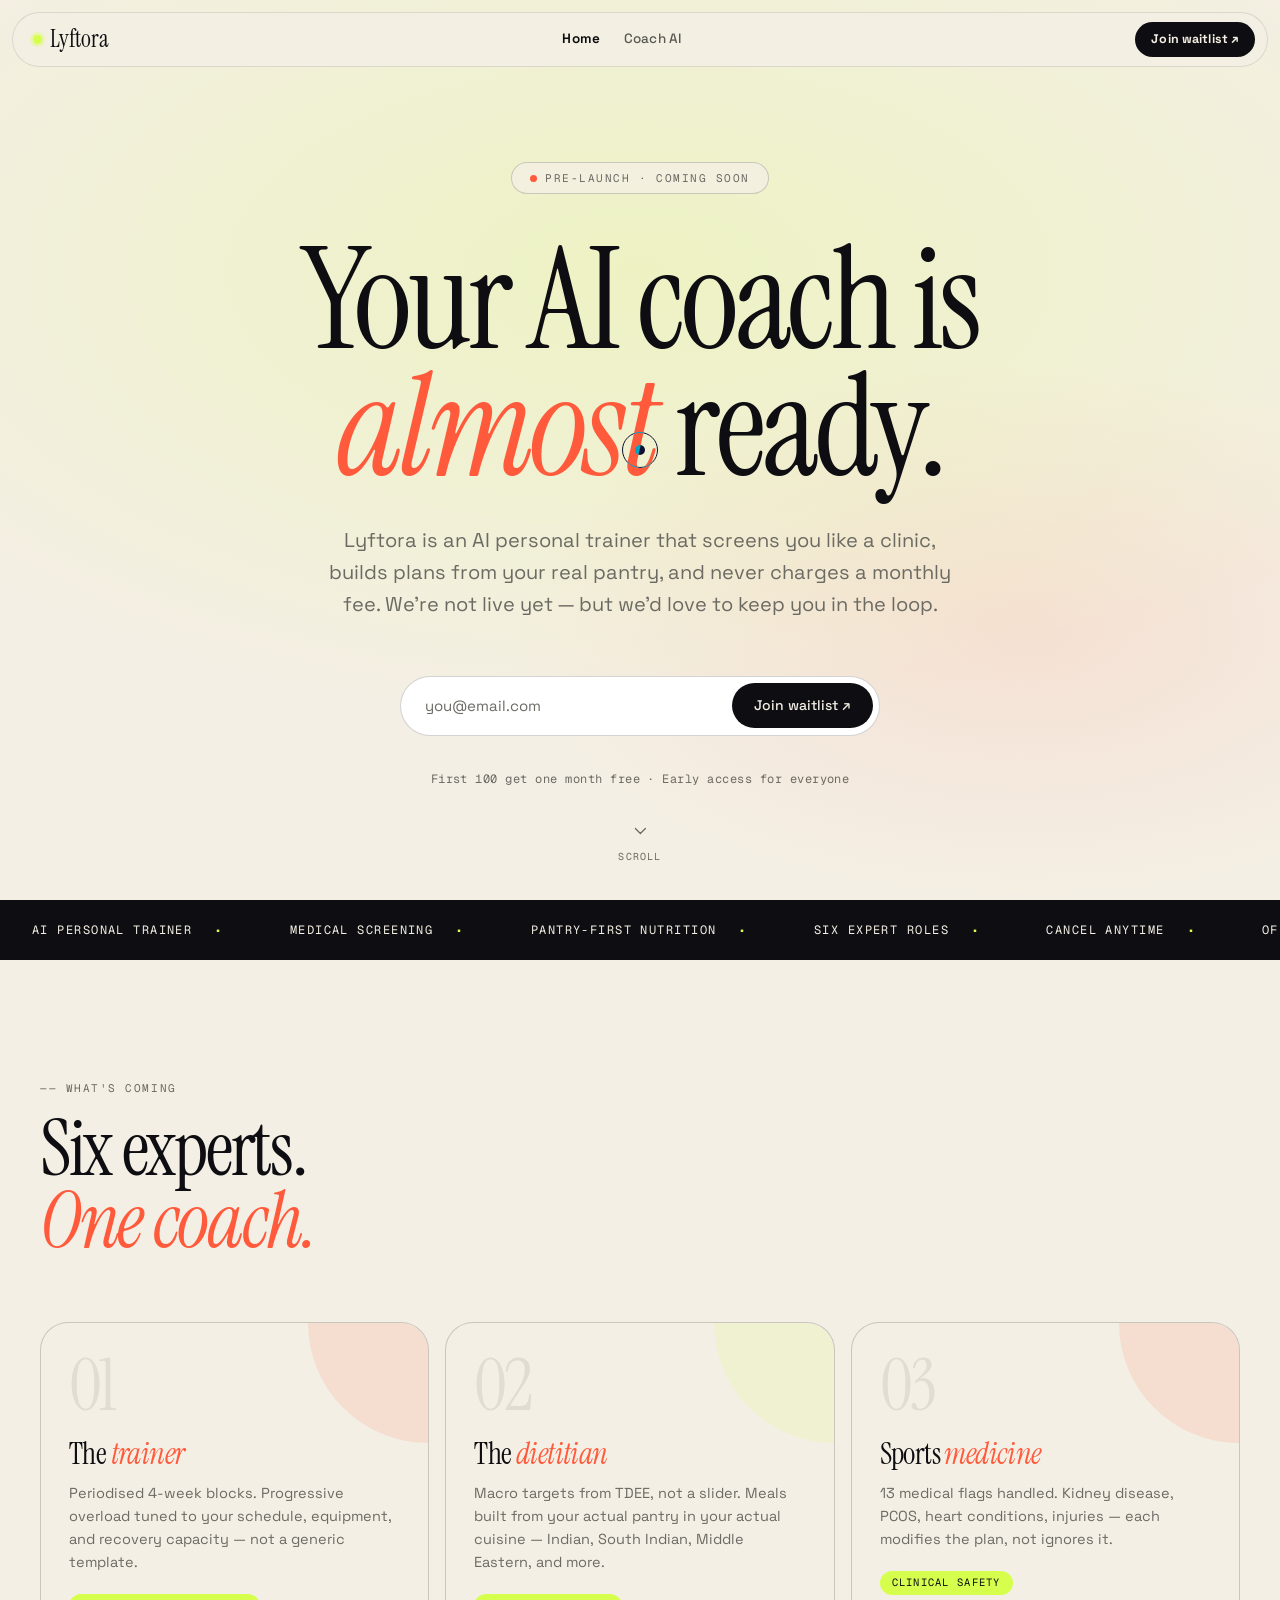
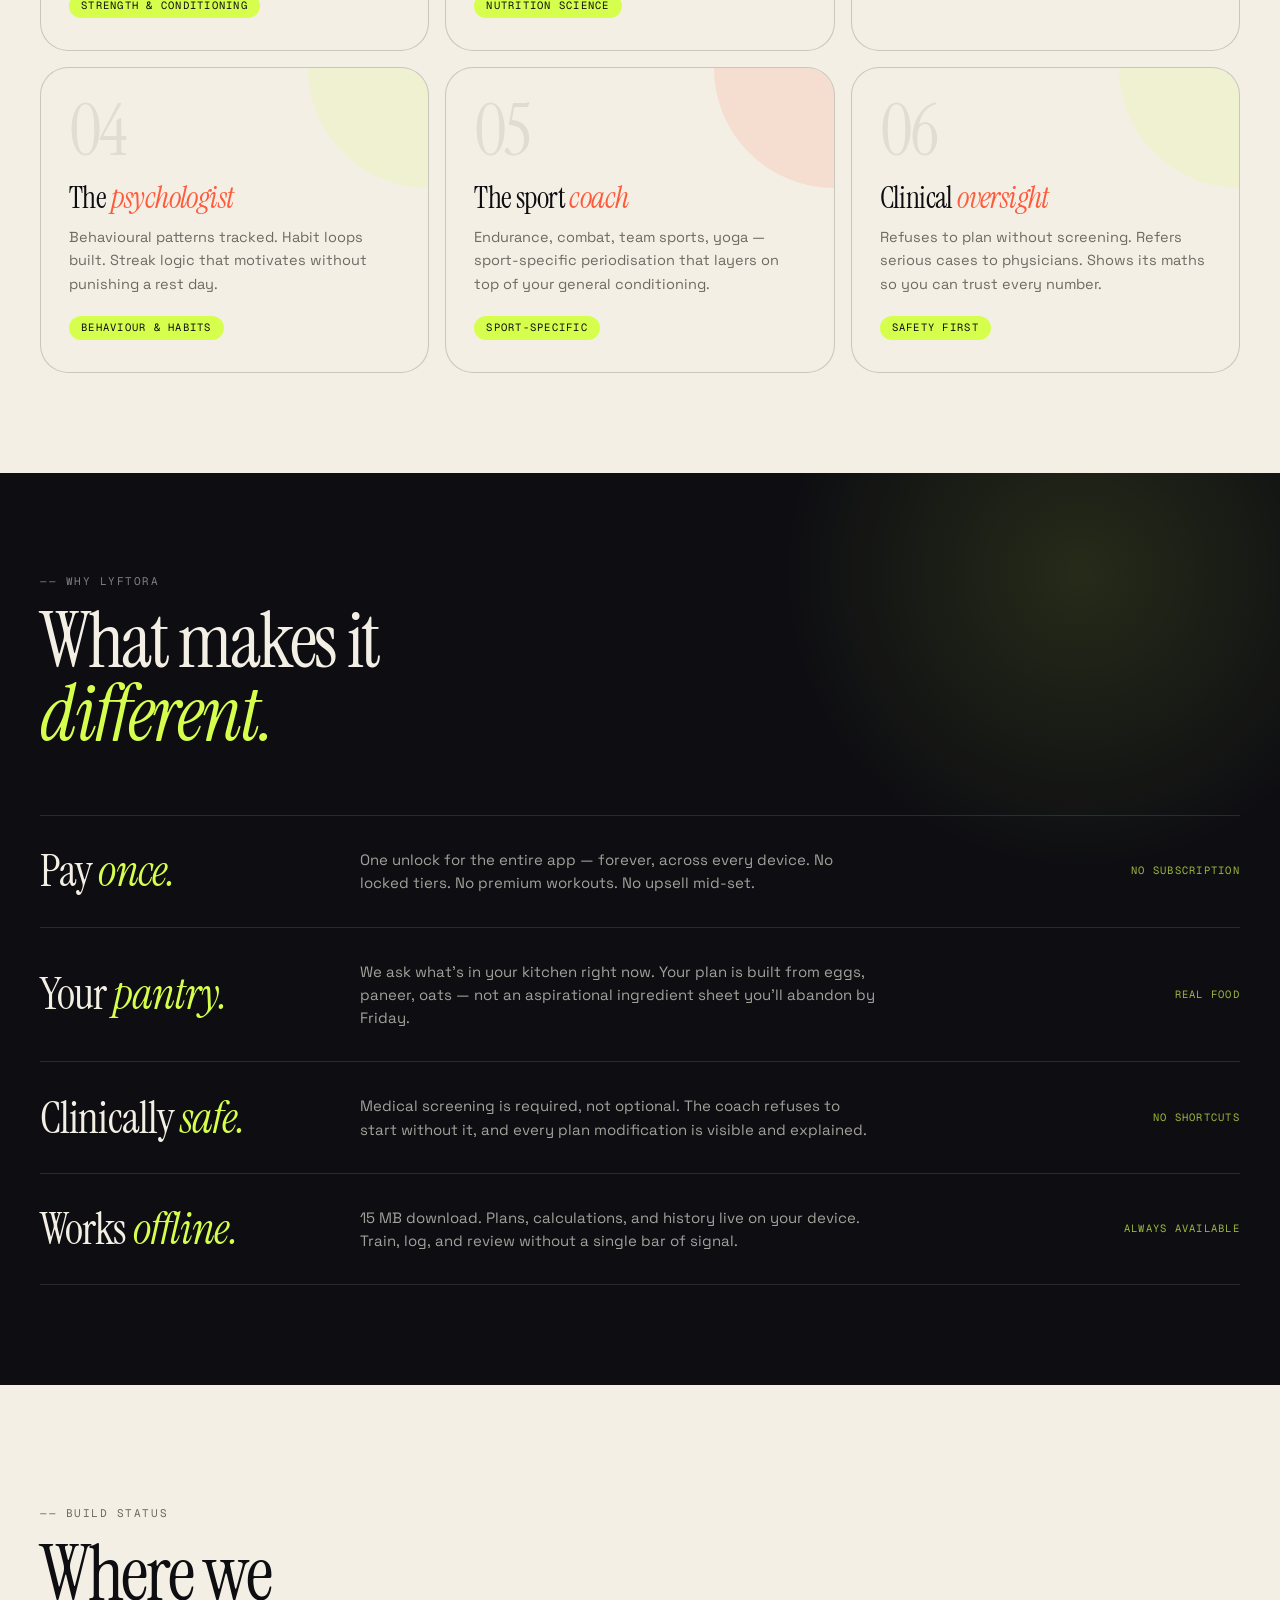
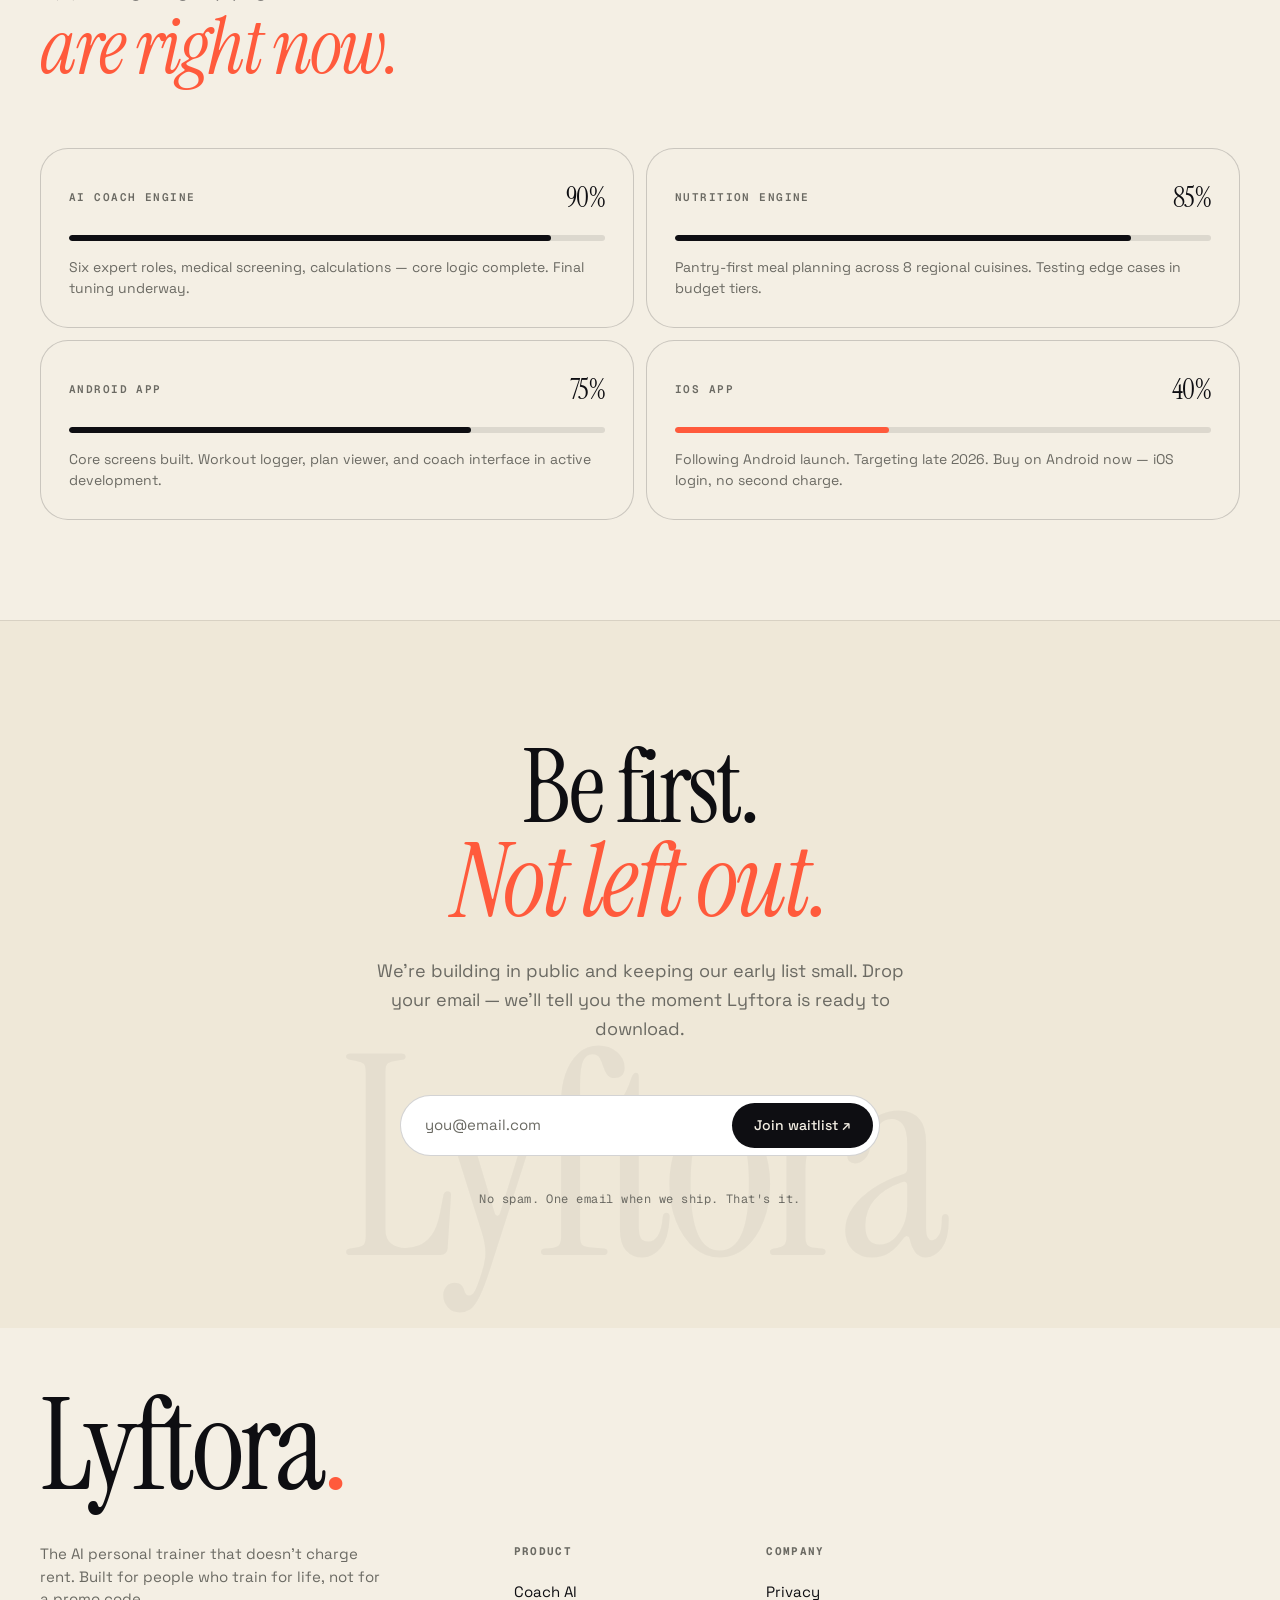
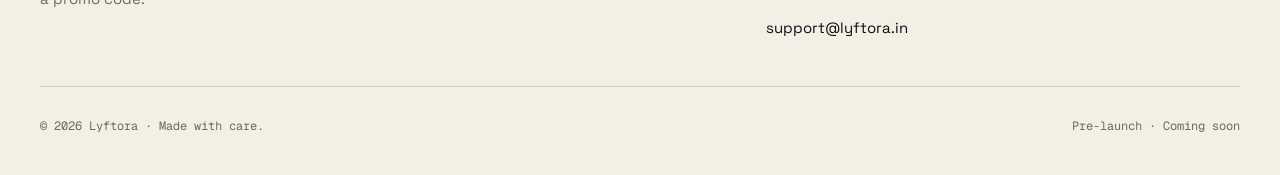
<file: index.html>
<!doctype html>
<html lang="en">
<head>
<meta charset="utf-8" />
<meta name="viewport" content="width=device-width, initial-scale=1" />
<title>Lyftora — Coming Soon</title>
<meta name="description" content="The AI personal trainer that doesn't charge rent. Launching soon — get early updates." />

<!-- Open Graph -->
<meta property="og:type" content="website" />
<meta property="og:url" content="https://lyftora.in/" />
<meta property="og:title" content="Lyftora — Coming Soon" />
<meta property="og:description" content="The AI personal trainer that doesn't charge rent. Launching soon." />
<meta property="og:image" content="https://lyftora.in/assets/images/lyftora-preview-thumbnail.png" />
<meta property="og:image:width" content="1200" />
<meta property="og:image:height" content="630" />

<!-- Twitter / X -->
<meta name="twitter:card" content="summary_large_image" />
<meta name="twitter:title" content="Lyftora — Coming Soon" />
<meta name="twitter:description" content="The AI personal trainer that doesn't charge rent. Launching soon." />
<meta name="twitter:image" content="https://lyftora.in/assets/images/lyftora-preview-thumbnail.png" />

<link rel="canonical" href="https://lyftora.in/" />
<link rel="preconnect" href="https://fonts.googleapis.com" />
<link rel="preconnect" href="https://fonts.gstatic.com" crossorigin />
<link href="https://fonts.googleapis.com/css2?family=Instrument+Serif:ital@0;1&family=Space+Grotesk:wght@400;500;600;700&family=Geist+Mono:wght@400;500&display=swap" rel="stylesheet" />
<link rel="stylesheet" href="css/index.css" />
<link rel="stylesheet" href="css/navbar.css" />
<link rel="stylesheet" href="css/footer.css" />
<link rel="stylesheet" href="css/waitlist.css" />

<style>
/* ── Tokens (mirrored from coach-ai.css) ── */
:root {
  --cream: #F4EFE4;
  --cream-2: #EFE8D8;
  --ink: #0E0E12;
  --muted: #6B6A63;
  --lime: #D6FF4D;
  --coral: #FF5A3C;
  --serif: "Instrument Serif", Georgia, serif;
  --sans: "Space Grotesk", system-ui, sans-serif;
  --mono: "Geist Mono", ui-monospace, monospace;
  --container: 1320px;
  --pad: clamp(16px, 4vw, 40px);
  --line: rgba(14,14,18,.1);
  --line-strong: rgba(14,14,18,.18);
  --r-md: 20px;
  --r-lg: 28px;
  --r-pill: 999px;
}

/* ── Layout ── */
.cs-wrap { overflow-x: hidden; }
.cs-container {
  max-width: var(--container);
  margin-inline: auto;
  padding-inline: var(--pad);
}

/* ── HERO ── */
.cs-hero {
  min-height: 100svh;
  display: grid;
  place-items: center;
  padding: 130px var(--pad) 80px;
  text-align: center;
  position: relative;
}

.cs-hero-glow {
  position: absolute;
  inset: 0;
  pointer-events: none;
  background:
    radial-gradient(ellipse 70% 50% at 50% 30%, color-mix(in srgb, var(--lime) 22%, transparent), transparent),
    radial-gradient(ellipse 40% 30% at 80% 70%, color-mix(in srgb, var(--coral) 10%, transparent), transparent);
  z-index: 0;
}

.cs-hero-inner { position: relative; z-index: 1; }

.cs-badge {
  display: inline-flex;
  align-items: center;
  gap: 8px;
  font-family: var(--mono);
  font-size: 11px;
  letter-spacing: .14em;
  text-transform: uppercase;
  color: var(--muted);
  border: 1px solid var(--line-strong);
  border-radius: var(--r-pill);
  padding: 7px 18px;
  margin-bottom: 44px;
  background: color-mix(in srgb, var(--cream) 80%, transparent);
  backdrop-filter: blur(8px);
}

.cs-badge-dot {
  width: 7px; height: 7px;
  border-radius: 50%;
  background: var(--coral);
  animation: blink-dot 2.2s ease-in-out infinite;
}
@keyframes blink-dot {
  0%, 100% { opacity: 1; transform: scale(1); }
  50%       { opacity: .35; transform: scale(.75); }
}

.cs-h1 {
  font-family: var(--serif);
  font-size: clamp(56px, 11vw, 150px);
  font-weight: 400;
  line-height: .9;
  letter-spacing: -.03em;
  max-width: 14ch;
  margin: 0 auto 32px;
}
.cs-h1 em { font-style: italic; color: var(--coral); }

.cs-hero-sub {
  font-size: clamp(16px, 2vw, 20px);
  color: var(--muted);
  line-height: 1.6;
  max-width: 50ch;
  margin: 0 auto 56px;
}

.cs-cta-group {
  display: flex;
  flex-direction: column;
  align-items: center;
  gap: 14px;
  width: 100%;
}

.cs-btn-primary {
  display: inline-flex;
  align-items: center;
  gap: 10px;
  background: var(--ink);
  color: var(--cream);
  font-family: var(--sans);
  font-size: 17px;
  font-weight: 600;
  padding: 18px 40px;
  border-radius: var(--r-pill);
  text-decoration: none;
  transition: background .2s, transform .2s, box-shadow .2s;
  box-shadow: 0 6px 28px color-mix(in srgb, var(--ink) 20%, transparent);
}
.cs-btn-primary:hover {
  background: var(--coral);
  transform: translateY(-3px);
  box-shadow: 0 12px 36px color-mix(in srgb, var(--coral) 32%, transparent);
}
.cs-btn-primary svg {
  width: 18px; height: 18px;
  stroke: currentColor; fill: none;
  stroke-width: 2; stroke-linecap: round; stroke-linejoin: round;
  transition: transform .2s;
}
.cs-btn-primary:hover svg { transform: translate(3px, -3px); }

.cs-email-note {
  font-family: var(--mono);
  font-size: 12px;
  color: var(--muted);
  letter-spacing: .04em;
}

/* Scroll cue */
.cs-scroll-cue {
  position: absolute;
  bottom: 36px;
  left: 50%;
  transform: translateX(-50%);
  display: flex;
  flex-direction: column;
  align-items: center;
  gap: 8px;
  font-family: var(--mono);
  font-size: 10px;
  letter-spacing: .12em;
  text-transform: uppercase;
  color: var(--muted);
  animation: float-cue 2.4s ease-in-out infinite;
  pointer-events: none;
}
@keyframes float-cue {
  0%, 100% { transform: translateX(-50%) translateY(0); }
  50%       { transform: translateX(-50%) translateY(6px); }
}
.cs-scroll-cue svg {
  width: 20px; height: 20px;
  stroke: var(--muted); fill: none;
  stroke-width: 1.5; stroke-linecap: round; stroke-linejoin: round;
}

/* ── TICKER ── */
.cs-ticker {
  background: var(--ink);
  color: var(--cream);
  padding: 14px 0;
  overflow: hidden;
  white-space: nowrap;
  border-block: 1px solid var(--ink);
}
.cs-ticker-track {
  display: inline-flex;
  gap: 0;
  animation: ticker-scroll 30s linear infinite;
}
.cs-ticker-track:hover { animation-play-state: paused; }
@keyframes ticker-scroll {
  from { transform: translateX(0); }
  to   { transform: translateX(-50%); }
}
.cs-ticker-item {
  display: inline-flex;
  align-items: center;
  gap: 20px;
  padding-inline: 32px;
  font-family: var(--mono);
  font-size: 12px;
  letter-spacing: .12em;
  text-transform: uppercase;
}
.cs-ticker-item::after {
  content: "·";
  color: var(--lime);
  font-size: 20px;
}

/* ── WHAT'S INSIDE ── */
.cs-inside {
  padding: 120px 0 100px;
}
.cs-sec-head {
  margin-bottom: 64px;
}
.cs-kicker {
  font-family: var(--mono);
  font-size: 11px;
  letter-spacing: .14em;
  text-transform: uppercase;
  color: var(--muted);
  display: block;
  margin-bottom: 16px;
}
.cs-sec-title {
  font-family: var(--serif);
  font-size: clamp(38px, 6vw, 88px);
  font-weight: 400;
  line-height: .95;
  letter-spacing: -.03em;
}
.cs-sec-title em { font-style: italic; color: var(--coral); }

.cs-cards {
  display: grid;
  grid-template-columns: 1fr;
  gap: 16px;
}
@media (min-width: 600px) { .cs-cards { grid-template-columns: 1fr 1fr; } }
@media (min-width: 980px) { .cs-cards { grid-template-columns: 1fr 1fr 1fr; } }

.cs-card {
  border: 1px solid var(--line-strong);
  border-radius: var(--r-lg);
  padding: 32px 28px;
  background: var(--cream);
  position: relative;
  overflow: hidden;
  transition: transform .25s, box-shadow .25s;
}
.cs-card:hover {
  transform: translateY(-4px);
  box-shadow: 0 12px 40px color-mix(in srgb, var(--ink) 10%, transparent);
}
.cs-card-accent {
  position: absolute;
  top: 0; right: 0;
  width: 120px; height: 120px;
  border-radius: 0 var(--r-lg) 0 120px;
  opacity: .12;
}
.cs-card-n {
  font-family: var(--serif);
  font-size: 72px;
  font-weight: 400;
  line-height: .85;
  letter-spacing: -.04em;
  opacity: .08;
  margin-bottom: 20px;
}
.cs-card h3 {
  font-family: var(--serif);
  font-size: clamp(22px, 3vw, 30px);
  font-weight: 400;
  line-height: 1.1;
  letter-spacing: -.02em;
  margin-bottom: 12px;
}
.cs-card h3 em { font-style: italic; color: var(--coral); }
.cs-card p {
  font-size: 14.5px;
  color: var(--muted);
  line-height: 1.6;
}
.cs-card-tag {
  display: inline-block;
  margin-top: 20px;
  font-family: var(--mono);
  font-size: 10.5px;
  letter-spacing: .12em;
  text-transform: uppercase;
  color: var(--ink);
  background: var(--lime);
  border-radius: var(--r-pill);
  padding: 4px 12px;
}

/* ── WHY DIFFERENT ── */
.cs-why {
  padding: 100px 0;
  background: var(--ink);
  color: var(--cream);
  position: relative;
  overflow: hidden;
}
.cs-why::before {
  content: "";
  position: absolute;
  width: 600px; height: 600px;
  border-radius: 50%;
  background: radial-gradient(circle, color-mix(in srgb, var(--lime) 12%, transparent), transparent 70%);
  top: -200px; right: -100px;
  pointer-events: none;
}
.cs-why .cs-kicker { color: color-mix(in srgb, var(--cream) 50%, transparent); }
.cs-why .cs-sec-title { color: var(--cream); }

.cs-rows {
  margin-top: 64px;
  border-top: 1px solid color-mix(in srgb, var(--cream) 12%, transparent);
}
.cs-row {
  display: grid;
  grid-template-columns: 1fr;
  gap: 12px;
  padding: 28px 0;
  border-bottom: 1px solid color-mix(in srgb, var(--cream) 12%, transparent);
  transition: padding .3s;
}
@media (min-width: 760px) {
  .cs-row {
    grid-template-columns: 280px 1fr auto;
    gap: 40px;
    align-items: center;
    padding: 32px 0;
  }
}
.cs-row-label {
  font-family: var(--serif);
  font-size: clamp(26px, 4vw, 44px);
  font-weight: 400;
  line-height: 1;
  letter-spacing: -.02em;
  color: var(--cream);
}
.cs-row-label em { font-style: italic; color: var(--lime); }
.cs-row-body {
  font-size: 15px;
  color: color-mix(in srgb, var(--cream) 65%, transparent);
  line-height: 1.55;
  max-width: 52ch;
}
.cs-row-tag {
  font-family: var(--mono);
  font-size: 10.5px;
  letter-spacing: .12em;
  text-transform: uppercase;
  color: var(--lime);
  opacity: .7;
  white-space: nowrap;
}

/* ── WHAT WE'RE BUILDING ── */
.cs-building {
  padding: 120px 0 100px;
}
.cs-progress-grid {
  display: grid;
  grid-template-columns: 1fr;
  gap: 12px;
  margin-top: 56px;
}
@media (min-width: 760px) { .cs-progress-grid { grid-template-columns: 1fr 1fr; } }

.cs-progress-item {
  border: 1px solid var(--line-strong);
  border-radius: var(--r-lg);
  padding: 28px;
  display: flex;
  flex-direction: column;
  gap: 16px;
  background: var(--cream);
}
.cs-progress-top {
  display: flex;
  align-items: center;
  justify-content: space-between;
}
.cs-progress-name {
  font-family: var(--mono);
  font-size: 11px;
  letter-spacing: .13em;
  text-transform: uppercase;
  color: var(--muted);
  font-weight: 600;
}
.cs-progress-pct {
  font-family: var(--serif);
  font-size: 28px;
  font-weight: 400;
  letter-spacing: -.02em;
  color: var(--ink);
}
.cs-progress-bar {
  height: 6px;
  background: var(--line);
  border-radius: 99px;
  overflow: hidden;
}
.cs-progress-fill {
  height: 100%;
  border-radius: 99px;
  background: var(--ink);
  transform-origin: left;
  animation: fill-bar .9s cubic-bezier(.2,.8,.3,1) both;
  animation-delay: var(--delay, 0s);
}
@keyframes fill-bar {
  from { transform: scaleX(0); }
  to   { transform: scaleX(1); }
}
.cs-progress-label {
  font-size: 14px;
  color: var(--muted);
  line-height: 1.5;
}

/* ── FINAL CTA ── */
.cs-final {
  padding: 120px var(--pad);
  text-align: center;
  background: var(--cream-2);
  border-top: 1px solid var(--line);
  position: relative;
  overflow: hidden;
}
.cs-final::before {
  content: "Lyftora";
  position: absolute;
  bottom: -.15em; left: 50%;
  transform: translateX(-50%);
  font-family: var(--serif);
  font-size: clamp(100px, 22vw, 280px);
  font-weight: 400;
  letter-spacing: -.04em;
  color: var(--ink);
  opacity: .04;
  white-space: nowrap;
  pointer-events: none;
  user-select: none;
}
.cs-final-h2 {
  font-family: var(--serif);
  font-size: clamp(44px, 8vw, 110px);
  font-weight: 400;
  line-height: .92;
  letter-spacing: -.03em;
  margin-bottom: 28px;
}
.cs-final-h2 em { font-style: italic; color: var(--coral); }
.cs-final-sub {
  font-size: clamp(15px, 1.8vw, 18px);
  color: var(--muted);
  line-height: 1.6;
  max-width: 46ch;
  margin: 0 auto 52px;
}
.cs-final-cta {
  display: flex;
  flex-direction: column;
  align-items: center;
  gap: 16px;
  position: relative;
  z-index: 1;
}
.cs-final-note {
  font-family: var(--mono);
  font-size: 12px;
  color: var(--muted);
  letter-spacing: .04em;
}

/* Reveal animation */
.reveal {
  opacity: 0;
  transform: translateY(24px);
  transition: opacity .6s ease, transform .6s ease;
}
.reveal.is-visible {
  opacity: 1;
  transform: none;
}

/* ── Skip link ── */
.skip-link {
  position: absolute;
  left: -9999px;
  top: auto;
  z-index: 9999;
}
.skip-link:focus {
  left: 1rem;
  top: 1rem;
  background: #0E0E12;
  color: #F4EFE4;
  padding: .5rem .75rem;
  border-radius: .5rem;
  font-family: var(--sans);
  font-size: 14px;
  font-weight: 600;
  text-decoration: none;
  outline: 2px solid var(--lime);
  outline-offset: 2px;
}
</style>
<script type="application/ld+json">
{
  "@context": "https://schema.org",
  "@type": "Organization",
  "name": "Lyftora",
  "url": "https://lyftora.in"
}
</script>
<script type="application/ld+json">
{
  "@context": "https://schema.org",
  "@type": "WebSite",
  "name": "Lyftora",
  "url": "https://lyftora.in"
}
</script>
</head>
<body>
<a class="skip-link" href="#main">Skip to content</a>
<div class="cs-wrap">
<main id="main">

<!-- ── HERO ── -->
<section class="cs-hero">
  <div class="cs-hero-glow" aria-hidden="true"></div>
  <div class="cs-hero-inner">
    <div class="cs-badge">
      <span class="cs-badge-dot" aria-hidden="true"></span>
      Pre-launch &middot; Coming soon
    </div>

    <h1 class="cs-h1">
      Your AI coach is <em>almost</em> ready.
    </h1>

    <p class="cs-hero-sub">
      Lyftora is an AI personal trainer that screens you like a clinic, builds plans from your real pantry, and never charges a monthly fee.
      We're not live yet — but we'd love to keep you in the loop.
    </p>

    <div class="cs-cta-group">
      <div id="waitlist" class="waitlist">
        <form class="waitlist-form" novalidate>
          <input
            type="email"
            name="email"
            required
            placeholder="you@email.com"
            autocomplete="email"
            aria-label="Email address"
          />
          <button type="submit">Join waitlist <span aria-hidden="true">↗</span></button>
        </form>
        <p class="waitlist-status" role="status" aria-live="polite"></p>
        <p class="waitlist-microcopy">First 100 get one month free &middot; Early access for everyone</p>
      </div>
    </div>
  </div>

  <div class="cs-scroll-cue" aria-hidden="true">
    <svg viewBox="0 0 24 24"><polyline points="6 9 12 15 18 9"/></svg>
    Scroll
  </div>
</section>

<!-- ── TICKER ── -->
<div class="cs-ticker" aria-hidden="true">
  <div class="cs-ticker-track">
    <!-- two copies for seamless loop -->
    <span class="cs-ticker-item">AI Personal Trainer</span>
    <span class="cs-ticker-item">Medical Screening</span>
    <span class="cs-ticker-item">Pantry-First Nutrition</span>
    <span class="cs-ticker-item">Six Expert Roles</span>
    <span class="cs-ticker-item">Cancel Anytime</span>
    <span class="cs-ticker-item">Offline-First · 15 MB</span>
    <span class="cs-ticker-item">Android &amp; iOS</span>
    <span class="cs-ticker-item">4-Week Progressive Plans</span>
    <span class="cs-ticker-item">AI Personal Trainer</span>
    <span class="cs-ticker-item">Medical Screening</span>
    <span class="cs-ticker-item">Pantry-First Nutrition</span>
    <span class="cs-ticker-item">Six Expert Roles</span>
    <span class="cs-ticker-item">Cancel Anytime</span>
    <span class="cs-ticker-item">Offline-First · 15 MB</span>
    <span class="cs-ticker-item">Android &amp; iOS</span>
    <span class="cs-ticker-item">4-Week Progressive Plans</span>
  </div>
</div>

<!-- ── WHAT'S INSIDE ── -->
<section class="cs-inside">
  <div class="cs-container">
    <div class="cs-sec-head reveal">
      <span class="cs-kicker">—— What's coming</span>
      <h2 class="cs-sec-title">Six experts.<br/><em>One coach.</em></h2>
    </div>

    <div class="cs-cards">
      <div class="cs-card reveal">
        <div class="cs-card-accent" style="background:var(--coral)"></div>
        <div class="cs-card-n">01</div>
        <h3>The <em>trainer</em></h3>
        <p>Periodised 4-week blocks. Progressive overload tuned to your schedule, equipment, and recovery capacity — not a generic template.</p>
        <span class="cs-card-tag">Strength &amp; Conditioning</span>
      </div>
      <div class="cs-card reveal">
        <div class="cs-card-accent" style="background:var(--lime)"></div>
        <div class="cs-card-n">02</div>
        <h3>The <em>dietitian</em></h3>
        <p>Macro targets from TDEE, not a slider. Meals built from your actual pantry in your actual cuisine — Indian, South Indian, Middle Eastern, and more.</p>
        <span class="cs-card-tag">Nutrition Science</span>
      </div>
      <div class="cs-card reveal">
        <div class="cs-card-accent" style="background:var(--coral)"></div>
        <div class="cs-card-n">03</div>
        <h3>Sports <em>medicine</em></h3>
        <p>13 medical flags handled. Kidney disease, PCOS, heart conditions, injuries — each modifies the plan, not ignores it.</p>
        <span class="cs-card-tag">Clinical Safety</span>
      </div>
      <div class="cs-card reveal">
        <div class="cs-card-accent" style="background:var(--lime)"></div>
        <div class="cs-card-n">04</div>
        <h3>The <em>psychologist</em></h3>
        <p>Behavioural patterns tracked. Habit loops built. Streak logic that motivates without punishing a rest day.</p>
        <span class="cs-card-tag">Behaviour &amp; Habits</span>
      </div>
      <div class="cs-card reveal">
        <div class="cs-card-accent" style="background:var(--coral)"></div>
        <div class="cs-card-n">05</div>
        <h3>The sport <em>coach</em></h3>
        <p>Endurance, combat, team sports, yoga — sport-specific periodisation that layers on top of your general conditioning.</p>
        <span class="cs-card-tag">Sport-Specific</span>
      </div>
      <div class="cs-card reveal">
        <div class="cs-card-accent" style="background:var(--lime)"></div>
        <div class="cs-card-n">06</div>
        <h3>Clinical <em>oversight</em></h3>
        <p>Refuses to plan without screening. Refers serious cases to physicians. Shows its maths so you can trust every number.</p>
        <span class="cs-card-tag">Safety First</span>
      </div>
    </div>
  </div>
</section>

<!-- ── WHY DIFFERENT ── -->
<section class="cs-why">
  <div class="cs-container">
    <div class="cs-sec-head reveal">
      <span class="cs-kicker">—— Why Lyftora</span>
      <h2 class="cs-sec-title" style="color:var(--cream)">What makes it<br/><em style="color:var(--lime)">different.</em></h2>
    </div>

    <div class="cs-rows">
      <div class="cs-row reveal">
        <div class="cs-row-label">Pay <em>once.</em></div>
        <div class="cs-row-body">One unlock for the entire app — forever, across every device. No locked tiers. No premium workouts. No upsell mid-set.</div>
        <div class="cs-row-tag">No subscription</div>
      </div>
      <div class="cs-row reveal">
        <div class="cs-row-label">Your <em>pantry.</em></div>
        <div class="cs-row-body">We ask what's in your kitchen right now. Your plan is built from eggs, paneer, oats — not an aspirational ingredient sheet you'll abandon by Friday.</div>
        <div class="cs-row-tag">Real food</div>
      </div>
      <div class="cs-row reveal">
        <div class="cs-row-label">Clinically <em>safe.</em></div>
        <div class="cs-row-body">Medical screening is required, not optional. The coach refuses to start without it, and every plan modification is visible and explained.</div>
        <div class="cs-row-tag">No shortcuts</div>
      </div>
      <div class="cs-row reveal">
        <div class="cs-row-label">Works <em>offline.</em></div>
        <div class="cs-row-body">15 MB download. Plans, calculations, and history live on your device. Train, log, and review without a single bar of signal.</div>
        <div class="cs-row-tag">Always available</div>
      </div>
    </div>
  </div>
</section>

<!-- ── BUILD STATUS ── -->
<section class="cs-building">
  <div class="cs-container">
    <div class="cs-sec-head reveal">
      <span class="cs-kicker">—— Build status</span>
      <h2 class="cs-sec-title">Where we<br/><em>are right now.</em></h2>
    </div>

    <div class="cs-progress-grid">
      <div class="cs-progress-item reveal">
        <div class="cs-progress-top">
          <span class="cs-progress-name">AI Coach Engine</span>
          <span class="cs-progress-pct">90%</span>
        </div>
        <div class="cs-progress-bar">
          <div class="cs-progress-fill" style="width:90%;--delay:.1s"></div>
        </div>
        <p class="cs-progress-label">Six expert roles, medical screening, calculations — core logic complete. Final tuning underway.</p>
      </div>
      <div class="cs-progress-item reveal">
        <div class="cs-progress-top">
          <span class="cs-progress-name">Nutrition Engine</span>
          <span class="cs-progress-pct">85%</span>
        </div>
        <div class="cs-progress-bar">
          <div class="cs-progress-fill" style="width:85%;--delay:.2s"></div>
        </div>
        <p class="cs-progress-label">Pantry-first meal planning across 8 regional cuisines. Testing edge cases in budget tiers.</p>
      </div>
      <div class="cs-progress-item reveal">
        <div class="cs-progress-top">
          <span class="cs-progress-name">Android App</span>
          <span class="cs-progress-pct">75%</span>
        </div>
        <div class="cs-progress-bar">
          <div class="cs-progress-fill" style="width:75%;--delay:.3s"></div>
        </div>
        <p class="cs-progress-label">Core screens built. Workout logger, plan viewer, and coach interface in active development.</p>
      </div>
      <div class="cs-progress-item reveal">
        <div class="cs-progress-top">
          <span class="cs-progress-name">iOS App</span>
          <span class="cs-progress-pct">40%</span>
        </div>
        <div class="cs-progress-bar">
          <div class="cs-progress-fill" style="width:40%;background:var(--coral);--delay:.4s"></div>
        </div>
        <p class="cs-progress-label">Following Android launch. Targeting late 2026. Buy on Android now — iOS login, no second charge.</p>
      </div>
    </div>
  </div>
</section>

<!-- ── FINAL CTA ── -->
<section class="cs-final">
  <h2 class="cs-final-h2 reveal">Be first.<br/><em>Not left out.</em></h2>
  <p class="cs-final-sub reveal">
    We're building in public and keeping our early list small.
    Drop your email — we'll tell you the moment Lyftora is ready to download.
  </p>
  <div class="cs-final-cta reveal">
    <div class="waitlist">
      <form class="waitlist-form" novalidate>
        <input
          type="email"
          name="email"
          required
          placeholder="you@email.com"
          autocomplete="email"
          aria-label="Email address"
        />
        <button type="submit">Join waitlist <span aria-hidden="true">↗</span></button>
      </form>
      <p class="waitlist-status" role="status" aria-live="polite"></p>
      <p class="waitlist-microcopy">No spam. One email when we ship. That's it.</p>
    </div>
  </div>
</section>

</main>
<footer></footer>

</div><!-- /.cs-wrap -->

<script src="js/navbar.js" defer></script>
<script src="js/footer.js" defer></script>
<script>
/* Reveal on scroll */
const io = new IntersectionObserver(es => {
  es.forEach(e => { if (e.isIntersecting) { e.target.classList.add('is-visible'); io.unobserve(e.target); } });
}, { threshold: 0.12 });
document.querySelectorAll('.reveal').forEach(el => io.observe(el));
</script>
</body>
</html>
</file>
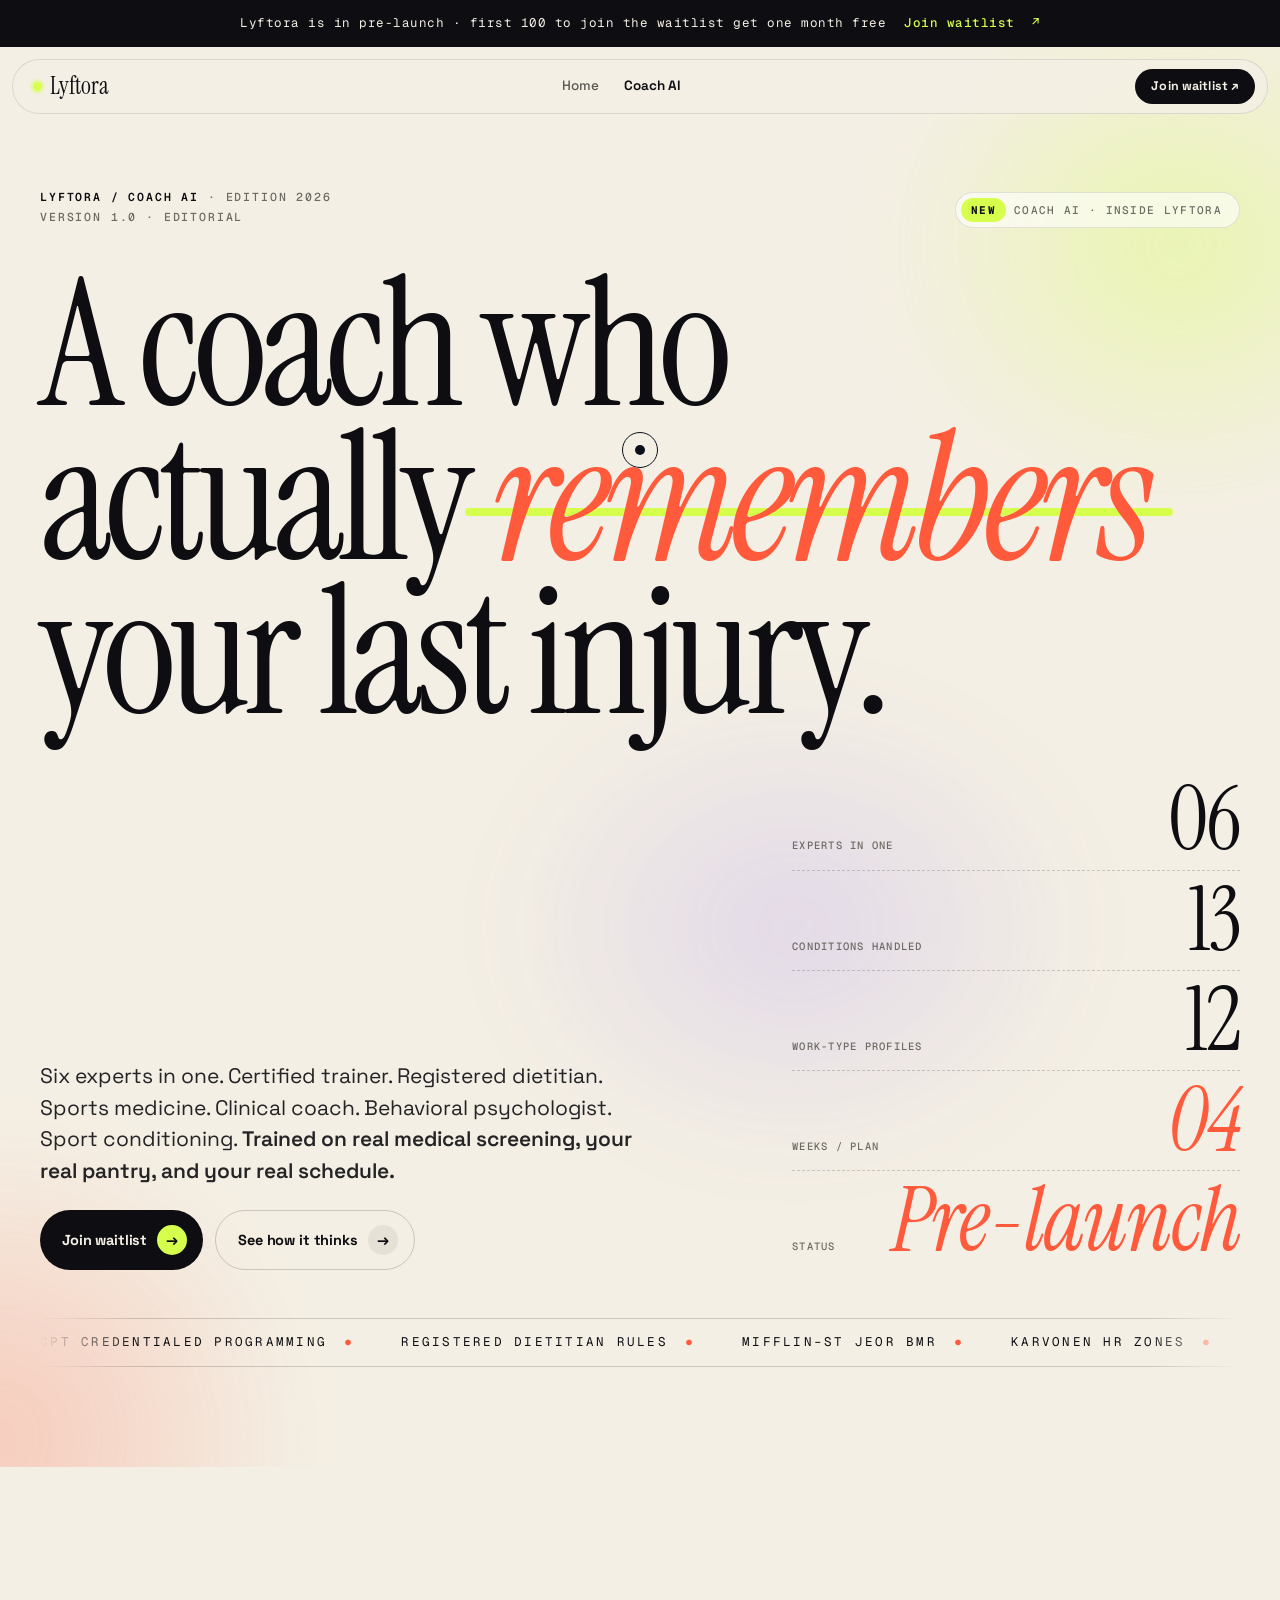
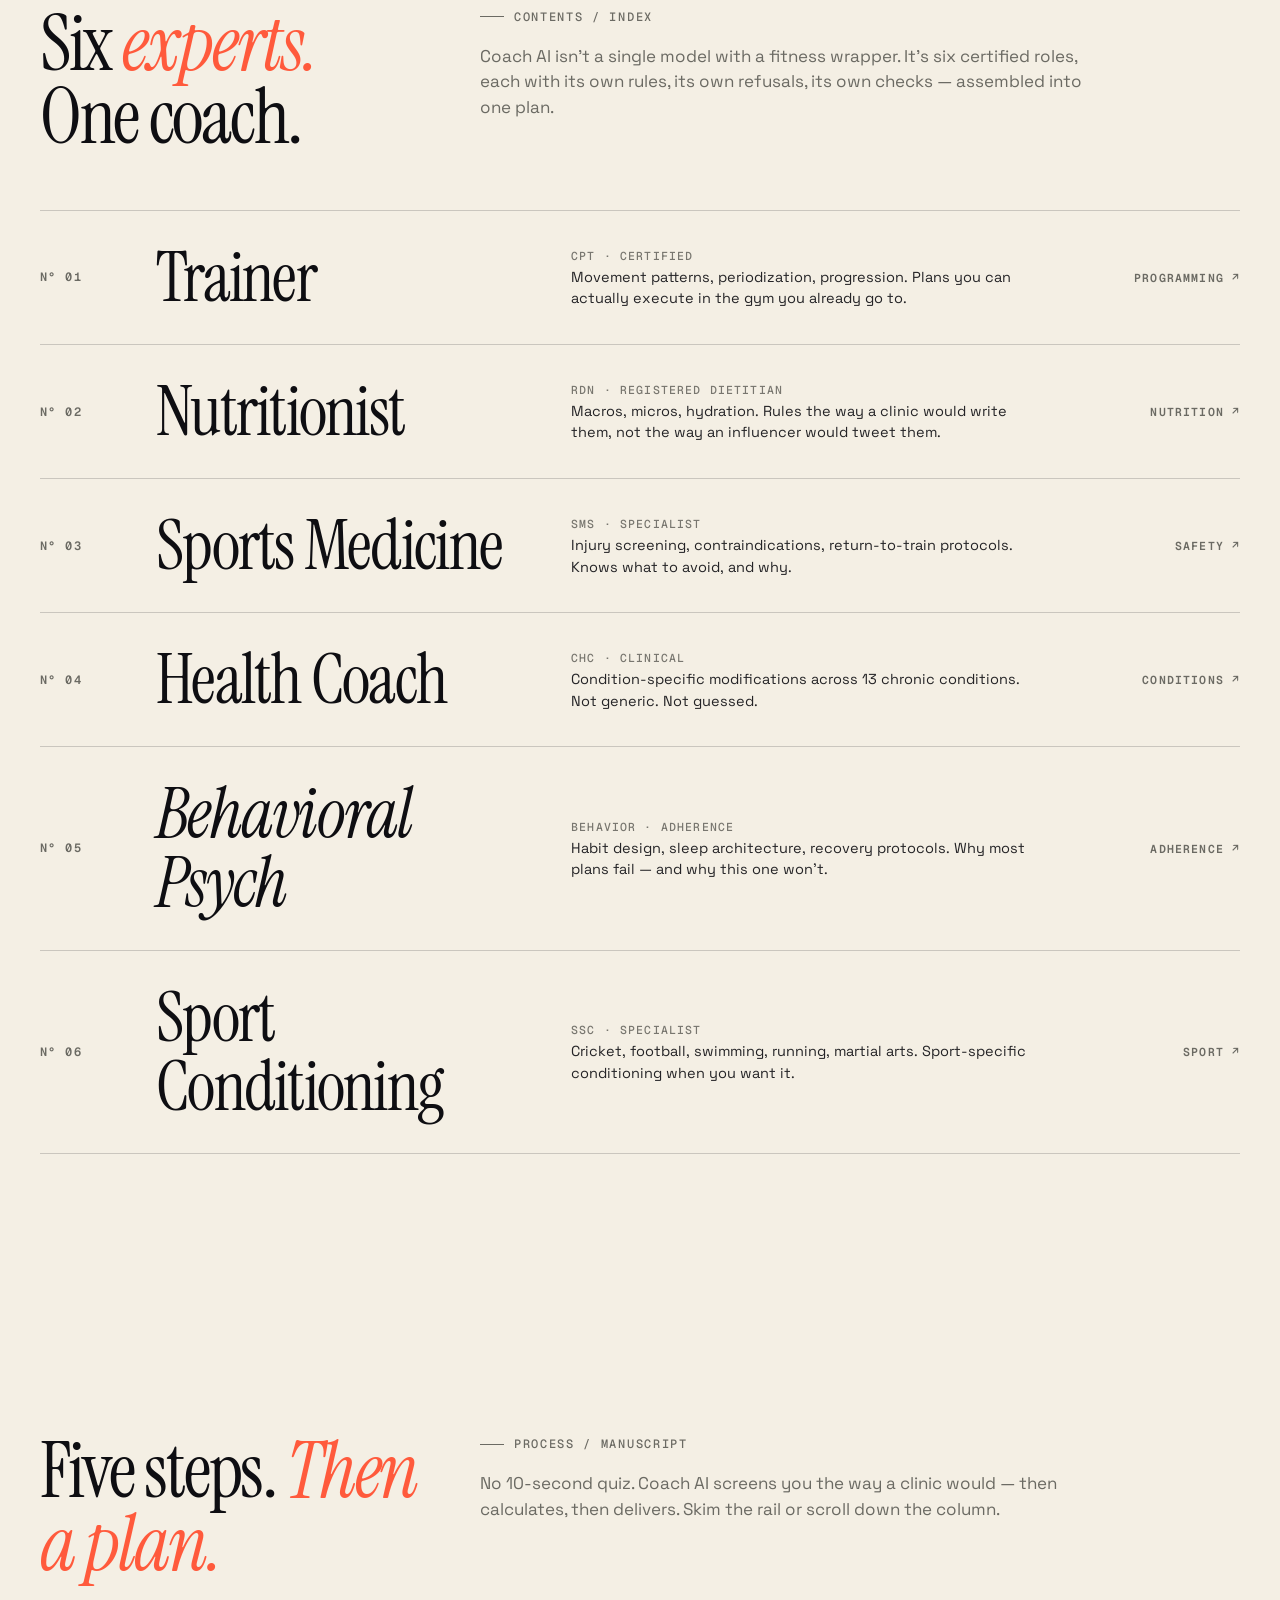
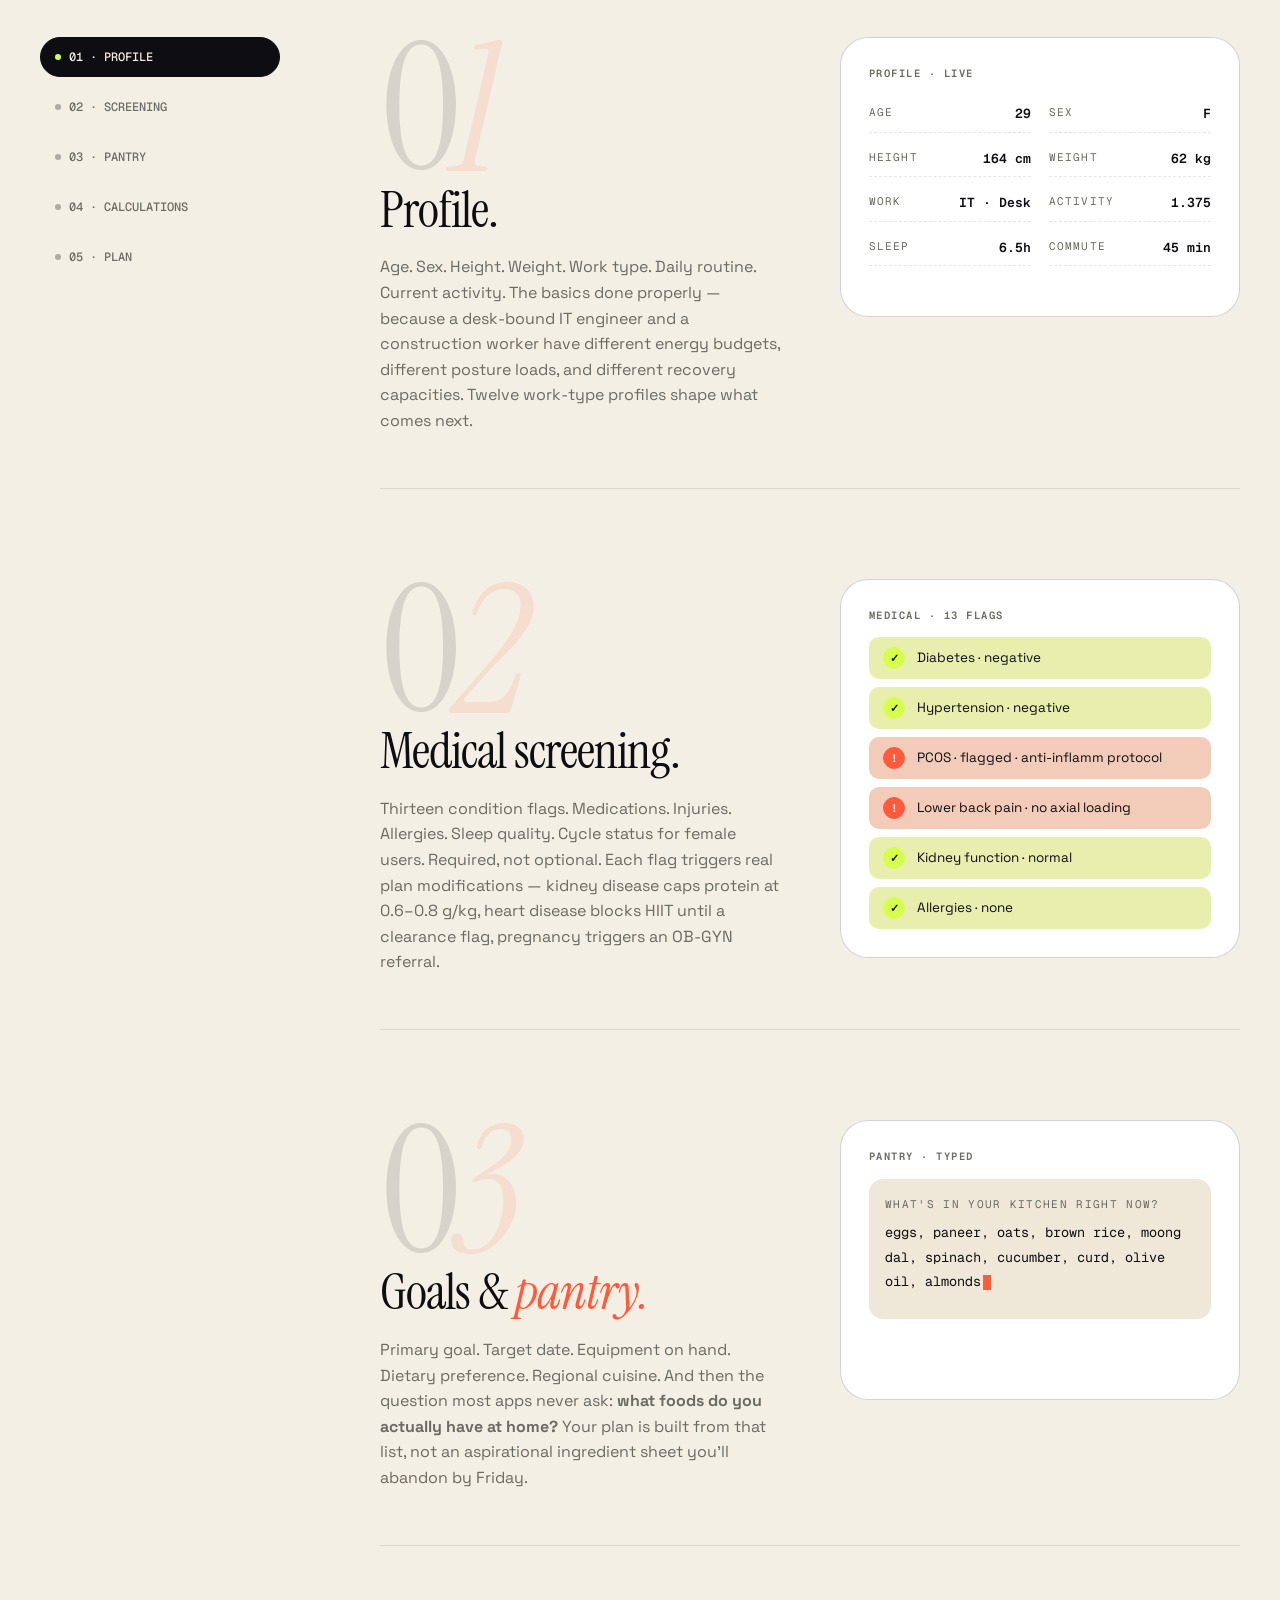
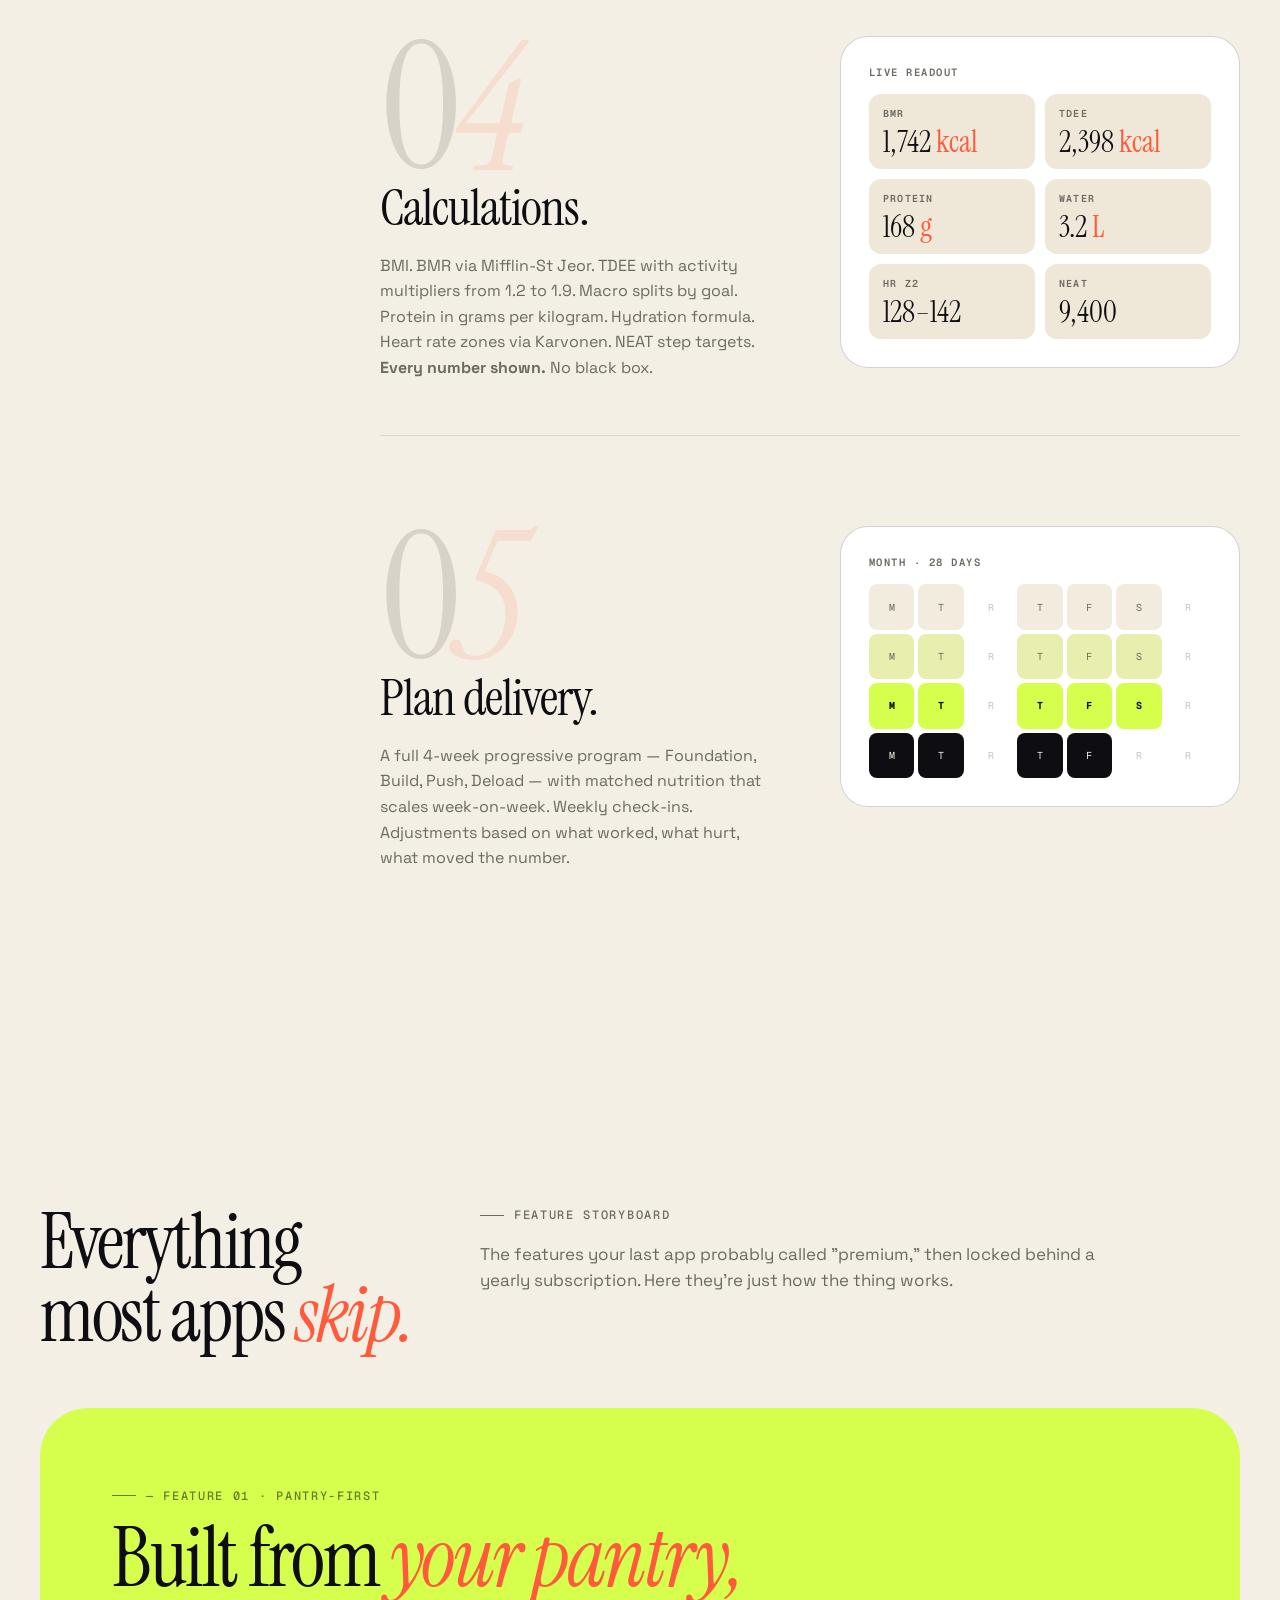
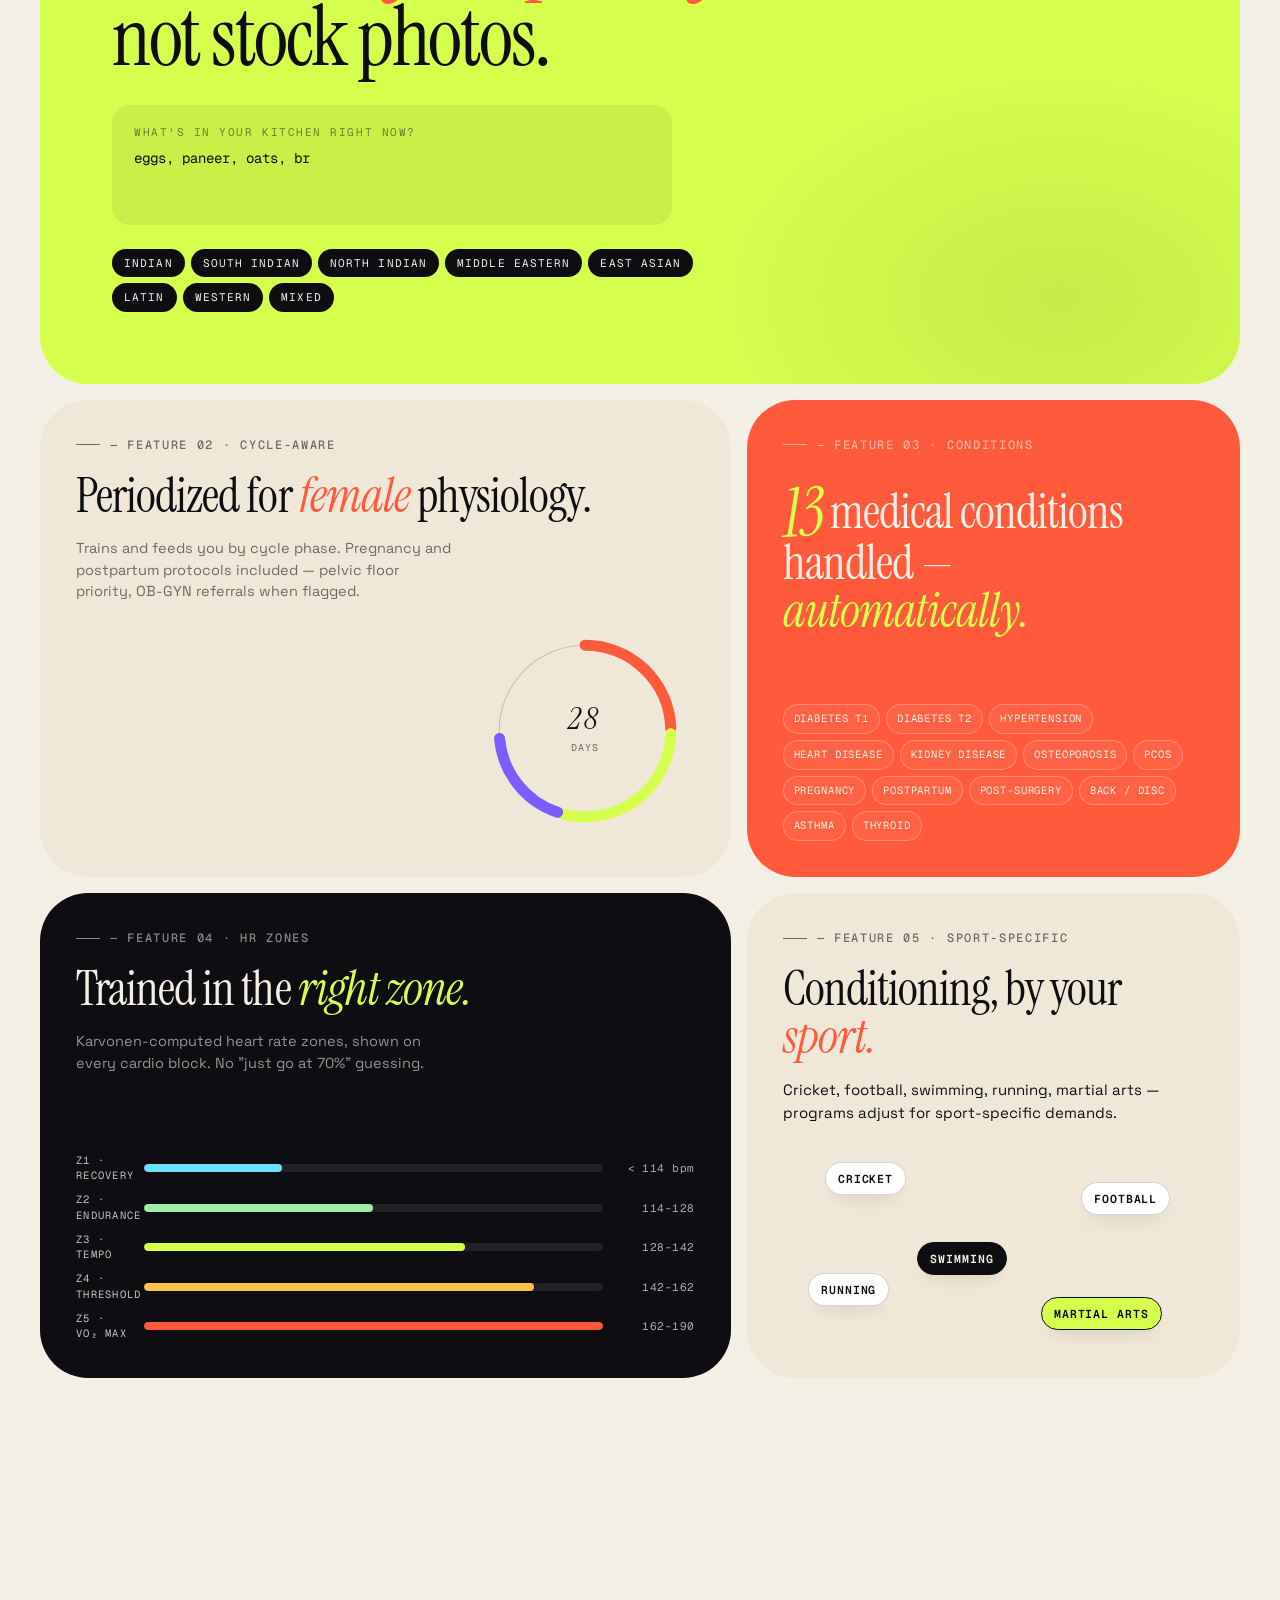
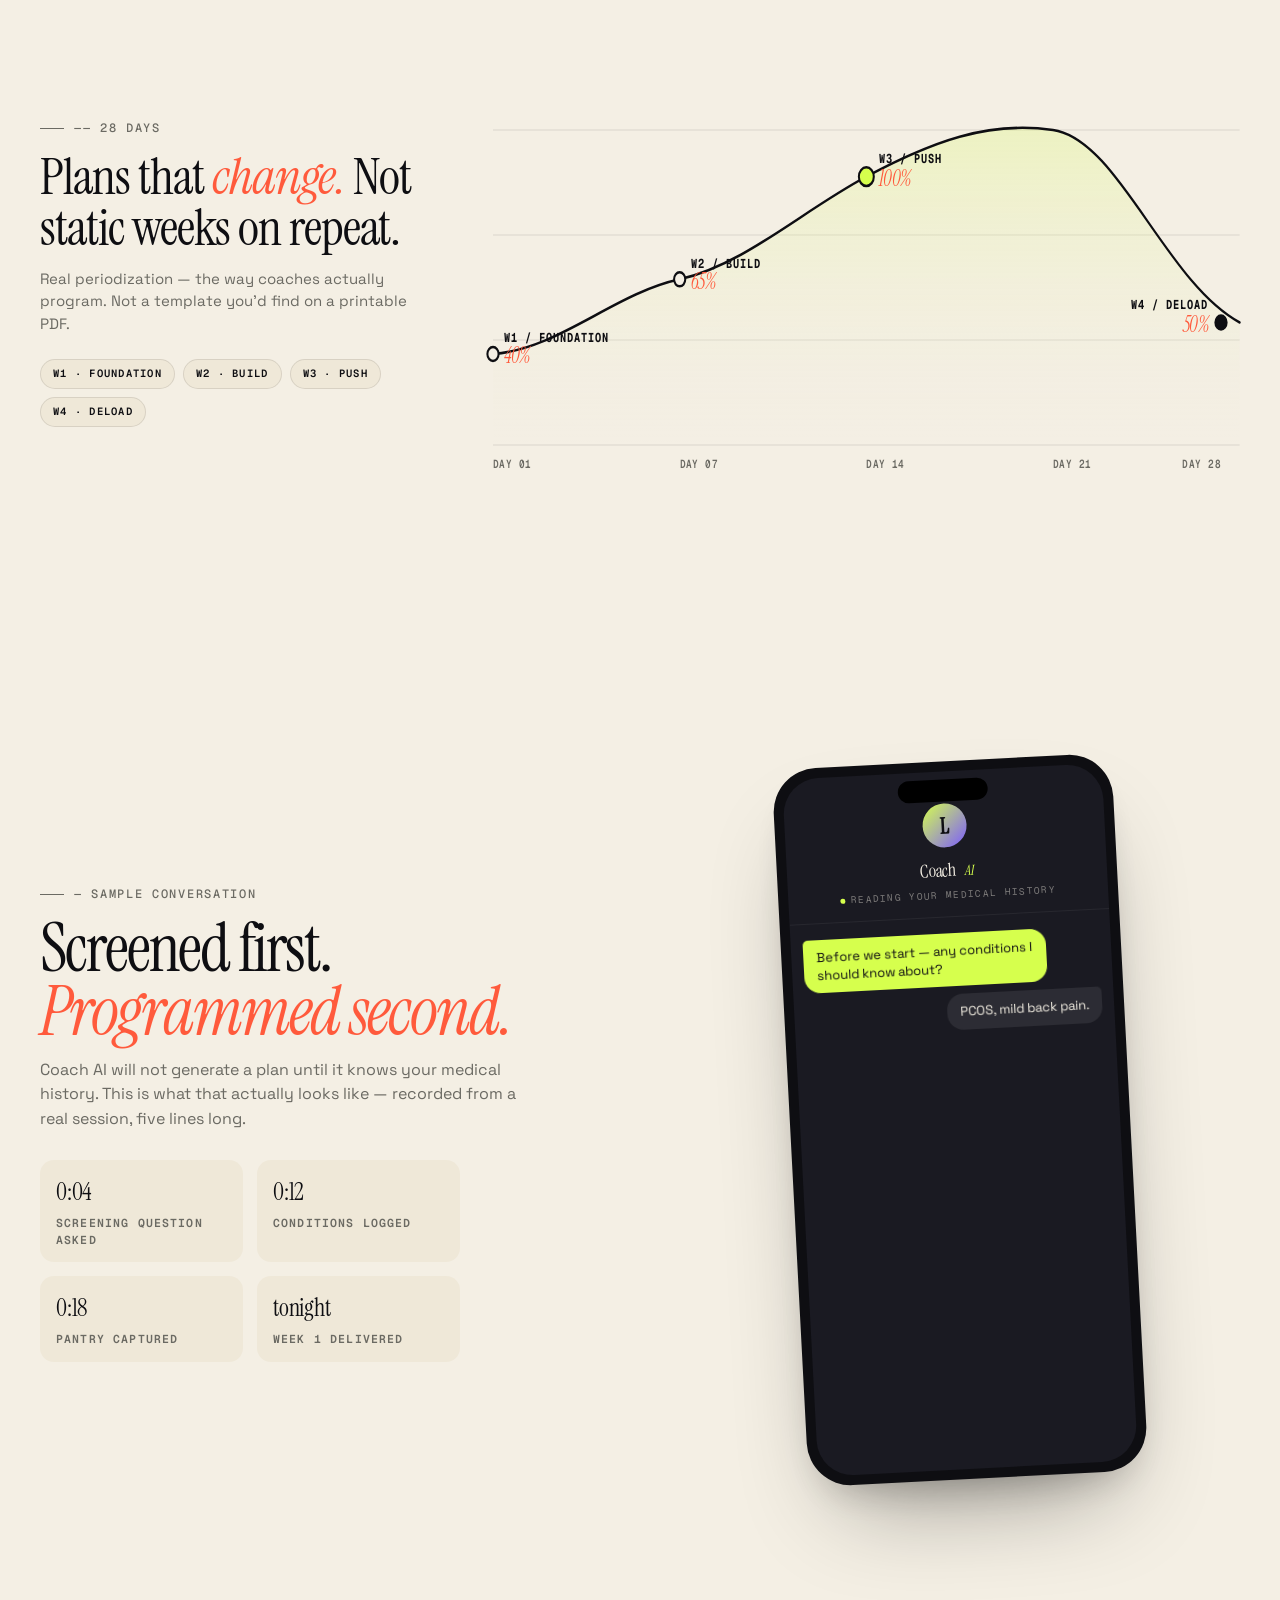
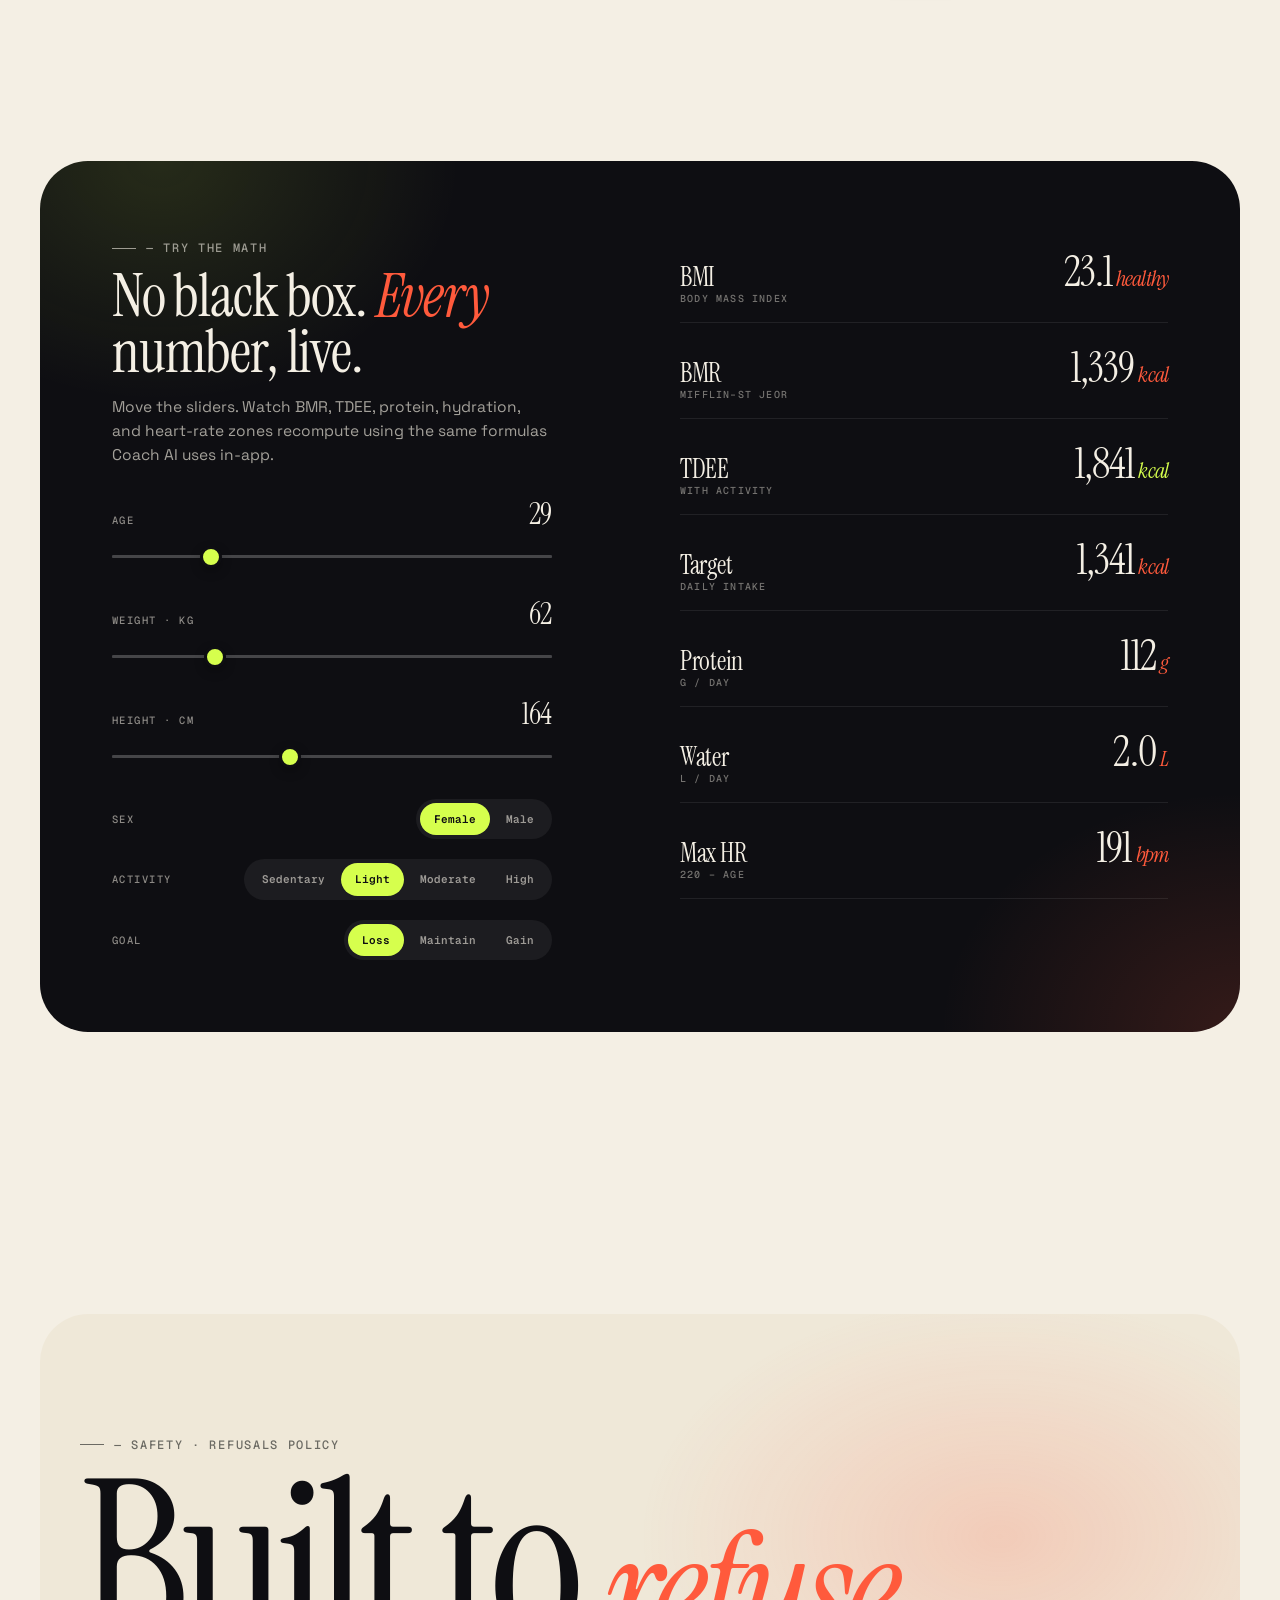
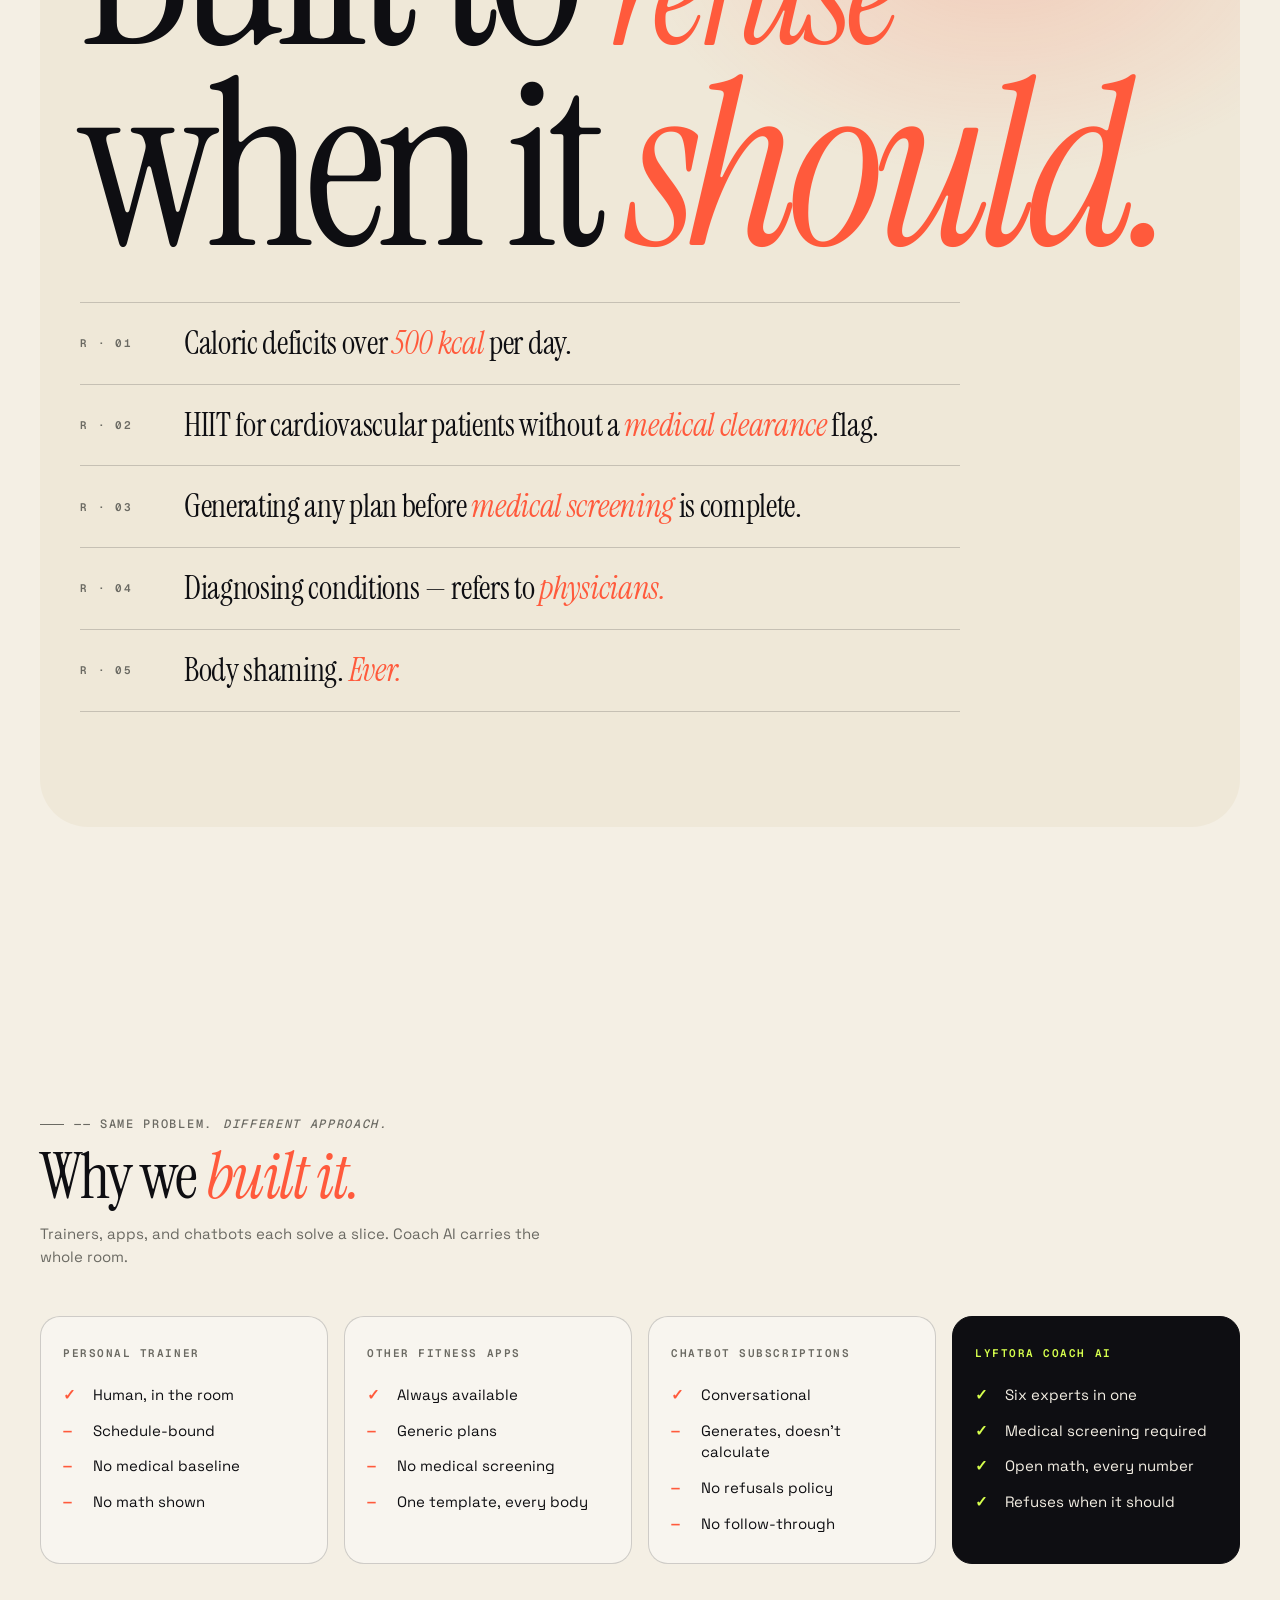
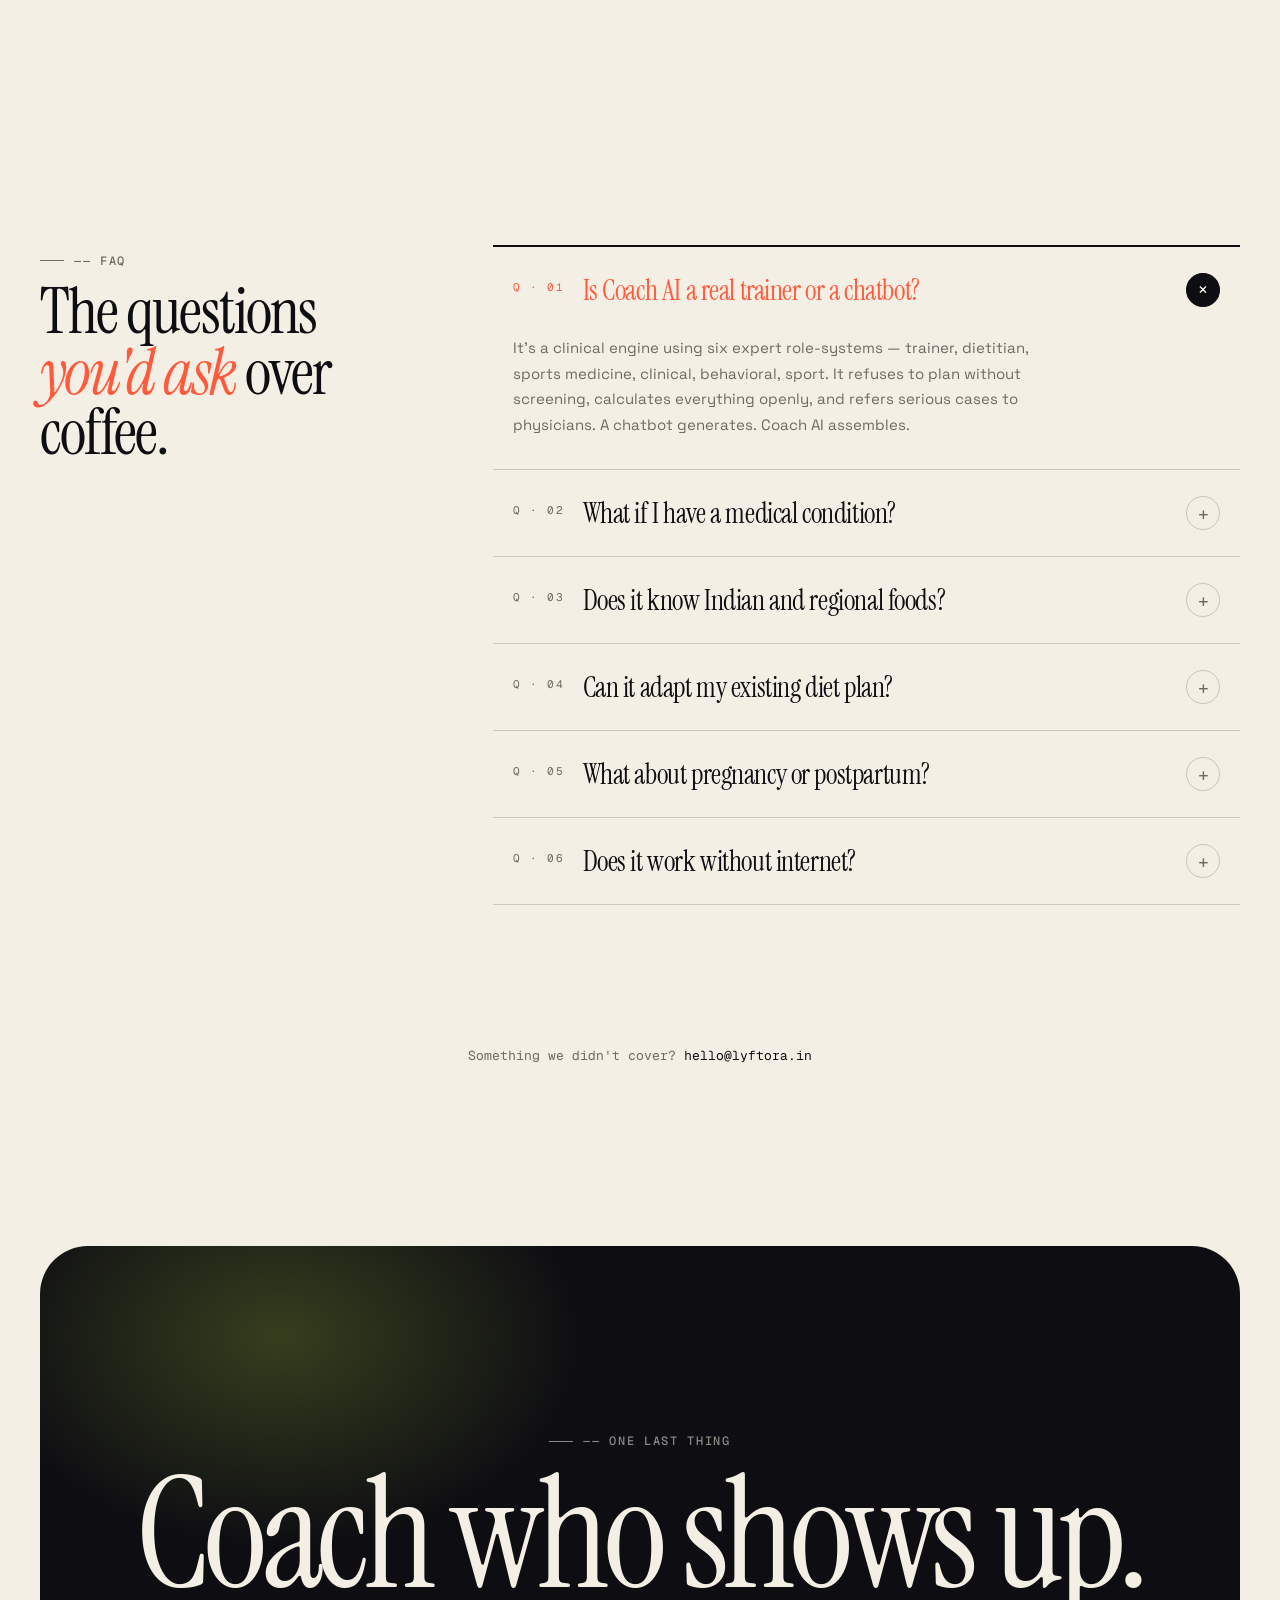
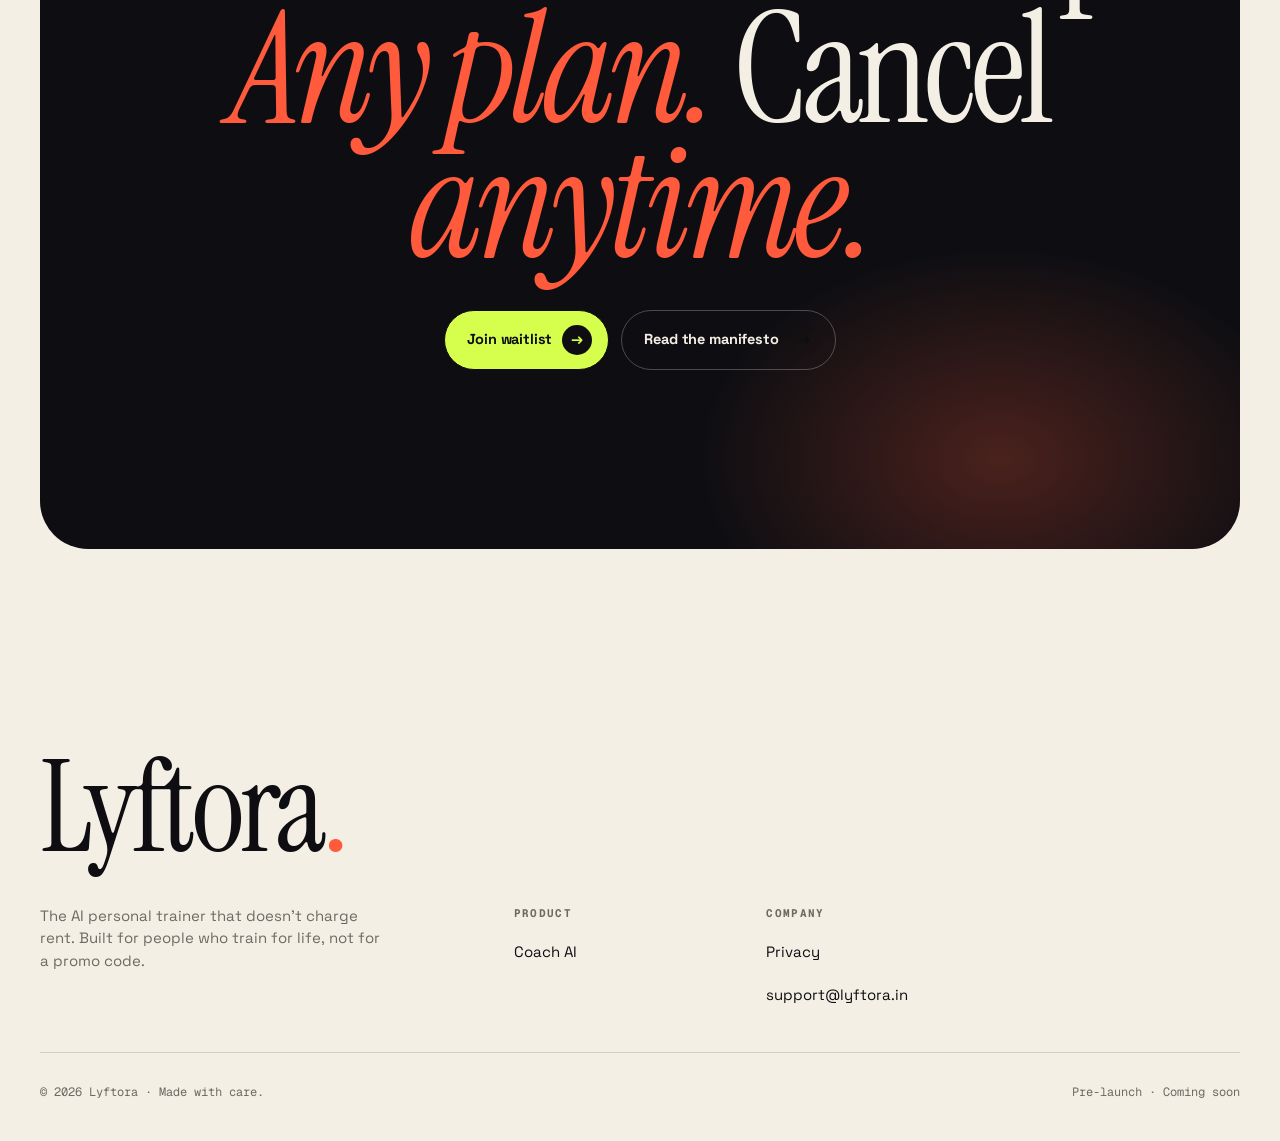
<file: lyftora-coach-ai.html>
<!doctype html>
<!--
  Page: Lyftora Coach AI — Editorial Landing
  Build date: 2026-04-23
  Sections: Header · Hero · Expert Index · Manuscript (How) · Storyboard (Features) · Volume Chart · Phone Chat · Live Calculator · Safety · Price Chart · FAQ · Final · Footer
  Deviations: Card-grid minimized in favor of editorial typographic composition. One "card-like" container is the phone chat frame.
-->
<html lang="en">
<head>
<meta charset="utf-8"/>
<meta name="viewport" content="width=device-width,initial-scale=1"/>
<title>Lyftora Coach AI — A coach who actually remembers your last injury.</title>
<meta name="description" content="Lyftora Coach AI: six experts in one. Medical-grade screening. Pantry-first nutrition. 4-week progressive plans. Coming soon — join the waitlist."/>

<!-- Open Graph -->
<meta property="og:type" content="website" />
<meta property="og:url" content="https://lyftora.in/" />
<meta property="og:title" content="Lyftora — Train smarter. Start free. Lift forever." />
<meta property="og:description" content="The AI personal trainer that doesn't charge rent. Start free, upgrade anytime. Cancel in two taps." />
<meta property="og:image" content="https://lyftora.in/assets/images/lyftora-preview-thumbnail.png" />
<meta property="og:image:width" content="1200" />
<meta property="og:image:height" content="630" />
<meta property="og:image:alt" content="Lyftora — AI personal trainer. Pre-launch — join the waitlist." />

<!-- coach-ai page -->
<meta property="og:url" content="https://lyftora.in/lyftora-coach-ai.html" />
<meta property="og:title" content="Lyftora Coach AI — Your personal training intelligence" />

<!-- Twitter / X -->
<meta name="twitter:card" content="summary_large_image" />
<meta name="twitter:title" content="Lyftora — Train smarter. Start free. Lift forever." />
<meta name="twitter:description" content="The AI personal trainer that doesn't charge rent. Start free, upgrade anytime. Cancel in two taps." />
<meta name="twitter:image" content="https://lyftora.in/og-image.png" />

<link rel="preconnect" href="https://fonts.googleapis.com"/>
<link rel="preconnect" href="https://fonts.gstatic.com" crossorigin/>
<link href="https://fonts.googleapis.com/css2?family=Instrument+Serif:ital@0;1&family=Space+Grotesk:wght@400;500;600;700&family=Geist+Mono:wght@400;500&display=swap" rel="stylesheet"/>

<link rel="stylesheet" href="css/coach-ai.css"/>

<!-- Structured Data -->
<script type="application/ld+json">
{
  "@context": "https://schema.org",
  "@type": "WebPage",
  "name": "Lyftora Coach AI",
  "description": "Six expert roles. Medical screening. Pantry-first nutrition. 4-week progressive plans. Pre-launch — join the waitlist.",
  "url": "https://lyftora.in/lyftora-coach-ai"
}
</script>
<script type="application/ld+json">
{
  "@context": "https://schema.org",
  "@type": "FAQPage",
  "mainEntity": [
    {"@type":"Question","name":"Is Coach AI a real trainer or a chatbot?","acceptedAnswer":{"@type":"Answer","text":"It\u2019s a clinical engine using six expert role-systems \u2014 trainer, dietitian, sports medicine, clinical, behavioral, sport. It refuses to plan without screening, calculates everything openly, and refers serious cases to physicians."}},
    {"@type":"Question","name":"What if I have a medical condition?","acceptedAnswer":{"@type":"Answer","text":"Thirteen conditions are handled with automatic plan modifications. Kidney disease caps protein at 0.6\u20130.8 g/kg. Heart disease blocks HIIT until a clearance flag. Pregnancy triggers OB-GYN referral."}},
    {"@type":"Question","name":"Does it know Indian and regional foods?","acceptedAnswer":{"@type":"Answer","text":"Yes \u2014 Indian, South Indian, North Indian, Middle Eastern, East Asian, Latin, Western, Mixed. Plans are built from your real pantry, in your real cuisine, at your real budget tier."}},
    {"@type":"Question","name":"Can it adapt my existing diet plan?","acceptedAnswer":{"@type":"Answer","text":"Yes. Share your current plan \u2014 Coach AI reviews it for macro balance, calorie accuracy, and gaps, then refines rather than replaces."}},
    {"@type":"Question","name":"What about pregnancy or postpartum?","acceptedAnswer":{"@type":"Answer","text":"Pregnancy triggers an OB-GYN referral \u2014 no training programmed without clearance. Postpartum under six months prioritizes pelvic floor and gradual reconditioning."}},
    {"@type":"Question","name":"Does it work without internet?","acceptedAnswer":{"@type":"Answer","text":"Yes. Plans, calculations, and history live on your device. Train, log, and review without a single bar of signal."}}
  ]
}
</script>
<script type="application/ld+json">
{
  "@context": "https://schema.org",
  "@type": "BreadcrumbList",
  "itemListElement": [
    {
      "@type": "ListItem",
      "position": 1,
      "name": "Home",
      "item": "https://lyftora.in/"
    },
    {
      "@type": "ListItem",
      "position": 2,
      "name": "Coach AI",
      "item": "https://lyftora.in/lyftora-coach-ai"
    }
  ]
}
</script>
<link rel="stylesheet" href="css/navbar.css"/>
<link rel="stylesheet" href="css/footer.css"/>
<link rel="stylesheet" href="css/waitlist.css"/>
</head>
<body>

<aside class="prelaunch-banner" aria-label="Pre-launch announcement">
  <span>Lyftora is in pre-launch &middot; first 100 to join the waitlist get one month free</span>
  <a href="index.html#waitlist">Join waitlist &nbsp;&#8599;</a>
</aside>

<main id="top">

<!-- HERO -->
<section class="hero" id="intro" aria-label="Introduction">
  <div class="container">
    <div class="hero-top">
      <div class="meta"><b>LYFTORA / COACH AI</b> · EDITION 2026<br/>VERSION 1.0 · EDITORIAL</div>
      <span class="eyebrow"><span class="new">NEW</span><span class="body">Coach AI · inside Lyftora</span></span>
    </div>

    <h1>
      <span class="l1">A coach who</span>
      <span class="l2">actually <em>remembers</em></span>
      <span class="l3">your last injury.</span>
    </h1>

    <div class="hero-bottom">
      <div>
        <p class="hero-lead">Six experts in one. Certified trainer. Registered dietitian. Sports medicine. Clinical coach. Behavioral psychologist. Sport conditioning. <b>Trained on real medical screening, your real pantry, and your real schedule.</b></p>
        <div class="cta-row">
          <a href="index.html#waitlist" class="btn btn-primary">Join waitlist <span class="arc" aria-hidden="true">→</span></a>
          <a href="#how" class="btn btn-ghost">See how it thinks <span class="arc" aria-hidden="true">→</span></a>
        </div>
      </div>
      <aside class="hero-aside" aria-label="Key numbers">
        <div class="hero-scoreboard">
          <div class="row"><small>Experts in one</small><b>06</b></div>
          <div class="row"><small>Conditions handled</small><b>13</b></div>
          <div class="row"><small>Work-type profiles</small><b>12</b></div>
          <div class="row"><small>Weeks / plan</small><b><em>04</em></b></div>
          <div class="row"><small>Status</small><b><em>Pre-launch</em></b></div>
        </div>
      </aside>
    </div>

    <div class="ticker" aria-hidden="true">
      <div class="ticker-track">
        <span>CPT credentialed programming</span><span>Registered Dietitian rules</span><span>Mifflin–St Jeor BMR</span><span>Karvonen HR zones</span><span>Cycle-aware periodization</span><span>Indian · South Indian · Middle Eastern · East Asian · Latin · Western</span><span>Pre-launch · Coming soon</span>
        <span>CPT credentialed programming</span><span>Registered Dietitian rules</span><span>Mifflin–St Jeor BMR</span><span>Karvonen HR zones</span><span>Cycle-aware periodization</span><span>Indian · South Indian · Middle Eastern · East Asian · Latin · Western</span><span>Pre-launch · Coming soon</span>
      </div>
    </div>
  </div>
</section>

<!-- EXPERT INDEX -->
<section class="sec" id="experts" aria-label="The six experts">
  <div class="container">
    <div class="sec-head reveal">
      <h2>Six <em>experts.</em> One coach.</h2>
      <div class="nb">
        <span class="kicker">Contents / Index</span>
        <p class="sub">Coach AI isn't a single model with a fitness wrapper. It's six certified roles, each with its own rules, its own refusals, its own checks — assembled into one plan.</p>
      </div>
    </div>

    <div class="index reveal">
      <article class="idx-row" aria-labelledby="expert-1-title">
        <span class="n">N° 01</span>
        <h3 class="name" id="expert-1-title">Trainer</h3>
        <span class="body"><span class="credential">CPT · CERTIFIED</span><br/>Movement patterns, periodization, progression. Plans you can actually execute in the gym you already go to.</span>
        <span class="go">Programming</span>
      </article>
      <article class="idx-row" aria-labelledby="expert-2-title">
        <span class="n">N° 02</span>
        <h3 class="name" id="expert-2-title">Nutritionist</h3>
        <span class="body"><span class="credential">RDN · REGISTERED DIETITIAN</span><br/>Macros, micros, hydration. Rules the way a clinic would write them, not the way an influencer would tweet them.</span>
        <span class="go">Nutrition</span>
      </article>
      <article class="idx-row" aria-labelledby="expert-3-title">
        <span class="n">N° 03</span>
        <h3 class="name" id="expert-3-title">Sports Medicine</h3>
        <span class="body"><span class="credential">SMS · SPECIALIST</span><br/>Injury screening, contraindications, return-to-train protocols. Knows what to avoid, and why.</span>
        <span class="go">Safety</span>
      </article>
      <article class="idx-row" aria-labelledby="expert-4-title">
        <span class="n">N° 04</span>
        <h3 class="name" id="expert-4-title">Health Coach</h3>
        <span class="body"><span class="credential">CHC · CLINICAL</span><br/>Condition-specific modifications across 13 chronic conditions. Not generic. Not guessed.</span>
        <span class="go">Conditions</span>
      </article>
      <article class="idx-row" aria-labelledby="expert-5-title">
        <span class="n">N° 05</span>
        <h3 class="name" id="expert-5-title"><em>Behavioral Psych</em></h3>
        <span class="body"><span class="credential">BEHAVIOR · ADHERENCE</span><br/>Habit design, sleep architecture, recovery protocols. Why most plans fail — and why this one won't.</span>
        <span class="go">Adherence</span>
      </article>
      <article class="idx-row" aria-labelledby="expert-6-title">
        <span class="n">N° 06</span>
        <h3 class="name" id="expert-6-title">Sport Conditioning</h3>
        <span class="body"><span class="credential">SSC · SPECIALIST</span><br/>Cricket, football, swimming, running, martial arts. Sport-specific conditioning when you want it.</span>
        <span class="go">Sport</span>
      </article>
    </div>
  </div>
</section>

<!-- MANUSCRIPT — HOW IT WORKS -->
<section class="sec" id="how" aria-label="How Coach AI works">
  <div class="container">
    <div class="sec-head reveal">
      <h2>Five steps. <em>Then a plan.</em></h2>
      <div class="nb">
        <span class="kicker">Process / Manuscript</span>
        <p class="sub">No 10-second quiz. Coach AI screens you the way a clinic would — then calculates, then delivers. Skim the rail or scroll down the column.</p>
      </div>
    </div>

    <div class="manu-wrap reveal">
      <nav class="manu-rail" aria-label="Step navigator" id="rail">
        <button data-step="1" class="on" aria-pressed="true"><span class="d"></span>01 · PROFILE</button>
        <button data-step="2" aria-pressed="false"><span class="d"></span>02 · SCREENING</button>
        <button data-step="3" aria-pressed="false"><span class="d"></span>03 · PANTRY</button>
        <button data-step="4" aria-pressed="false"><span class="d"></span>04 · CALCULATIONS</button>
        <button data-step="5" aria-pressed="false"><span class="d"></span>05 · PLAN</button>
      </nav>

      <div class="manu-stream">
        <article class="manu-step" id="step-1" data-step="1">
          <div class="left">
            <div class="step-n">0<em>1</em></div>
            <h3>Profile.</h3>
            <p>Age. Sex. Height. Weight. Work type. Daily routine. Current activity. The basics done properly — because a desk-bound IT engineer and a construction worker have different energy budgets, different posture loads, and different recovery capacities. Twelve work-type profiles shape what comes next.</p>
          </div>
          <div class="viz" aria-hidden="true">
            <span class="vlab">PROFILE · LIVE</span>
            <div class="viz-fill">
              <div><span>Age</span><span>29</span></div>
              <div><span>Sex</span><span>F</span></div>
              <div><span>Height</span><span>164 cm</span></div>
              <div><span>Weight</span><span>62 kg</span></div>
              <div><span>Work</span><span>IT · Desk</span></div>
              <div><span>Activity</span><span>1.375</span></div>
              <div><span>Sleep</span><span>6.5h</span></div>
              <div><span>Commute</span><span>45 min</span></div>
            </div>
          </div>
        </article>

        <article class="manu-step" id="step-2" data-step="2" aria-hidden="true">
          <div class="left">
            <div class="step-n">0<em>2</em></div>
            <h3>Medical screening.</h3>
            <p>Thirteen condition flags. Medications. Injuries. Allergies. Sleep quality. Cycle status for female users. Required, not optional. Each flag triggers real plan modifications — kidney disease caps protein at 0.6–0.8 g/kg, heart disease blocks HIIT until a clearance flag, pregnancy triggers an OB-GYN referral.</p>
          </div>
          <div class="viz" aria-hidden="true">
            <span class="vlab">MEDICAL · 13 FLAGS</span>
            <ul class="chk">
              <li class="ok"><span class="mk">✓</span>Diabetes · negative</li>
              <li class="ok"><span class="mk">✓</span>Hypertension · negative</li>
              <li class="risk"><span class="mk">!</span>PCOS · flagged · anti-inflamm protocol</li>
              <li class="risk"><span class="mk">!</span>Lower back pain · no axial loading</li>
              <li class="ok"><span class="mk">✓</span>Kidney function · normal</li>
              <li class="ok"><span class="mk">✓</span>Allergies · none</li>
            </ul>
          </div>
        </article>

        <article class="manu-step" id="step-3" data-step="3" aria-hidden="true">
          <div class="left">
            <div class="step-n">0<em>3</em></div>
            <h3>Goals &amp; <em>pantry.</em></h3>
            <p>Primary goal. Target date. Equipment on hand. Dietary preference. Regional cuisine. And then the question most apps never ask: <b>what foods do you actually have at home?</b> Your plan is built from that list, not an aspirational ingredient sheet you'll abandon by Friday.</p>
          </div>
          <div class="viz" aria-hidden="true">
            <span class="vlab">PANTRY · TYPED</span>
            <div class="pantry">
              <div class="prompt">What's in your kitchen right now?</div>
              <span id="pantry-text">eggs, paneer, oats, brown rice, moong dal, spinach, cucumber, curd, olive oil, almonds</span><span class="cursor"></span>
            </div>
          </div>
        </article>

        <article class="manu-step" id="step-4" data-step="4" aria-hidden="true">
          <div class="left">
            <div class="step-n">0<em>4</em></div>
            <h3>Calculations.</h3>
            <p>BMI. BMR via Mifflin-St Jeor. TDEE with activity multipliers from 1.2 to 1.9. Macro splits by goal. Protein in grams per kilogram. Hydration formula. Heart rate zones via Karvonen. NEAT step targets. <b>Every number shown.</b> No black box.</p>
          </div>
          <div class="viz" aria-hidden="true">
            <span class="vlab">LIVE READOUT</span>
            <div class="calcbox">
              <div class="cell"><span>BMR</span><b>1,742<em> kcal</em></b></div>
              <div class="cell"><span>TDEE</span><b>2,398<em> kcal</em></b></div>
              <div class="cell"><span>Protein</span><b>168<em> g</em></b></div>
              <div class="cell"><span>Water</span><b>3.2<em> L</em></b></div>
              <div class="cell"><span>HR Z2</span><b>128–142</b></div>
              <div class="cell"><span>NEAT</span><b>9,400</b></div>
            </div>
          </div>
        </article>

        <article class="manu-step" id="step-5" data-step="5" aria-hidden="true">
          <div class="left">
            <div class="step-n">0<em>5</em></div>
            <h3>Plan delivery.</h3>
            <p>A full 4-week progressive program — Foundation, Build, Push, Deload — with matched nutrition that scales week-on-week. Weekly check-ins. Adjustments based on what worked, what hurt, what moved the number.</p>
          </div>
          <div class="viz" aria-hidden="true">
            <span class="vlab">MONTH · 28 DAYS</span>
            <div class="cal">
              <!-- week 1 -->
              <div class="d w1">M</div><div class="d w1">T</div><div class="d rest">R</div><div class="d w1">T</div><div class="d w1">F</div><div class="d w1">S</div><div class="d rest">R</div>
              <!-- week 2 -->
              <div class="d w2">M</div><div class="d w2">T</div><div class="d rest">R</div><div class="d w2">T</div><div class="d w2">F</div><div class="d w2">S</div><div class="d rest">R</div>
              <!-- week 3 -->
              <div class="d w3">M</div><div class="d w3">T</div><div class="d rest">R</div><div class="d w3">T</div><div class="d w3">F</div><div class="d w3">S</div><div class="d rest">R</div>
              <!-- week 4 -->
              <div class="d w4">M</div><div class="d w4">T</div><div class="d rest">R</div><div class="d w4">T</div><div class="d w4">F</div><div class="d rest">R</div><div class="d rest">R</div>
            </div>
          </div>
        </article>
      </div>

      <div class="manu-nav" aria-label="Step navigator">
        <button type="button" class="manu-nav-btn" data-dir="prev" aria-label="Previous step">
          <svg viewBox="0 0 24 24" aria-hidden="true"><polyline points="15 18 9 12 15 6"/></svg>
        </button>
        <span class="manu-nav-pos" aria-live="polite">1 / 5</span>
        <button type="button" class="manu-nav-btn" data-dir="next" aria-label="Next step">
          <svg viewBox="0 0 24 24" aria-hidden="true"><polyline points="9 18 15 12 9 6"/></svg>
        </button>
      </div>
    </div>
  </div>
</section>

<!-- STORYBOARD — FEATURES -->
<section class="sec" id="features" aria-label="Features">
  <div class="container">
    <div class="sec-head reveal">
      <h2>Everything most apps <em>skip.</em></h2>
      <div class="nb">
        <span class="kicker">Feature storyboard</span>
        <p class="sub">The features your last app probably called "premium," then locked behind a yearly subscription. Here they're just how the thing works.</p>
      </div>
    </div>

    <div class="story reveal">
      <article class="story-hero">
        <span class="kicker" style="color:rgba(14,14,18,.55)">— Feature 01 · Pantry-first</span>
        <h3 style="margin-top:14px">Built from <em>your pantry,</em> not stock photos.</h3>
        <div class="pantry-live">
          <div class="prompt">What's in your kitchen right now?</div>
          <span id="pantry-live-text"></span><span class="cursor" style="background:var(--ink)"></span>
        </div>
        <div class="chips">
          <span>Indian</span><span>South Indian</span><span>North Indian</span><span>Middle Eastern</span><span>East Asian</span><span>Latin</span><span>Western</span><span>Mixed</span>
        </div>
      </article>

      <article class="story-cycle">
        <span class="kicker">— Feature 02 · Cycle-aware</span>
        <h3>Periodized for <em>female</em> physiology.</h3>
        <p>Trains and feeds you by cycle phase. Pregnancy and postpartum protocols included — pelvic floor priority, OB-GYN referrals when flagged.</p>
        <svg class="cycle-svg" viewBox="0 0 200 200" aria-hidden="true">
          <circle cx="100" cy="100" r="78" fill="none" stroke="var(--line-strong)" stroke-width="1"/>
          <circle cx="100" cy="100" r="78" fill="none" stroke="var(--coral)" stroke-width="10" stroke-dasharray="120 490" transform="rotate(-90 100 100)" stroke-linecap="round"/>
          <circle cx="100" cy="100" r="78" fill="none" stroke="var(--lime)" stroke-width="10" stroke-dasharray="140 490" stroke-dashoffset="-125" transform="rotate(-90 100 100)" stroke-linecap="round"/>
          <circle cx="100" cy="100" r="78" fill="none" stroke="var(--violet)" stroke-width="10" stroke-dasharray="90 490" stroke-dashoffset="-270" transform="rotate(-90 100 100)" stroke-linecap="round"/>
          <text x="100" y="98" text-anchor="middle" style="font-family:var(--serif);font-size:28px;fill:var(--ink);font-style:italic">28</text>
          <text x="100" y="118" text-anchor="middle">DAYS</text>
        </svg>
      </article>

      <article class="story-cond">
        <span class="kicker" style="color:rgba(244,239,228,.6)">— Feature 03 · Conditions</span>
        <h3><span class="big">13</span> medical conditions handled — <em style="color:var(--lime);font-style:italic">automatically.</em></h3>
        <div class="cond-grid">
          <span>Diabetes T1</span><span>Diabetes T2</span><span>Hypertension</span><span>Heart disease</span><span>Kidney disease</span><span>Osteoporosis</span><span>PCOS</span><span>Pregnancy</span><span>Postpartum</span><span>Post-surgery</span><span>Back / disc</span><span>Asthma</span><span>Thyroid</span>
        </div>
      </article>

      <article class="story-hr">
        <span class="kicker" style="color:rgba(244,239,228,.55)">— Feature 04 · HR zones</span>
        <h3>Trained in the <em>right zone.</em></h3>
        <p>Karvonen-computed heart rate zones, shown on every cardio block. No "just go at 70%" guessing.</p>
        <div class="zones">
          <div class="z z1"><span class="lab">Z1 · Recovery</span><div class="tr"><i class="fi"></i></div><span class="val">&lt; 114 bpm</span></div>
          <div class="z z2"><span class="lab">Z2 · Endurance</span><div class="tr"><i class="fi"></i></div><span class="val">114–128</span></div>
          <div class="z z3"><span class="lab">Z3 · Tempo</span><div class="tr"><i class="fi"></i></div><span class="val">128–142</span></div>
          <div class="z z4"><span class="lab">Z4 · Threshold</span><div class="tr"><i class="fi"></i></div><span class="val">142–162</span></div>
          <div class="z z5"><span class="lab">Z5 · VO₂ max</span><div class="tr"><i class="fi"></i></div><span class="val">162–190</span></div>
        </div>
      </article>

      <article class="story-sport">
        <span class="kicker">— Feature 05 · Sport-specific</span>
        <h3>Conditioning, by your <em>sport.</em></h3>
        <p>Cricket, football, swimming, running, martial arts — programs adjust for sport-specific demands.</p>
        <div class="sport-orbit" aria-hidden="true">
          <span class="tag">Cricket</span>
          <span class="tag">Football</span>
          <span class="tag">Swimming</span>
          <span class="tag">Running</span>
          <span class="tag">Martial Arts</span>
        </div>
      </article>
    </div>
  </div>
</section>

<!-- VOLUME CHART -->
<section class="sec" id="volume" aria-label="4-week volume curve">
  <div class="container">
    <div class="vol-wrap reveal">
      <div class="vol-side">
        <span class="kicker">—— 28 days</span>
        <h3 style="margin-top:14px">Plans that <em>change.</em> Not static weeks on repeat.</h3>
        <p>Real periodization — the way coaches actually program. Not a template you'd find on a printable PDF.</p>
        <div class="vol-legend">
          <span>W1 · FOUNDATION</span><span>W2 · BUILD</span><span>W3 · PUSH</span><span>W4 · DELOAD</span>
        </div>
      </div>
      <div class="vol-chart" id="volChart" role="img" aria-label="4-week training volume curve: Week 1 Foundation 40%, Week 2 Build 65%, Week 3 Push 100%, Week 4 Deload 50%">
        <svg viewBox="0 0 800 360" preserveAspectRatio="none">
          <defs>
            <linearGradient id="volGrad" x1="0" x2="0" y1="0" y2="1">
              <stop offset="0%" stop-color="#D6FF4D" stop-opacity=".65"/>
              <stop offset="100%" stop-color="#F4EFE4" stop-opacity="0"/>
            </linearGradient>
          </defs>
          <g class="grid">
            <line x1="0" y1="60"  x2="800" y2="60"/>
            <line x1="0" y1="150" x2="800" y2="150"/>
            <line x1="0" y1="240" x2="800" y2="240"/>
            <line x1="0" y1="330" x2="800" y2="330"/>
          </g>
          <g class="ax">
            <text x="0"   y="350">DAY 01</text>
            <text x="200" y="350">DAY 07</text>
            <text x="400" y="350">DAY 14</text>
            <text x="600" y="350">DAY 21</text>
            <text x="780" y="350" text-anchor="end">DAY 28</text>
          </g>
          <!-- volume curve: w1 40% → w2 65% → w3 100% → w4 50% deload -->
          <path class="fill-path" d="M0,252 C70,248 130,200 200,188 C270,175 330,130 400,100 C470,70 530,52 600,60 C670,68 720,190 800,225 L800,330 L0,330 Z"/>
          <path class="line-path" d="M0,252 C70,248 130,200 200,188 C270,175 330,130 400,100 C470,70 530,52 600,60 C670,68 720,190 800,225"/>
          <g class="marker" transform="translate(0,252)">
            <circle r="6"/>
            <text x="12" y="-10">W1 / FOUNDATION</text>
            <text x="12" y="8" class="phase">40%</text>
          </g>
          <g class="marker" transform="translate(200,188)">
            <circle r="6"/>
            <text x="12" y="-10">W2 / BUILD</text>
            <text x="12" y="8" class="phase">65%</text>
          </g>
          <g class="marker peak" transform="translate(400,100)">
            <circle r="8"/>
            <text x="14" y="-12">W3 / PUSH</text>
            <text x="14" y="8" class="phase">100%</text>
          </g>
          <g class="marker end" transform="translate(780,225)">
            <circle r="6"/>
            <text x="-14" y="-12" text-anchor="end">W4 / DELOAD</text>
            <text x="-14" y="8" text-anchor="end" class="phase">50%</text>
          </g>
        </svg>
      </div>
    </div>
  </div>
</section>

<!-- PHONE CHAT -->
<section class="sec" id="conversation" aria-label="Sample conversation">
  <div class="container">
    <div class="phone-wrap reveal">
      <div class="phone-copy">
        <span class="kicker">— Sample conversation</span>
        <h3 style="margin-top:14px">Screened first. <em>Programmed second.</em></h3>
        <p>Coach AI will not generate a plan until it knows your medical history. This is what that actually looks like — recorded from a real session, five lines long.</p>
        <div class="mini">
          <div><b>0:04</b>screening question asked</div>
          <div><b>0:12</b>conditions logged</div>
          <div><b>0:18</b>pantry captured</div>
          <div><b>tonight</b>week 1 delivered</div>
        </div>
      </div>
      <div class="phone" id="phone" aria-hidden="true">
        <div class="phone-screen">
          <div class="phone-head">
            <div class="av">L</div>
            <div class="nm">Coach <em>AI</em></div>
            <div class="state"><span class="live"></span>READING YOUR MEDICAL HISTORY</div>
          </div>
          <div class="phone-stream" id="phone-stream"></div>
        </div>
      </div>
    </div>
  </div>
</section>

<!-- LIVE CALCULATOR -->
<section class="sec" id="calc" aria-label="Live calculator">
  <div class="container">
    <div class="calc-wrap reveal">
      <div>
        <div class="calc-head">
          <span class="kicker" style="color:rgba(244,239,228,.6)">— Try the math</span>
          <h3 style="margin-top:12px">No black box. <em>Every</em> number, live.</h3>
          <p>Move the sliders. Watch BMR, TDEE, protein, hydration, and heart-rate zones recompute using the same formulas Coach AI uses in-app.</p>
        </div>
        <div class="calc-controls">
          <div class="ctl">
            <label for="c-age">Age</label><output id="o-age">29</output>
            <input id="c-age" type="range" min="18" max="70" value="29" aria-label="Age"/>
          </div>
          <div class="ctl">
            <label for="c-kg">Weight · kg</label><output id="o-kg">62</output>
            <input id="c-kg" type="range" min="40" max="140" value="62" aria-label="Weight in kilograms"/>
          </div>
          <div class="ctl">
            <label for="c-cm">Height · cm</label><output id="o-cm">164</output>
            <input id="c-cm" type="range" min="140" max="200" value="164" aria-label="Height in centimetres"/>
          </div>
          <div class="ctl">
            <label>Sex</label>
            <div class="seg" role="radiogroup" aria-label="Sex">
              <button data-sex="F" class="on" aria-pressed="true">Female</button>
              <button data-sex="M" aria-pressed="false">Male</button>
            </div>
          </div>
          <div class="ctl">
            <label>Activity</label>
            <div class="seg" role="radiogroup" aria-label="Activity level">
              <button data-act="1.2" aria-pressed="false">Sedentary</button>
              <button data-act="1.375" class="on" aria-pressed="true">Light</button>
              <button data-act="1.55" aria-pressed="false">Moderate</button>
              <button data-act="1.725" aria-pressed="false">High</button>
            </div>
          </div>
          <div class="ctl">
            <label>Goal</label>
            <div class="seg" role="radiogroup" aria-label="Goal">
              <button data-goal="loss" class="on" aria-pressed="true">Loss</button>
              <button data-goal="maint" aria-pressed="false">Maintain</button>
              <button data-goal="gain" aria-pressed="false">Gain</button>
            </div>
          </div>
        </div>
      </div>

      <div class="calc-out" aria-live="polite" aria-label="Calculated results">
        <div class="calc-out-row"><div class="nm">BMI<small>body mass index</small></div><div class="v" id="r-bmi">23.1<em id="r-bmi-c">healthy</em></div></div>
        <div class="calc-out-row"><div class="nm">BMR<small>Mifflin–St Jeor</small></div><div class="v" id="r-bmr">1,423<em>kcal</em></div></div>
        <div class="calc-out-row hl"><div class="nm">TDEE<small>with activity</small></div><div class="v" id="r-tdee">1,957<em>kcal</em></div></div>
        <div class="calc-out-row"><div class="nm">Target<small>daily intake</small></div><div class="v" id="r-target">1,457<em>kcal</em></div></div>
        <div class="calc-out-row"><div class="nm">Protein<small>g / day</small></div><div class="v" id="r-prot">124<em>g</em></div></div>
        <div class="calc-out-row"><div class="nm">Water<small>L / day</small></div><div class="v" id="r-water">2.1<em>L</em></div></div>
        <div class="calc-out-row"><div class="nm">Max HR<small>220 − age</small></div><div class="v" id="r-hr">191<em>bpm</em></div></div>
      </div>
    </div>
  </div>
</section>

<!-- SAFETY -->
<section class="sec" id="safety" aria-label="Safety refusals">
  <div class="container">
    <div class="safety reveal">
      <span class="kicker">— Safety · refusals policy</span>
      <h2 style="margin-top:18px">Built to <span class="will-not">refuse</span><br/>when it <em>should.</em></h2>
      <div class="refuses">
        <article class="refuse"><span class="n">R · 01</span><div class="desc">Caloric deficits over <em>500 kcal</em> per day.</div></article>
        <article class="refuse"><span class="n">R · 02</span><div class="desc">HIIT for cardiovascular patients without a <em>medical clearance</em> flag.</div></article>
        <article class="refuse"><span class="n">R · 03</span><div class="desc">Generating any plan before <em>medical screening</em> is complete.</div></article>
        <article class="refuse"><span class="n">R · 04</span><div class="desc">Diagnosing conditions — refers to <em>physicians.</em></div></article>
        <article class="refuse"><span class="n">R · 05</span><div class="desc">Body shaming. <em>Ever.</em></div></article>
      </div>
    </div>
  </div>
</section>

<!-- FEATURES COMPARISON (replaces price chart for pre-launch) -->
<section class="sec" id="vs" aria-label="How Lyftora compares">
  <div class="container">
    <div class="vs-wrap reveal">
      <div class="vs-head">
        <span class="kicker">—— Same problem. <em>Different approach.</em></span>
        <h3 style="margin-top:14px">Why we <em>built it.</em></h3>
        <p>Trainers, apps, and chatbots each solve a slice. Coach AI carries the whole room.</p>
      </div>
      <div class="vs-grid">
        <div class="vs-col">
          <h4 class="vs-col-h">Personal trainer</h4>
          <ul class="vs-list">
            <li><span class="vs-glyph">✓</span> Human, in the room</li>
            <li><span class="vs-glyph">—</span> Schedule-bound</li>
            <li><span class="vs-glyph">—</span> No medical baseline</li>
            <li><span class="vs-glyph">—</span> No math shown</li>
          </ul>
        </div>
        <div class="vs-col">
          <h4 class="vs-col-h">Other fitness apps</h4>
          <ul class="vs-list">
            <li><span class="vs-glyph">✓</span> Always available</li>
            <li><span class="vs-glyph">—</span> Generic plans</li>
            <li><span class="vs-glyph">—</span> No medical screening</li>
            <li><span class="vs-glyph">—</span> One template, every body</li>
          </ul>
        </div>
        <div class="vs-col">
          <h4 class="vs-col-h">Chatbot subscriptions</h4>
          <ul class="vs-list">
            <li><span class="vs-glyph">✓</span> Conversational</li>
            <li><span class="vs-glyph">—</span> Generates, doesn't calculate</li>
            <li><span class="vs-glyph">—</span> No refusals policy</li>
            <li><span class="vs-glyph">—</span> No follow-through</li>
          </ul>
        </div>
        <div class="vs-col vs-col-win">
          <h4 class="vs-col-h">Lyftora Coach AI</h4>
          <ul class="vs-list">
            <li><span class="vs-glyph">✓</span> Six experts in one</li>
            <li><span class="vs-glyph">✓</span> Medical screening required</li>
            <li><span class="vs-glyph">✓</span> Open math, every number</li>
            <li><span class="vs-glyph">✓</span> Refuses when it should</li>
          </ul>
        </div>
      </div>
    </div>
  </div>
</section>

<!-- FAQ -->
<section class="sec" id="faq" aria-label="Frequently asked questions">
  <div class="container">
    <div class="faq-wrap reveal">
      <div>
        <span class="kicker">—— FAQ</span>
        <h2 style="margin-top:12px">The questions <em>you'd ask</em> over coffee.</h2>
      </div>
      <div class="faqs">
        <details class="faq" open>
          <summary><span class="q-n">Q · 01</span><span class="q-t">Is Coach AI a real trainer or a chatbot?</span><span class="icn" aria-hidden="true">+</span></summary>
          <div class="a">It's a clinical engine using six expert role-systems — trainer, dietitian, sports medicine, clinical, behavioral, sport. It refuses to plan without screening, calculates everything openly, and refers serious cases to physicians. A chatbot generates. Coach AI assembles.</div>
        </details>
        <details class="faq">
          <summary><span class="q-n">Q · 02</span><span class="q-t">What if I have a medical condition?</span><span class="icn" aria-hidden="true">+</span></summary>
          <div class="a">Tell it. Thirteen conditions are handled with automatic plan modifications. Kidney disease caps protein at 0.6–0.8 g/kg. Heart disease blocks HIIT until a clearance flag. Pregnancy triggers OB-GYN referral. Each rule is visible in the plan. For clinical questions, reach us at <a href="mailto:support@lyftora.in">support@lyftora.in</a>.</div>
        </details>
        <details class="faq">
          <summary><span class="q-n">Q · 03</span><span class="q-t">Does it know Indian and regional foods?</span><span class="icn" aria-hidden="true">+</span></summary>
          <div class="a">Yes — Indian, South Indian, North Indian, Middle Eastern, East Asian, Latin, Western, Mixed. Plans are built from your real pantry, in your real cuisine, at your real budget tier.</div>
        </details>
        <details class="faq">
          <summary><span class="q-n">Q · 04</span><span class="q-t">Can it adapt my existing diet plan?</span><span class="icn" aria-hidden="true">+</span></summary>
          <div class="a">Yes. Share your current plan — Coach AI reviews it for macro balance, calorie accuracy, and gaps, then refines rather than replaces. It respects the work you've already put in.</div>
        </details>
        <details class="faq">
          <summary><span class="q-n">Q · 05</span><span class="q-t">What about pregnancy or postpartum?</span><span class="icn" aria-hidden="true">+</span></summary>
          <div class="a">Pregnancy triggers an OB-GYN referral — no training programmed without clearance. Postpartum under six months prioritizes pelvic floor and gradual reconditioning.</div>
        </details>
        <details class="faq">
          <summary><span class="q-n">Q · 06</span><span class="q-t">Does it work without internet?</span><span class="icn" aria-hidden="true">+</span></summary>
          <div class="a">Yes. Plans, calculations, and history live on your device. Train, log, and review without a single bar of signal.</div>
        </details>
      </div>
    </div>
  </div>
</section>

<!-- Still have questions -->
<div class="container" style="text-align:center;padding-bottom:40px">
  <p style="font-family:var(--mono);font-size:13px;color:var(--muted)">
    Something we didn't cover? <a href="mailto:hello@lyftora.in" style="color:var(--ink)">hello@lyftora.in</a>
  </p>
</div>

<!-- FINAL CTA -->
<section class="sec" id="get" aria-label="Join the waitlist">
  <div class="container">
    <div class="final reveal">
      <div class="container" style="padding:0">
        <span class="kicker" style="color:rgba(244,239,228,.55)">—— One last thing</span>
        <h2 style="margin-top:18px">Coach who shows up. <em>Any plan.</em> Cancel <em>anytime.</em></h2>
        <div class="cta-row">
          <a href="index.html#waitlist" class="btn btn-secondary">Join waitlist <span class="arc" aria-hidden="true">→</span></a>
          <a href="index.html" class="btn btn-ghost" style="color:var(--cream);border-color:rgba(255,255,255,.25)">Read the manifesto <span class="arc" aria-hidden="true">→</span></a>
        </div>
      </div>
    </div>
  </div>
</section>

</main>

<footer></footer>

<script src="js/navbar.js" defer></script>
<script src="js/footer.js" defer></script>
<script src="js/coach-ai.js" defer></script>
</body>
</html>
</file>
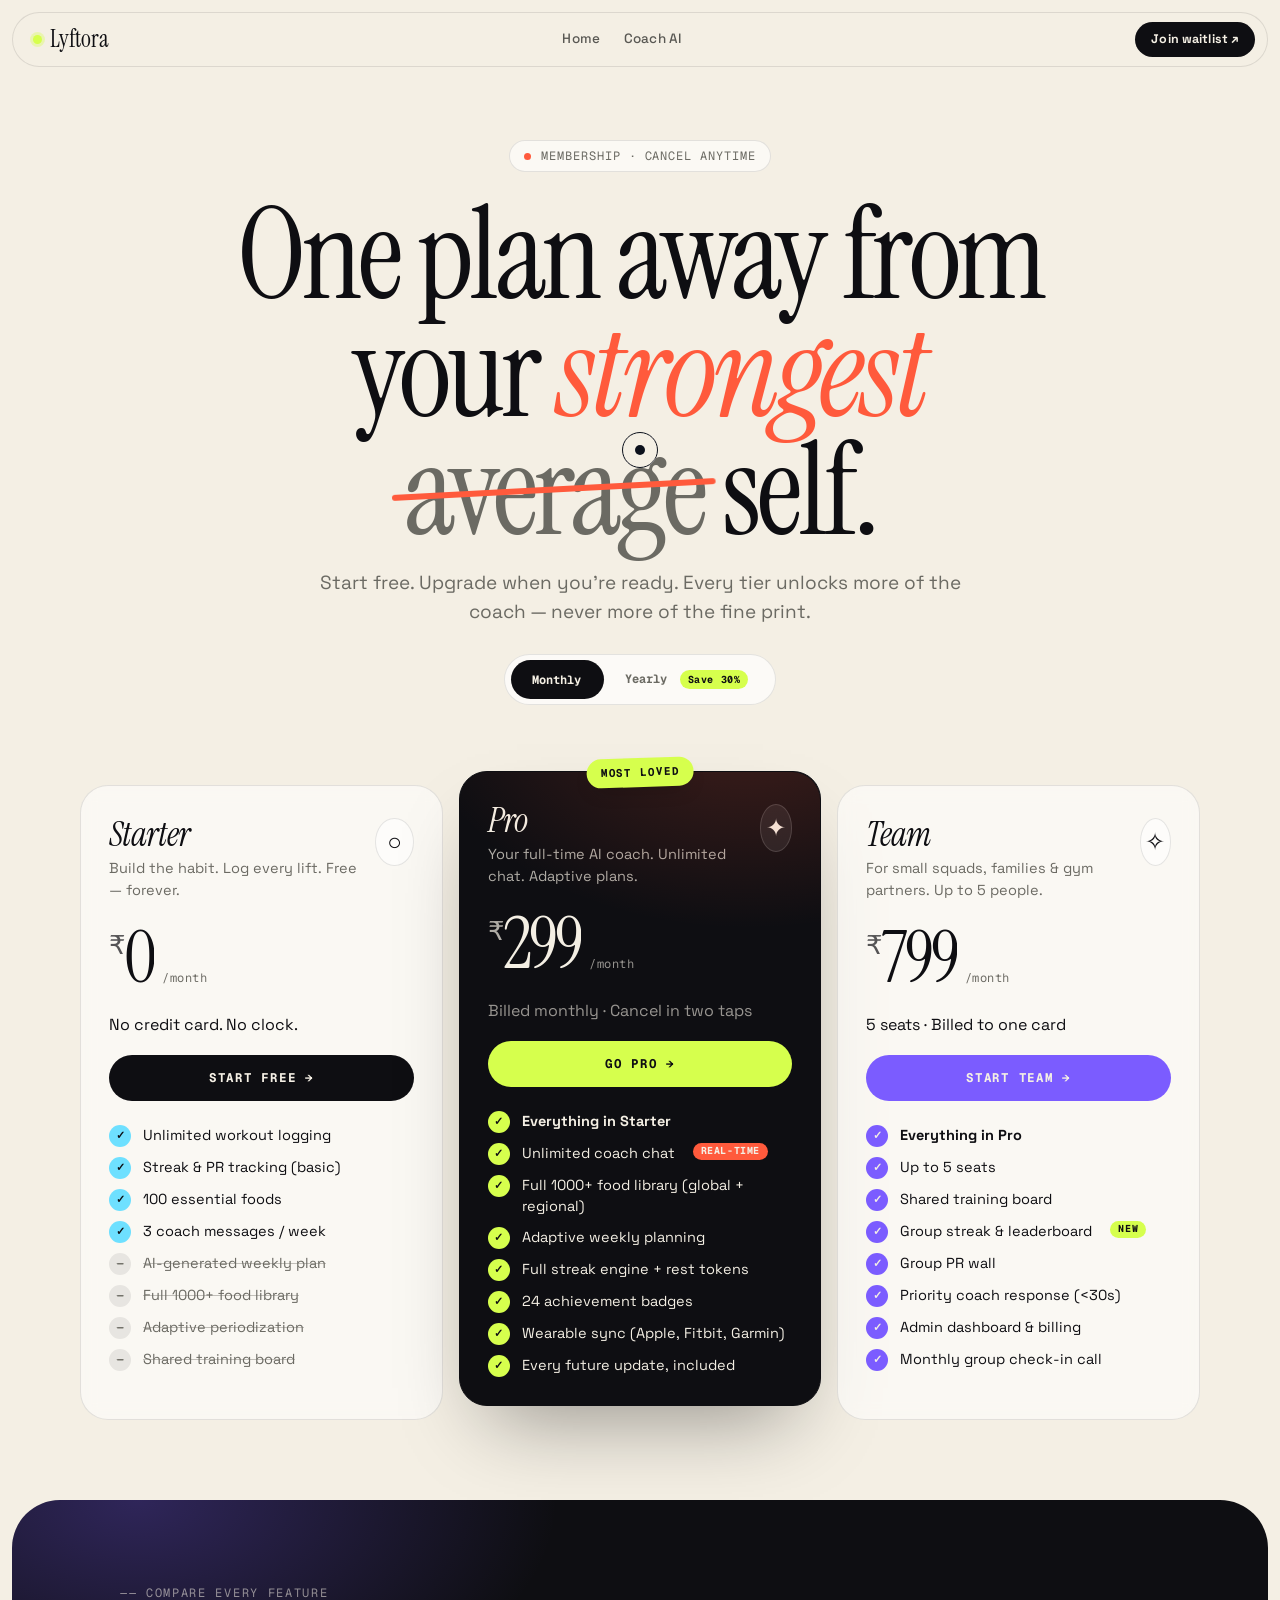
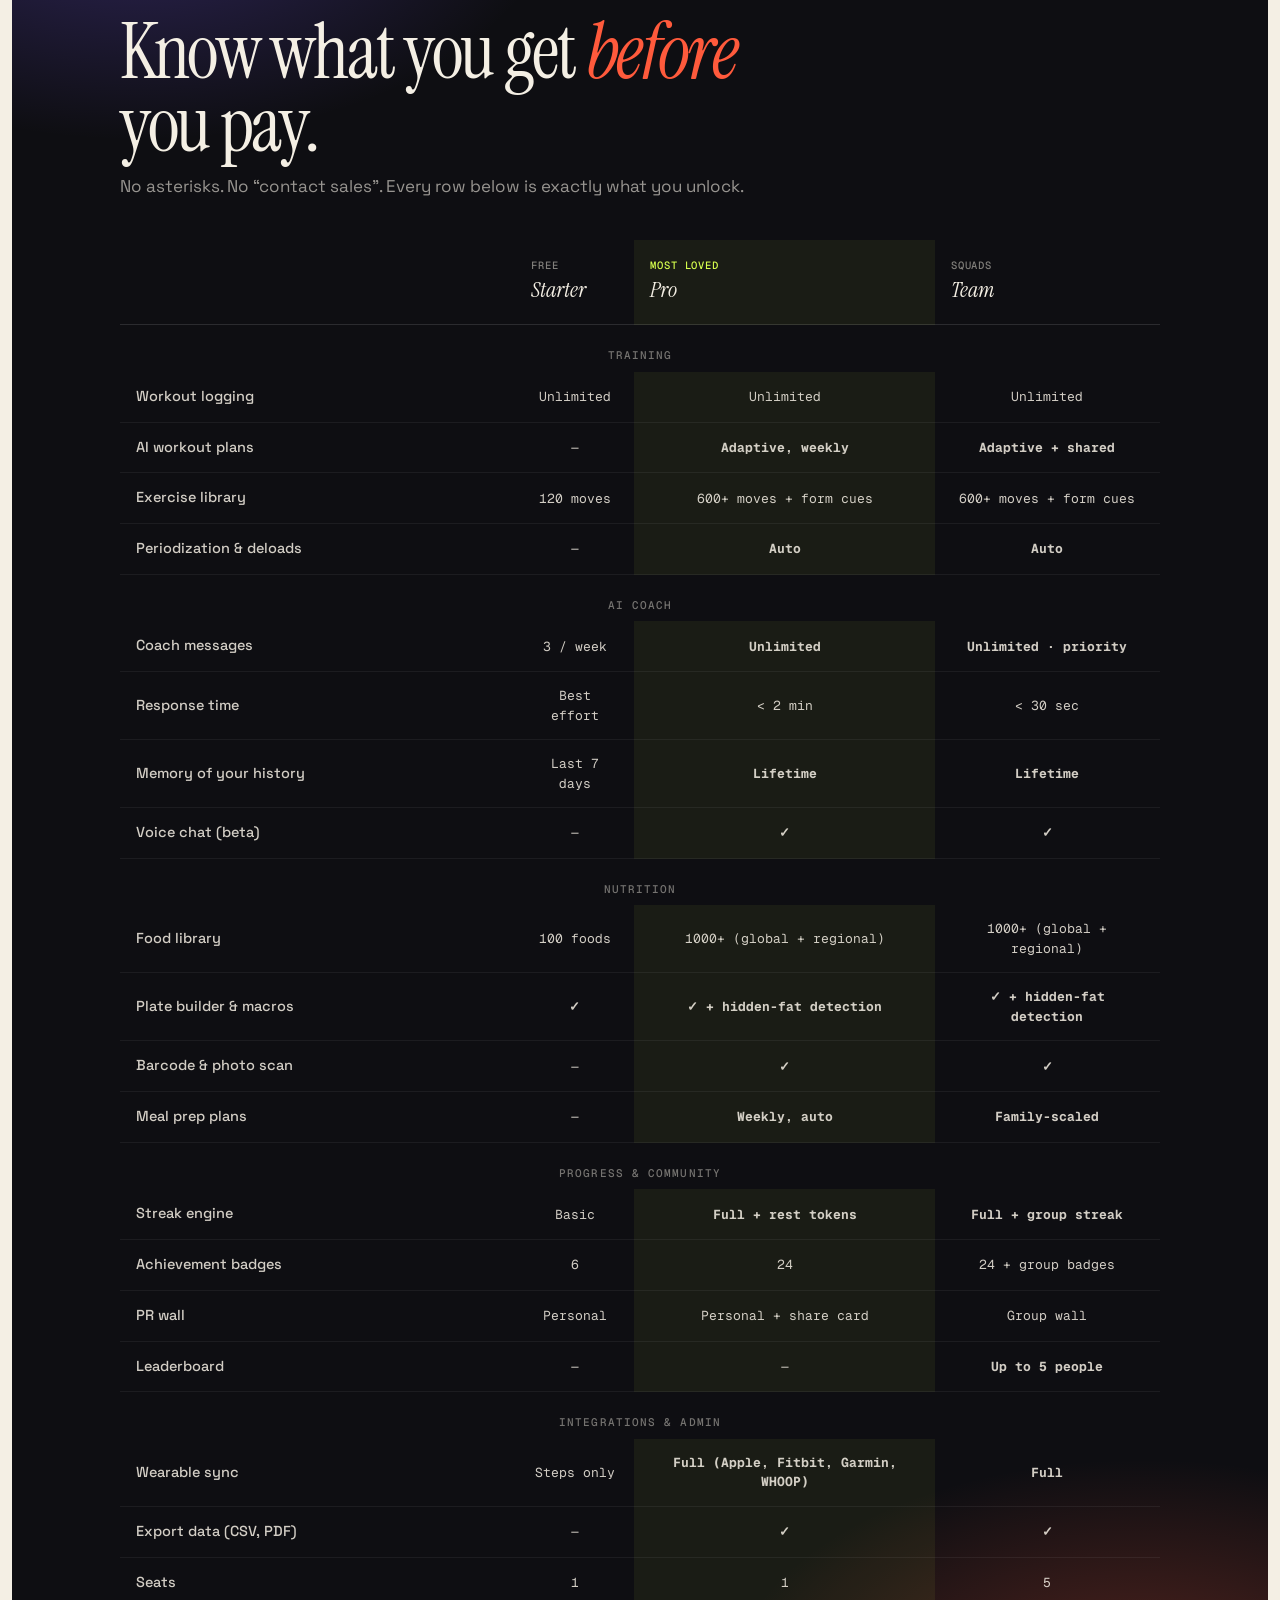
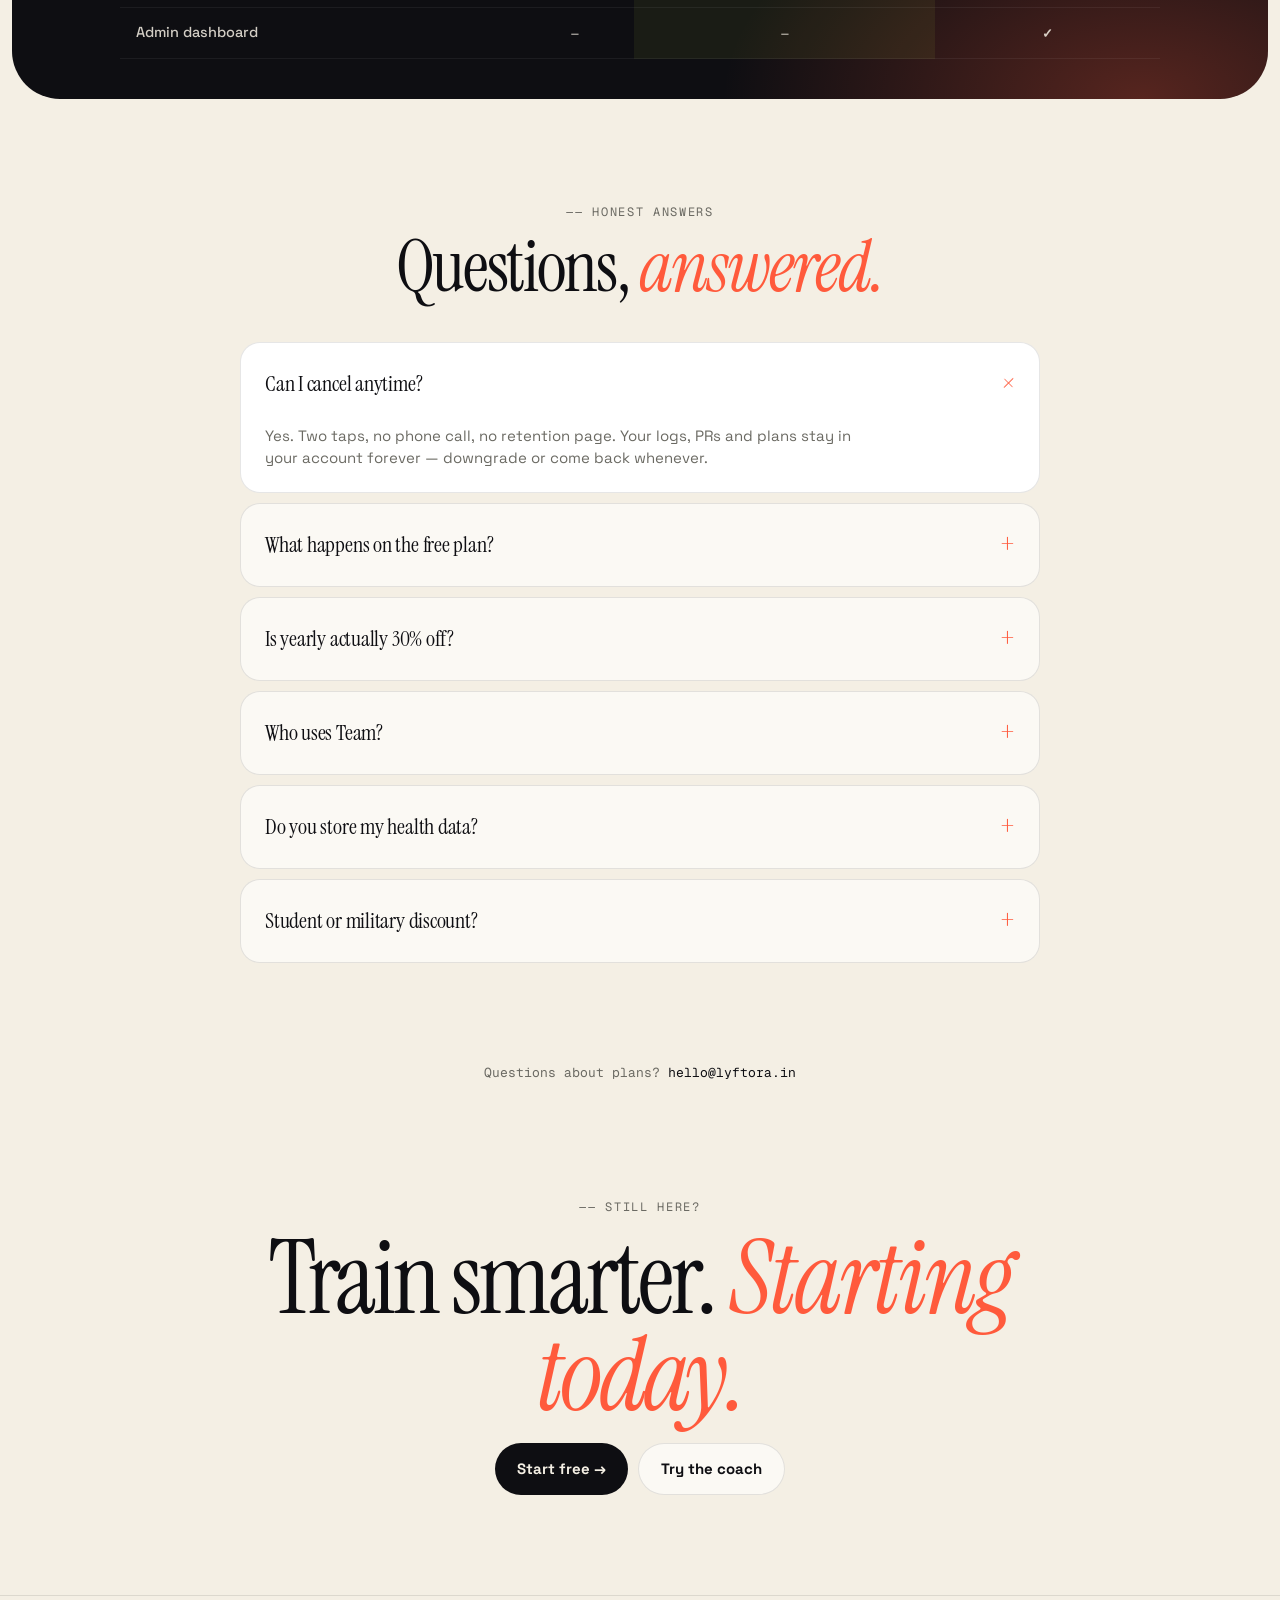
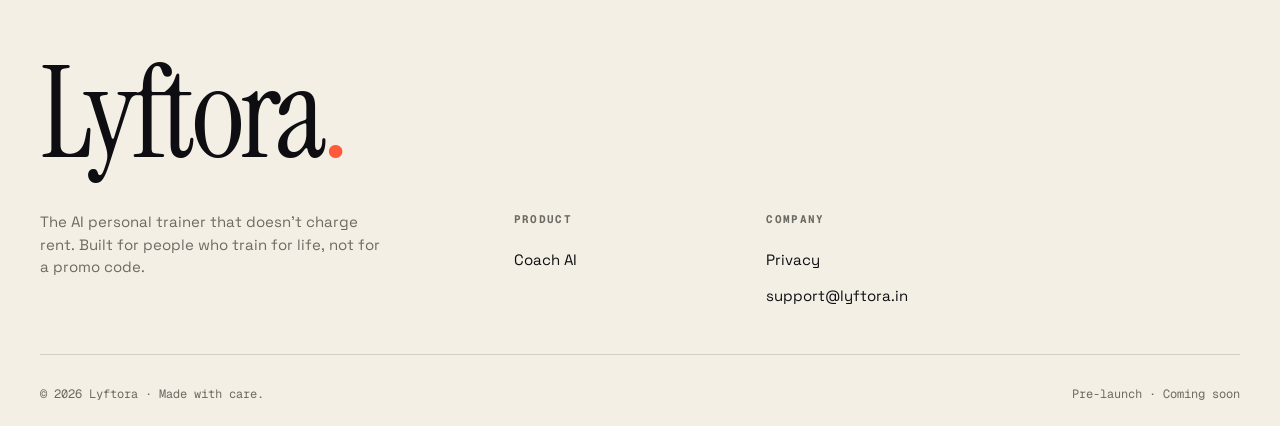
<file: pricing.html>
<!doctype html>
<html lang="en">
<head>
<meta charset="utf-8"/>
<meta name="viewport" content="width=device-width,initial-scale=1"/>
<title>Lyftora &mdash; Pricing</title>
<meta name="robots" content="noindex, nofollow" />
<meta name="description" content="Lyftora pricing plans. Start free, upgrade when ready. AI personal trainer for everyone." />

<!-- Open Graph -->
<meta property="og:type" content="website" />
<meta property="og:description" content="The AI personal trainer that doesn't charge rent. Start free, upgrade anytime. Cancel in two taps." />
<meta property="og:image" content="https://lyftora.in/assets/images/lyftora-preview-thumbnail.png" />
<meta property="og:image:width" content="1200" />
<meta property="og:image:height" content="630" />
<meta property="og:image:alt" content="Lyftora pricing — Start free, Pro from ₹299/mo, cancel anytime." />

<!-- pricing page -->
<meta property="og:url" content="https://lyftora.in/pricing.html" />
<meta property="og:title" content="Lyftora Pricing — Start free. Train smarter." />

<!-- Twitter / X -->
<meta name="twitter:card" content="summary_large_image" />
<meta name="twitter:title" content="Lyftora Pricing — Start free. Train smarter." />
<meta name="twitter:description" content="The AI personal trainer that doesn't charge rent. Start free, upgrade anytime. Cancel in two taps." />
<meta name="twitter:image" content="https://lyftora.in/og-image.png" />

<link rel="canonical" href="https://lyftora.in/pricing" />

<link rel="preconnect" href="https://fonts.googleapis.com"/>
<link rel="preconnect" href="https://fonts.gstatic.com" crossorigin/>
<link href="https://fonts.googleapis.com/css2?family=Instrument+Serif:ital@0;1&family=Space+Grotesk:wght@400;500;600;700&family=Geist+Mono:wght@400;500&display=swap" rel="stylesheet"/>

<link rel="stylesheet" href="css/pricing.css" />
<link rel="stylesheet" href="css/navbar.css" />
<link rel="stylesheet" href="css/footer.css" />

<!-- Structured Data -->
<script type="application/ld+json">
{
  "@context": "https://schema.org",
  "@graph": [
    {
      "@type": "BreadcrumbList",
      "itemListElement": [
        {
          "@type": "ListItem",
          "position": 1,
          "name": "Home",
          "item": "https://lyftora.in/"
        },
        {
          "@type": "ListItem",
          "position": 2,
          "name": "Pricing",
          "item": "https://lyftora.in/pricing"
        }
      ]
    },
    {
      "@type": "SoftwareApplication",
      "name": "Lyftora",
      "applicationCategory": "HealthApplication",
      "operatingSystem": "Android, iOS",
      "url": "https://lyftora.in",
      "offers": [
        {
          "@type": "Offer",
          "name": "Starter",
          "description": "Build the habit. Log every lift. Free forever.",
          "price": "0",
          "priceCurrency": "INR"
        },
        {
          "@type": "Offer",
          "name": "Pro",
          "description": "Your full-time AI coach. Unlimited chat. Adaptive plans.",
          "price": "299",
          "priceCurrency": "INR",
          "priceSpecification": {
            "@type": "UnitPriceSpecification",
            "price": "299",
            "priceCurrency": "INR",
            "billingDuration": "P1M",
            "unitText": "month"
          }
        },
        {
          "@type": "Offer",
          "name": "Team",
          "description": "For small squads, families and gym partners. Up to 5 people.",
          "price": "799",
          "priceCurrency": "INR",
          "priceSpecification": {
            "@type": "UnitPriceSpecification",
            "price": "799",
            "priceCurrency": "INR",
            "billingDuration": "P1M",
            "unitText": "month"
          }
        }
      ]
    }
  ]
}
</script>
</head>
<body>


<main>

<section class="hero">
  <div class="container">
    <span class="eyebrow"><span class="dot"></span>Membership &middot; Cancel anytime</span>
    <h1>One plan away from your <em>strongest</em> <br/><span class="crossed">average</span> self.</h1>
    <p class="lead">Start free. Upgrade when you're ready. Every tier unlocks more of the coach &mdash; never more of the fine print.</p>

    <div class="bill-toggle" role="tablist">
      <div class="slider" id="bt-slider"></div>
      <button class="on" data-bill="month">Monthly</button>
      <button data-bill="year">Yearly <span class="save-tag">Save 30%</span></button>
    </div>
  </div>
</section>

<section class="plans-wrap" id="plans">
  <div class="container">
    <div class="plans">

      <!-- STARTER -->
      <article class="plan starter reveal">
        <div class="p-head">
          <div>
            <div class="p-name">Starter</div>
            <div class="p-tagline" style="margin-top:6px">Build the habit. Log every lift. Free &mdash; forever.</div>
          </div>
          <div class="p-icon">&#9675;</div>
        </div>

        <div class="p-price">
          <div class="num"><span class="prefix">&#8377;</span><span class="num-roll" data-val="0" data-val-y="0">0</span></div>
          <div class="suffix" data-suffix>/month</div>
        </div>
        <span class="yearly-note" data-note>No credit card. No clock.</span>

        <a href="#" class="p-cta" data-confetti>Start free &rarr;</a>

        <ul class="feat">
          <li><span class="ic on">&#10003;</span>Unlimited workout logging</li>
          <li><span class="ic on">&#10003;</span>Streak &amp; PR tracking (basic)</li>
          <li><span class="ic on">&#10003;</span>100 essential foods</li>
          <li><span class="ic on">&#10003;</span>3 coach messages / week</li>
          <li class="off"><span class="ic off">&mdash;</span>AI-generated weekly plan</li>
          <li class="off"><span class="ic off">&mdash;</span>Full 1000+ food library</li>
          <li class="off"><span class="ic off">&mdash;</span>Adaptive periodization</li>
          <li class="off"><span class="ic off">&mdash;</span>Shared training board</li>
        </ul>
      </article>

      <!-- PRO (featured) -->
      <article class="plan pro reveal">
        <span class="tag">Most loved</span>
        <div class="p-head">
          <div>
            <div class="p-name">Pro</div>
            <div class="p-tagline p-muted" style="margin-top:6px">Your full-time AI coach. Unlimited chat. Adaptive plans.</div>
          </div>
          <div class="p-icon">&#10022;</div>
        </div>

        <div class="p-price">
          <div class="num"><span class="prefix">&#8377;</span><span class="num-roll" data-val="299" data-val-y="209">299</span></div>
          <div class="suffix" data-suffix>/month</div>
        </div>
        <span class="yearly-note p-muted" data-note>Billed monthly &middot; Cancel in two taps</span>

        <a href="#" class="p-cta" data-confetti>Go Pro &rarr;</a>

        <ul class="feat">
          <li><span class="ic on">&#10003;</span><b>Everything in Starter</b></li>
          <li><span class="ic on">&#10003;</span>Unlimited coach chat <span class="badge">Real-time</span></li>
          <li><span class="ic on">&#10003;</span>Full 1000+ food library (global + regional)</li>
          <li><span class="ic on">&#10003;</span>Adaptive weekly planning</li>
          <li><span class="ic on">&#10003;</span>Full streak engine + rest tokens</li>
          <li><span class="ic on">&#10003;</span>24 achievement badges</li>
          <li><span class="ic on">&#10003;</span>Wearable sync (Apple, Fitbit, Garmin)</li>
          <li><span class="ic on">&#10003;</span>Every future update, included</li>
        </ul>
      </article>

      <!-- TEAM -->
      <article class="plan team reveal">
        <div class="p-head">
          <div>
            <div class="p-name">Team</div>
            <div class="p-tagline" style="margin-top:6px">For small squads, families &amp; gym partners. Up to 5 people.</div>
          </div>
          <div class="p-icon">&#10023;</div>
        </div>

        <div class="p-price">
          <div class="num"><span class="prefix">&#8377;</span><span class="num-roll" data-val="799" data-val-y="559">799</span></div>
          <div class="suffix" data-suffix>/month</div>
        </div>
        <span class="yearly-note" data-note>5 seats &middot; Billed to one card</span>

        <a href="#" class="p-cta" data-confetti>Start Team &rarr;</a>

        <ul class="feat">
          <li><span class="ic on">&#10003;</span><b>Everything in Pro</b></li>
          <li><span class="ic on">&#10003;</span>Up to 5 seats</li>
          <li><span class="ic on">&#10003;</span>Shared training board</li>
          <li><span class="ic on">&#10003;</span>Group streak &amp; leaderboard <span class="badge">New</span></li>
          <li><span class="ic on">&#10003;</span>Group PR wall</li>
          <li><span class="ic on">&#10003;</span>Priority coach response (&lt;30s)</li>
          <li><span class="ic on">&#10003;</span>Admin dashboard &amp; billing</li>
          <li><span class="ic on">&#10003;</span>Monthly group check-in call</li>
        </ul>
      </article>
    </div>
  </div>
</section>

<!-- Comparison -->
<section class="compare-wrap">
  <div class="compare reveal">
    <span style="font-family:var(--mono);font-size:12px;letter-spacing:.14em;text-transform:uppercase;color:rgba(244,239,228,.55)">&mdash;&mdash; Compare every feature</span>
    <h2 style="margin-top:12px">Know what you get <em>before</em> you pay.</h2>
    <p class="sub">No asterisks. No &ldquo;contact sales&rdquo;. Every row below is exactly what you unlock.</p>

    <div style="overflow-x:auto;-webkit-overflow-scrolling:touch">
    <table class="cmp-table">
      <thead>
        <tr>
          <th style="width:38%">&nbsp;</th>
          <th><span class="col-kicker">Free</span><span class="col-name">Starter</span></th>
          <th class="hl"><span class="col-kicker" style="color:var(--lime)">Most loved</span><span class="col-name">Pro</span></th>
          <th><span class="col-kicker">Squads</span><span class="col-name">Team</span></th>
        </tr>
      </thead>
      <tbody>
        <tr><td class="cat" colspan="4">Training</td></tr>
        <tr><th>Workout logging</th><td>Unlimited</td><td class="hl">Unlimited</td><td>Unlimited</td></tr>
        <tr><th>AI workout plans</th><td class="no">&mdash;</td><td class="hl yes">Adaptive, weekly</td><td class="yes">Adaptive + shared</td></tr>
        <tr><th>Exercise library</th><td>120 moves</td><td class="hl">600+ moves + form cues</td><td>600+ moves + form cues</td></tr>
        <tr><th>Periodization &amp; deloads</th><td class="no">&mdash;</td><td class="hl yes">Auto</td><td class="yes">Auto</td></tr>

        <tr><td class="cat" colspan="4">AI Coach</td></tr>
        <tr><th>Coach messages</th><td>3 / week</td><td class="hl yes">Unlimited</td><td class="yes">Unlimited &middot; priority</td></tr>
        <tr><th>Response time</th><td>Best effort</td><td class="hl">&lt; 2 min</td><td>&lt; 30 sec</td></tr>
        <tr><th>Memory of your history</th><td>Last 7 days</td><td class="hl yes">Lifetime</td><td class="yes">Lifetime</td></tr>
        <tr><th>Voice chat (beta)</th><td class="no">&mdash;</td><td class="hl yes">&#10003;</td><td class="yes">&#10003;</td></tr>

        <tr><td class="cat" colspan="4">Nutrition</td></tr>
        <tr><th>Food library</th><td>100 foods</td><td class="hl">1000+ (global + regional)</td><td>1000+ (global + regional)</td></tr>
        <tr><th>Plate builder &amp; macros</th><td class="yes">&#10003;</td><td class="hl yes">&#10003; + hidden-fat detection</td><td class="yes">&#10003; + hidden-fat detection</td></tr>
        <tr><th>Barcode &amp; photo scan</th><td class="no">&mdash;</td><td class="hl yes">&#10003;</td><td class="yes">&#10003;</td></tr>
        <tr><th>Meal prep plans</th><td class="no">&mdash;</td><td class="hl yes">Weekly, auto</td><td class="yes">Family-scaled</td></tr>

        <tr><td class="cat" colspan="4">Progress &amp; Community</td></tr>
        <tr><th>Streak engine</th><td>Basic</td><td class="hl yes">Full + rest tokens</td><td class="yes">Full + group streak</td></tr>
        <tr><th>Achievement badges</th><td>6</td><td class="hl">24</td><td>24 + group badges</td></tr>
        <tr><th>PR wall</th><td>Personal</td><td class="hl">Personal + share card</td><td>Group wall</td></tr>
        <tr><th>Leaderboard</th><td class="no">&mdash;</td><td class="hl no">&mdash;</td><td class="yes">Up to 5 people</td></tr>

        <tr><td class="cat" colspan="4">Integrations &amp; admin</td></tr>
        <tr><th>Wearable sync</th><td>Steps only</td><td class="hl yes">Full (Apple, Fitbit, Garmin, WHOOP)</td><td class="yes">Full</td></tr>
        <tr><th>Export data (CSV, PDF)</th><td class="no">&mdash;</td><td class="hl yes">&#10003;</td><td class="yes">&#10003;</td></tr>
        <tr><th>Seats</th><td>1</td><td class="hl">1</td><td>5</td></tr>
        <tr><th>Admin dashboard</th><td class="no">&mdash;</td><td class="hl no">&mdash;</td><td class="yes">&#10003;</td></tr>
      </tbody>
    </table>
    </div>
  </div>
</section>

<!-- FAQ -->
<section class="faq-wrap">
  <div class="container">
    <div class="faq-head reveal">
      <span style="font-family:var(--mono);font-size:12px;letter-spacing:.14em;text-transform:uppercase;color:var(--muted)">&mdash;&mdash; Honest answers</span>
      <h2 style="margin-top:10px">Questions, <em>answered.</em></h2>
    </div>
    <div class="faq-grid reveal">
      <details class="faq" open>
        <summary>Can I cancel anytime?</summary>
        <div class="a">Yes. Two taps, no phone call, no retention page. Your logs, PRs and plans stay in your account forever &mdash; downgrade or come back whenever.</div>
      </details>
      <details class="faq">
        <summary>What happens on the free plan?</summary>
        <div class="a">Free is genuinely free. You log workouts, track streaks, and get 3 coach messages a week. No trial timer. Most people start here and upgrade when the coach starts paying for itself.</div>
      </details>
      <details class="faq">
        <summary>Is yearly actually 30% off?</summary>
        <div class="a">Yes &mdash; &#8377;209/mo on Pro instead of &#8377;299. Billed once a year as &#8377;2,499. Swap to yearly anytime and we prorate the difference.</div>
      </details>
      <details class="faq">
        <summary>Who uses Team?</summary>
        <div class="a">Couples training together, families sharing meal plans, small gym squads, coaches running a 5-person program. Everyone gets their own Pro account &mdash; the payer just gets one bill and a shared board.</div>
      </details>
      <details class="faq">
        <summary>Do you store my health data?</summary>
        <div class="a">Encrypted end-to-end. We never sell it. You can export everything as CSV or delete your account (and all data) from settings in one tap.</div>
      </details>
      <details class="faq">
        <summary>Student or military discount?</summary>
        <div class="a">50% off Pro for students, teachers, active military and first responders. Verify with ID.me, get a code, apply it at checkout. Need help? <a href="mailto:support@lyftora.in">support@lyftora.in</a></div>
      </details>
    </div>
  </div>
</section>

<div class="container" style="text-align:center;padding-bottom:32px">
  <p style="font-family:var(--mono);font-size:13px;color:var(--muted)">
    Questions about plans? <a href="mailto:hello@lyftora.in" style="color:var(--ink)">hello@lyftora.in</a>
  </p>
</div>

<section class="final">
  <div class="container">
    <span style="font-family:var(--mono);font-size:12px;letter-spacing:.14em;text-transform:uppercase;color:var(--muted)">&mdash;&mdash; Still here?</span>
    <h2 style="margin-top:12px">Train smarter. <em>Starting today.</em></h2>
    <div class="cta-row">
      <a href="#plans" class="btn btn-primary" data-confetti>Start free &rarr;</a>
      <a href="index.html#coach" class="btn btn-ghost">Try the coach</a>
    </div>
  </div>
</section>

<footer></footer>

</main>

<script src="js/navbar.js" defer></script>
<script src="js/footer.js" defer></script>
<script src="js/pricing.js" defer></script>
</body>
</html>
</file>
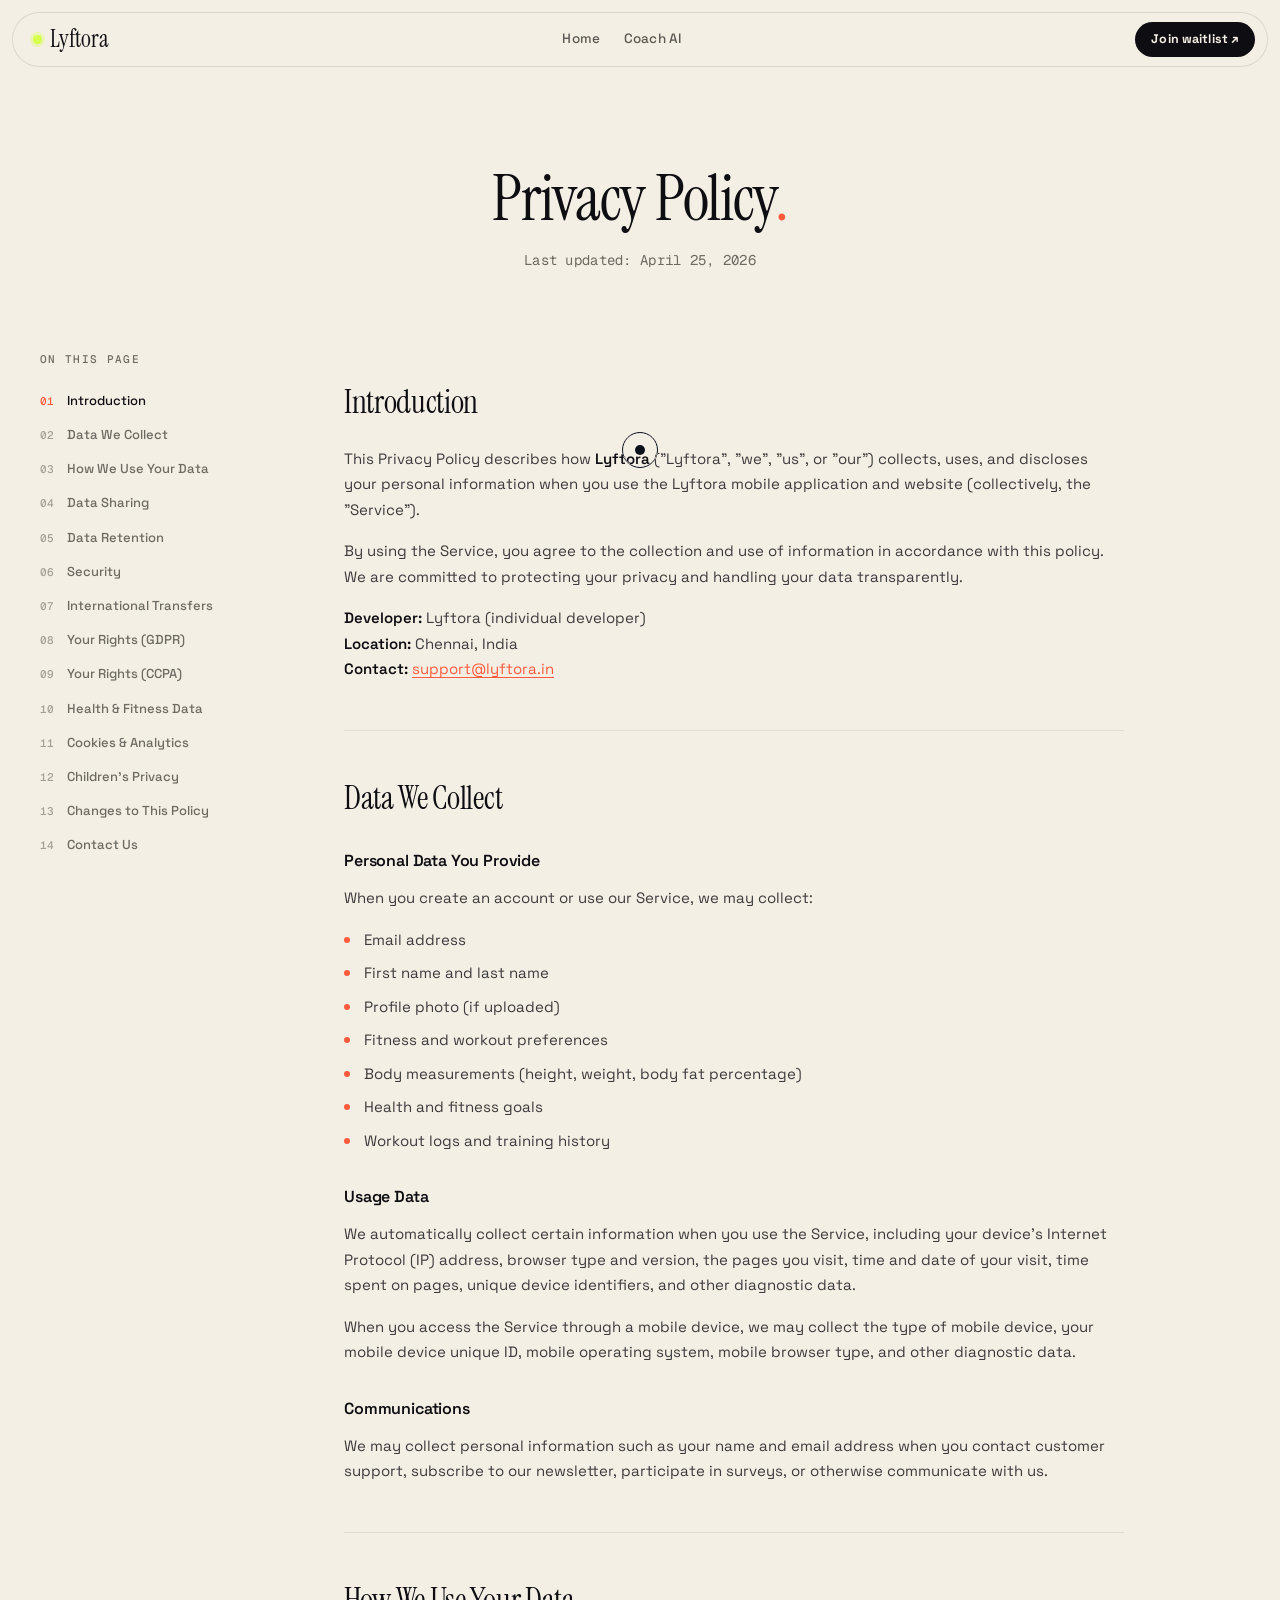
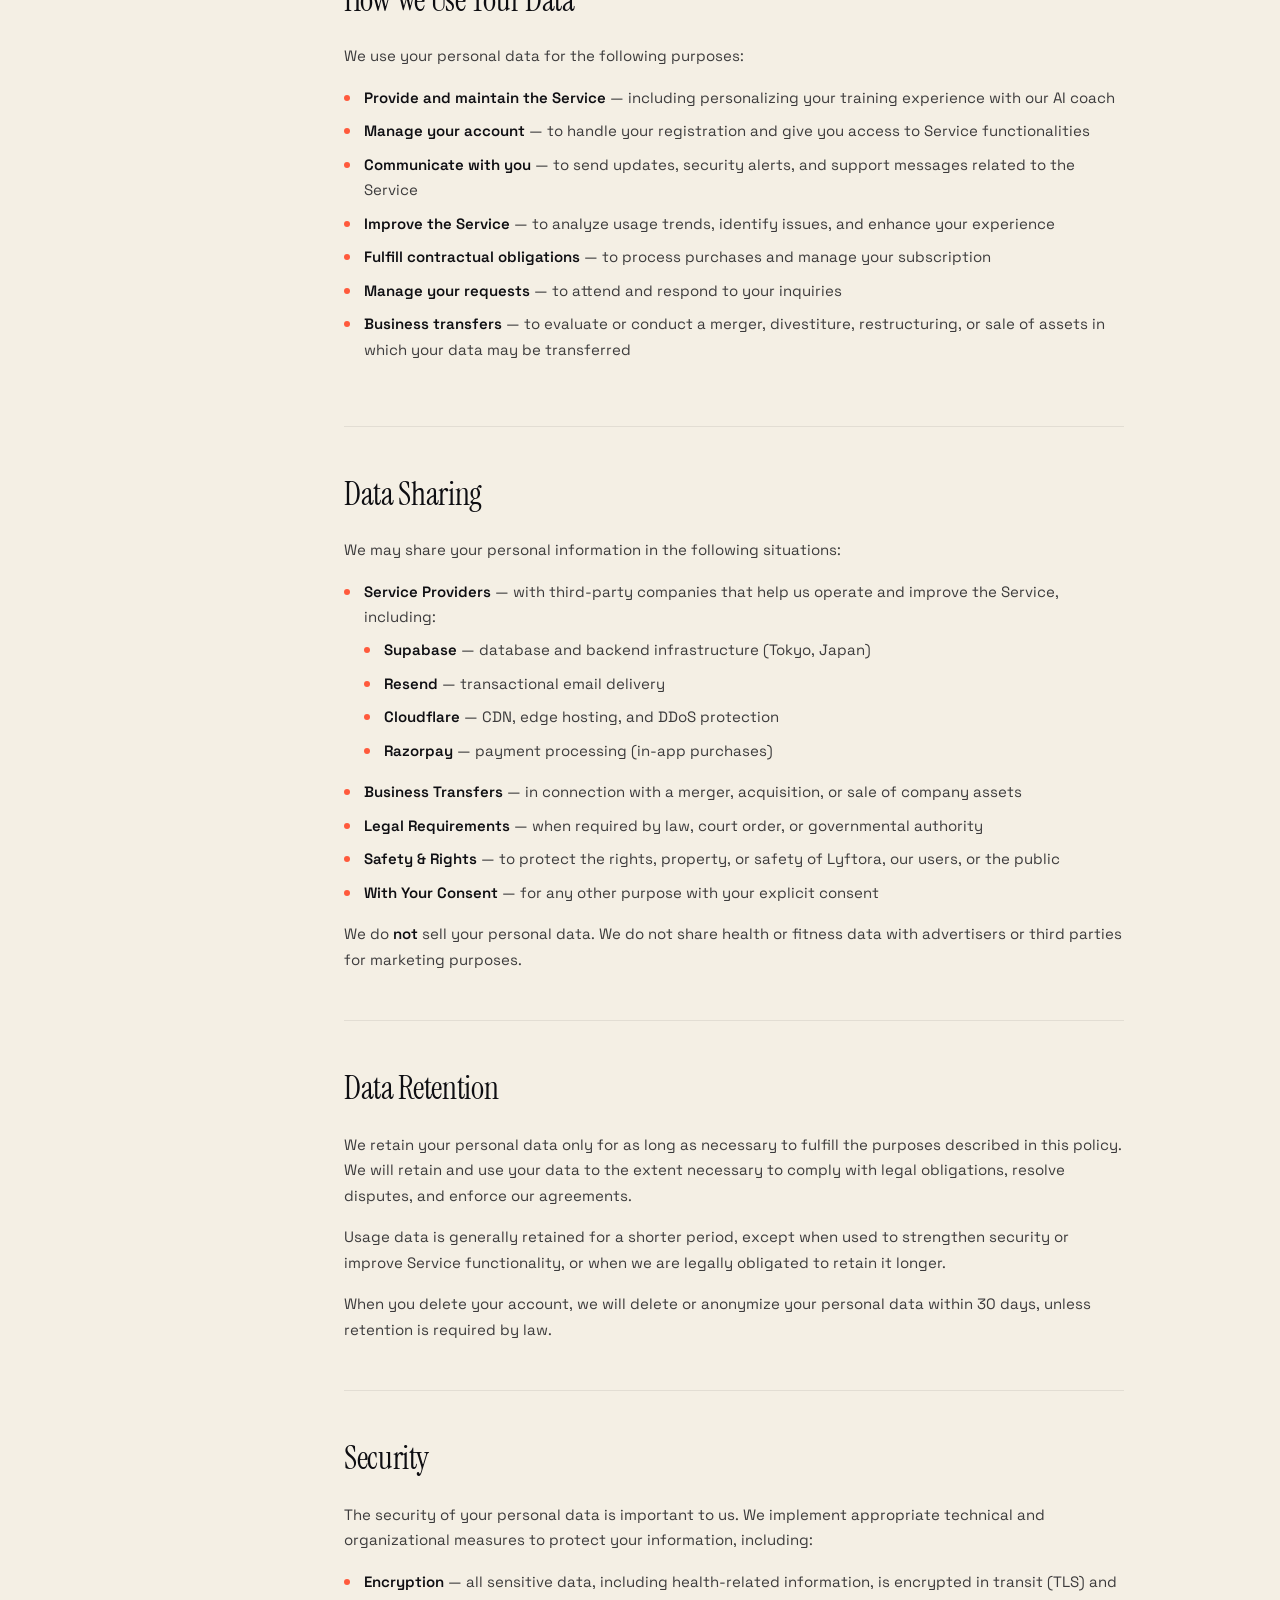
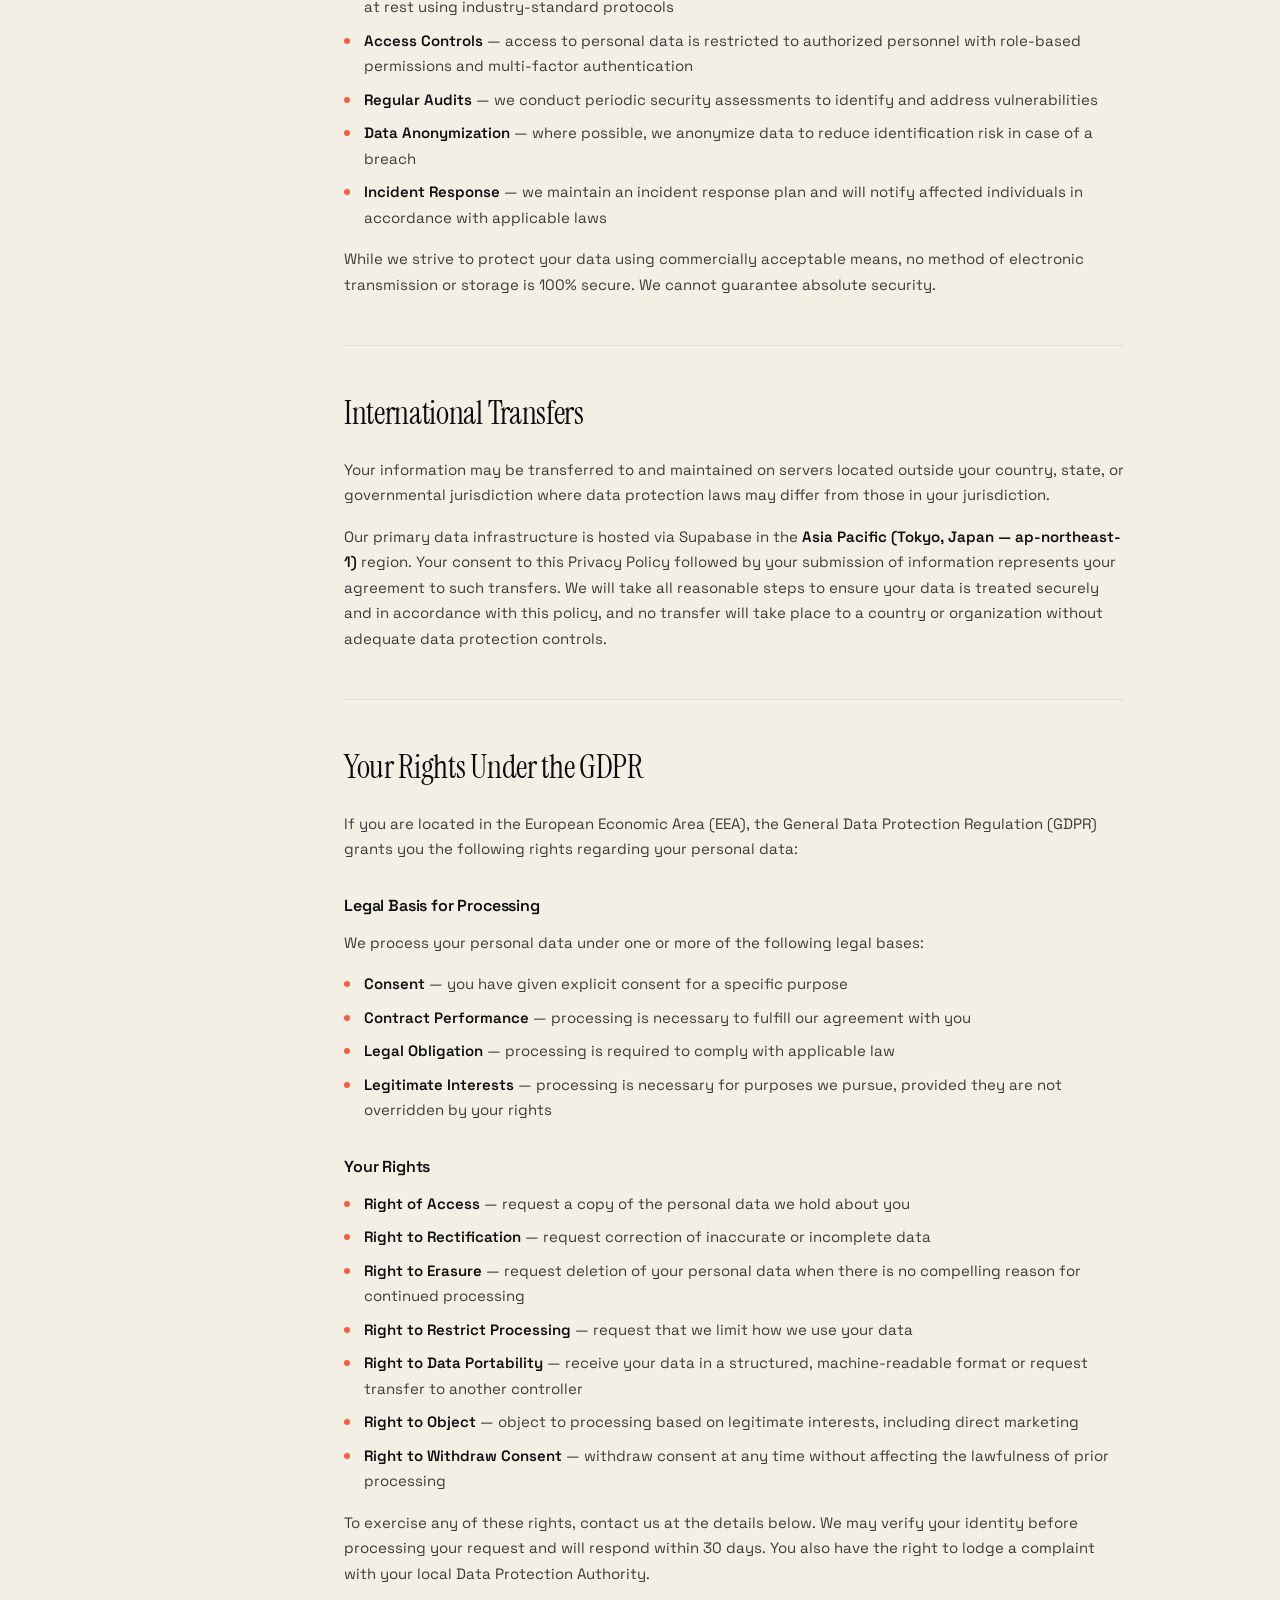
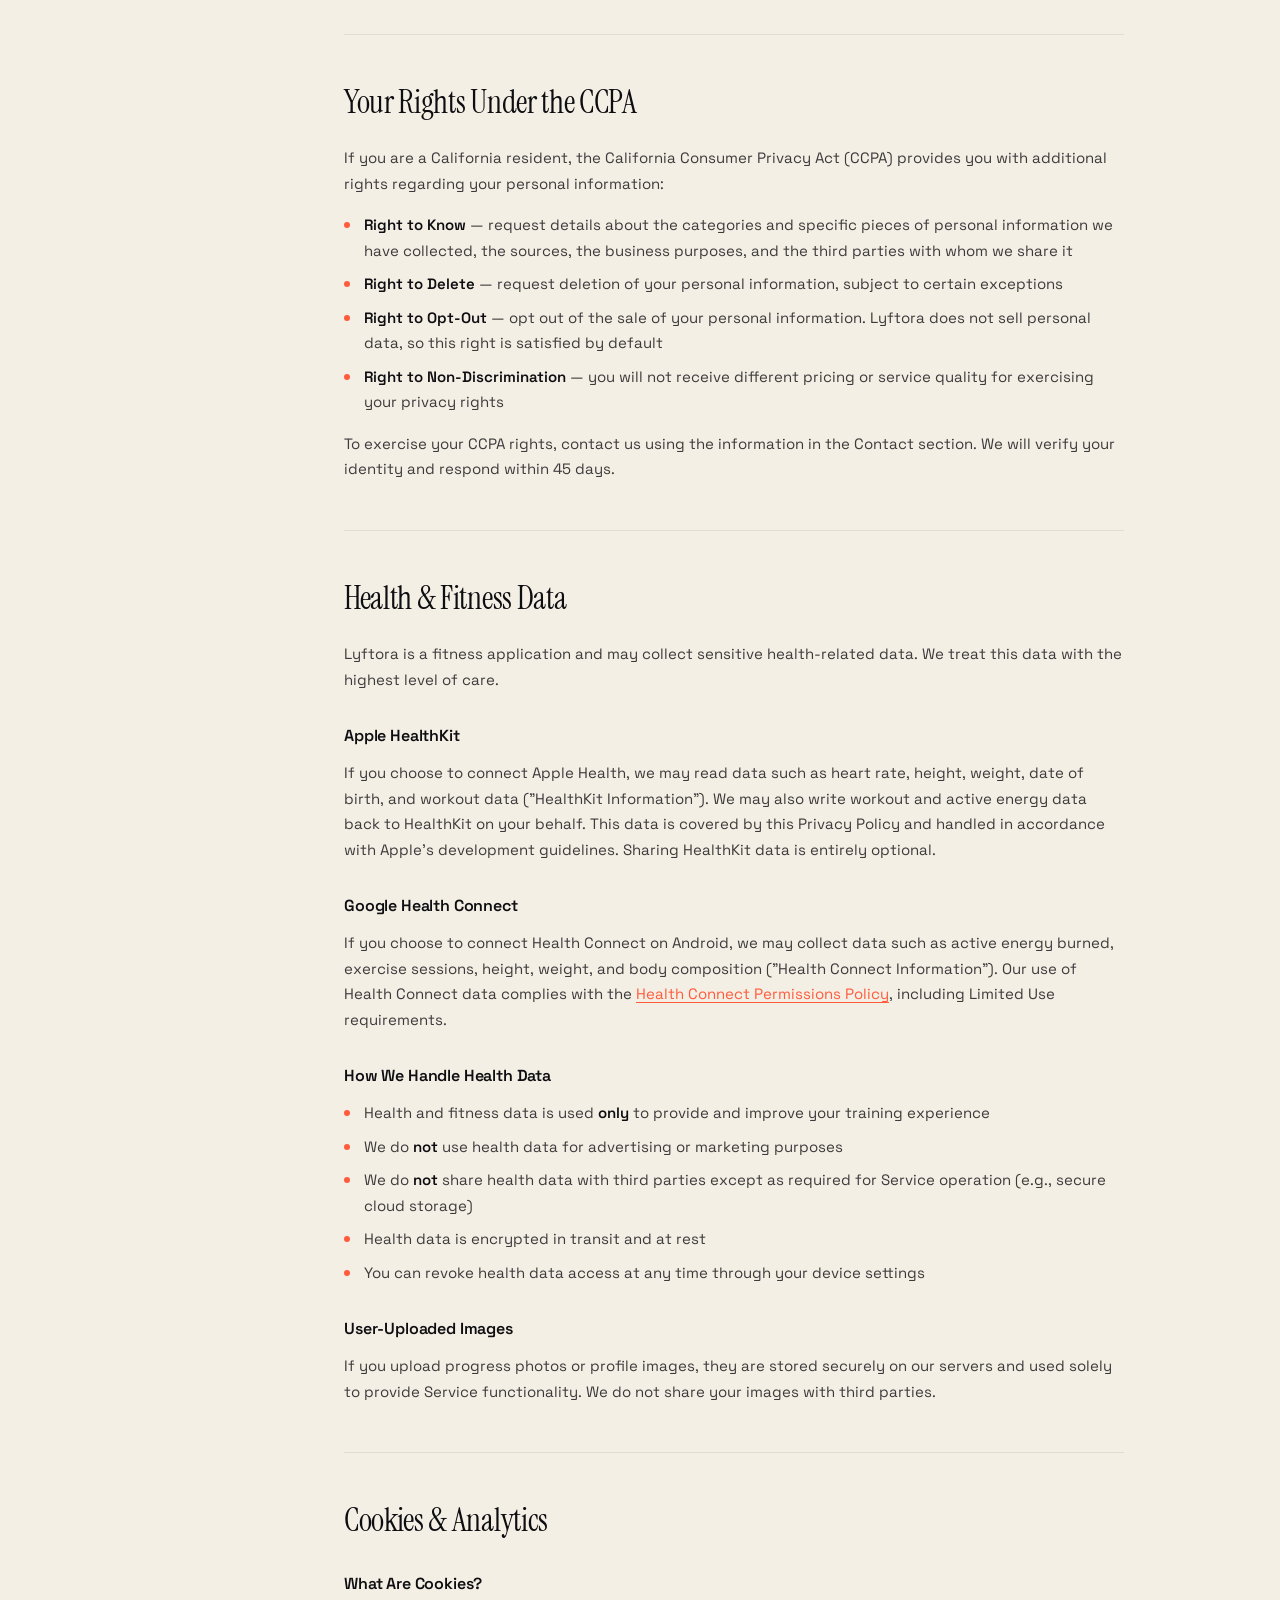
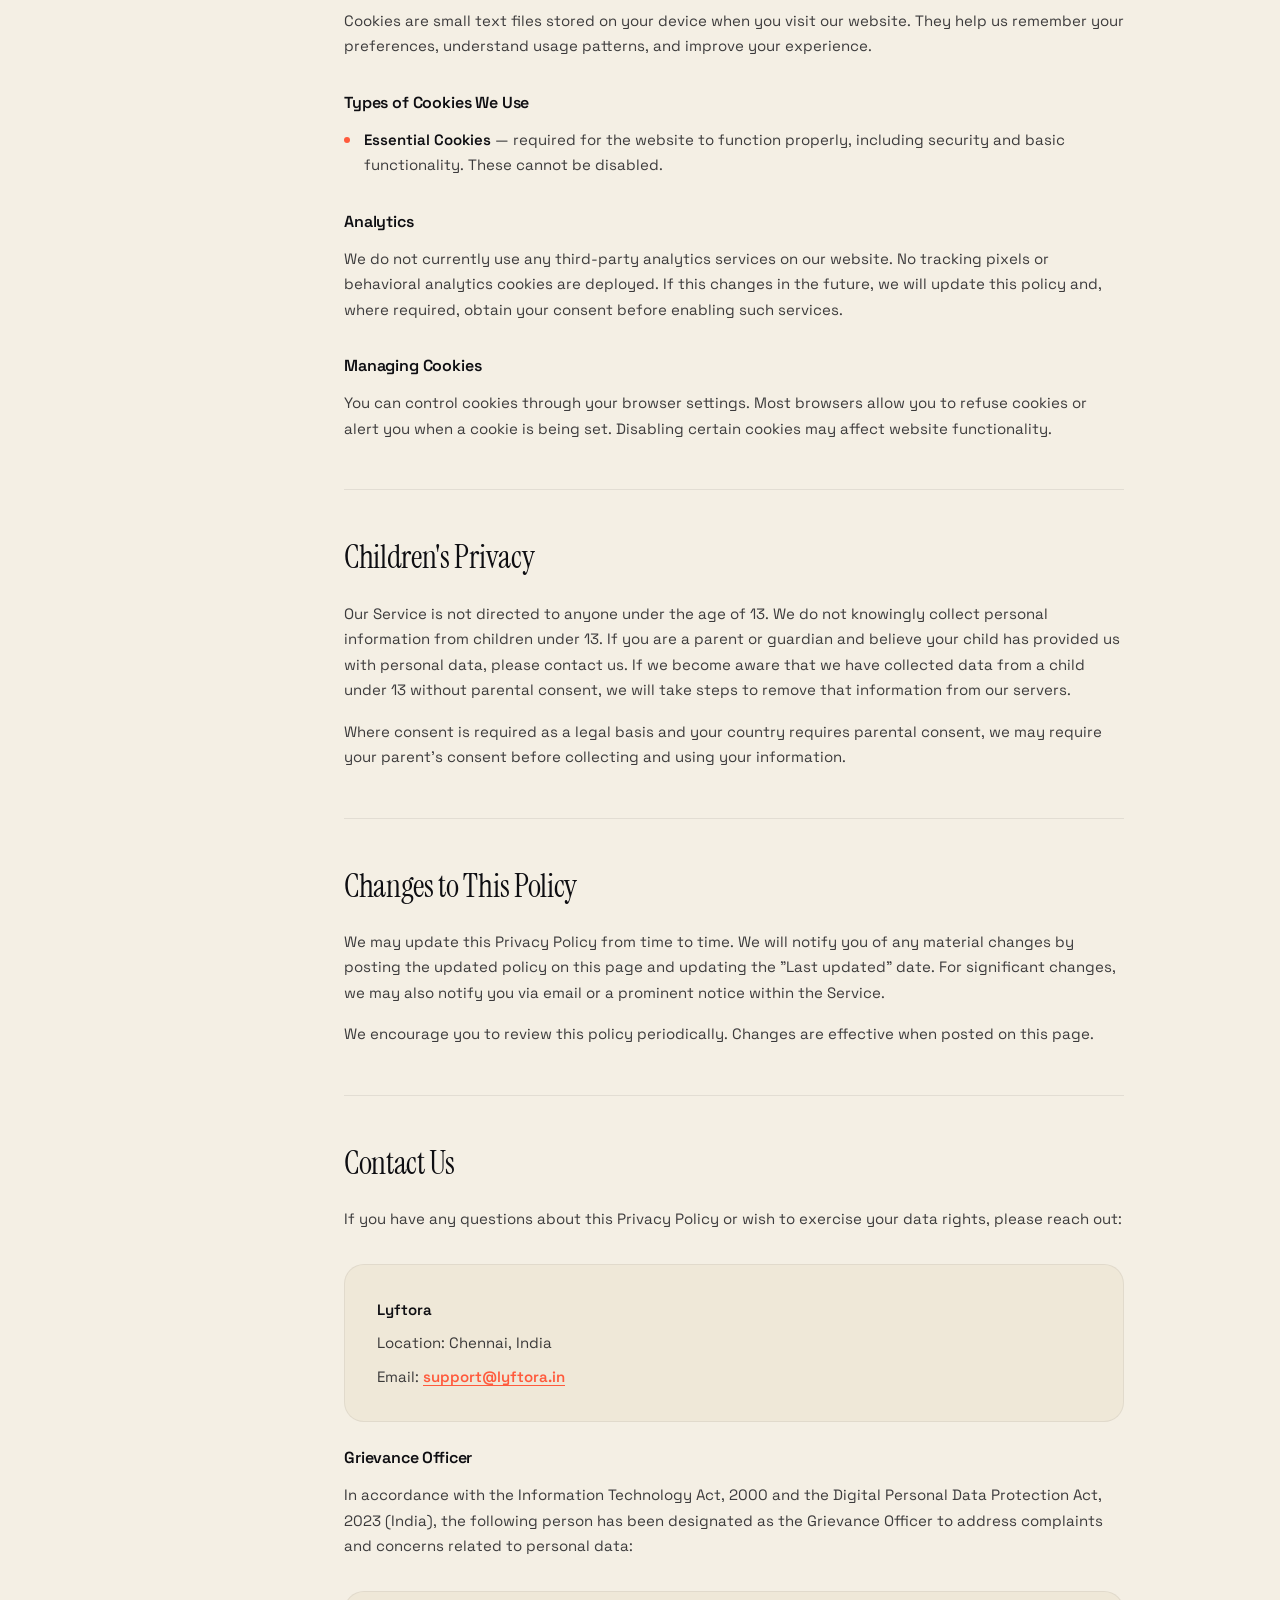
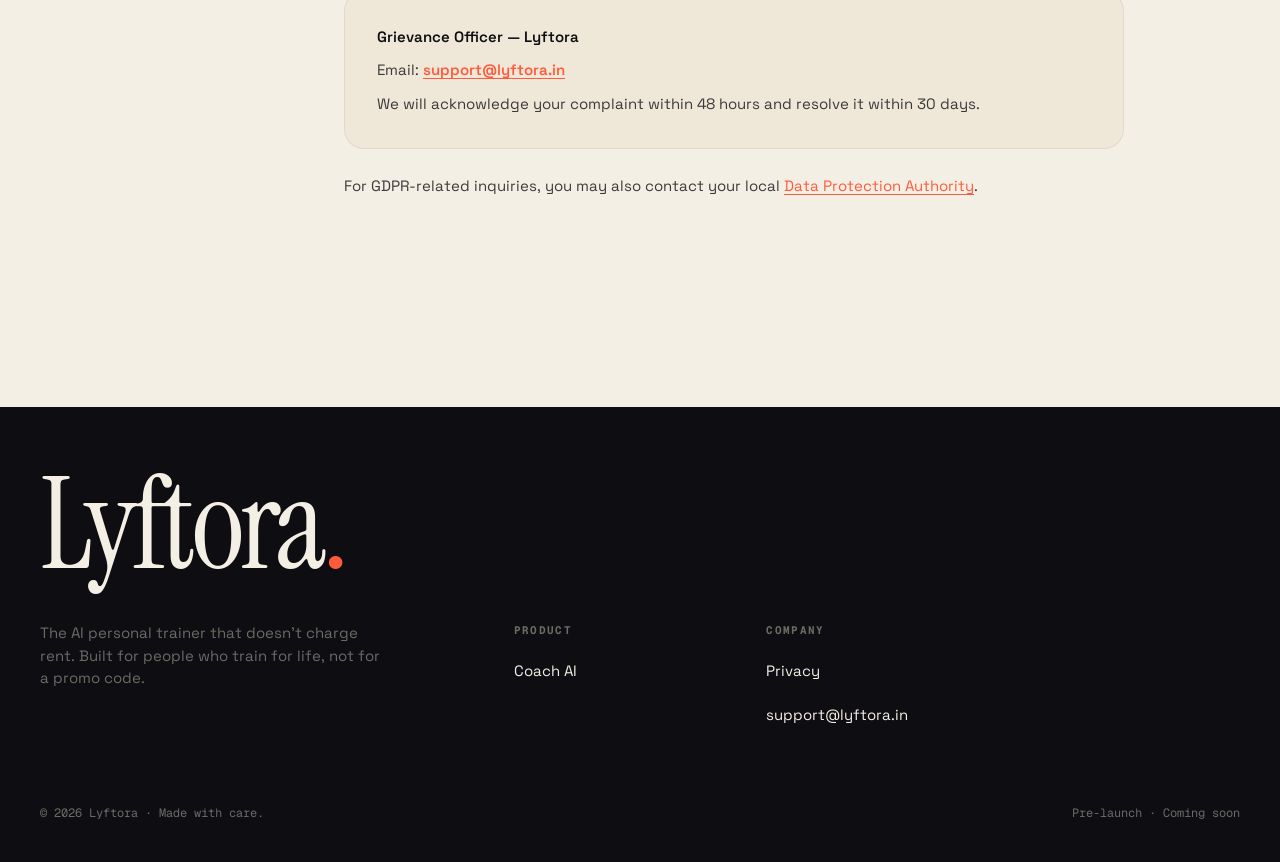
<file: privacy.html>
<!doctype html>
<html lang="en">
<head>
<meta charset="utf-8" />
<meta name="viewport" content="width=device-width, initial-scale=1" />
<title>Privacy Policy — Lyftora</title>
<meta name="description" content="How Lyftora collects, uses, and protects your personal data. Your privacy matters to us." />

<!-- Open Graph -->
<meta property="og:type" content="website" />
<meta property="og:url" content="https://lyftora.in/privacy" />
<meta property="og:title" content="Privacy Policy — Lyftora" />
<meta property="og:description" content="How Lyftora collects, uses, and protects your personal data." />
<meta property="og:image" content="https://lyftora.in/assets/images/lyftora-preview-thumbnail.png" />

<!-- Twitter / X -->
<meta name="twitter:card" content="summary_large_image" />
<meta name="twitter:title" content="Privacy Policy — Lyftora" />
<meta name="twitter:description" content="How Lyftora collects, uses, and protects your personal data." />

<link rel="canonical" href="https://lyftora.in/privacy" />
<link rel="preconnect" href="https://fonts.googleapis.com" />
<link rel="preconnect" href="https://fonts.gstatic.com" crossorigin />
<link href="https://fonts.googleapis.com/css2?family=Instrument+Serif:ital@0;1&family=Space+Grotesk:wght@400;500;600;700&family=Geist+Mono:wght@400;500&display=swap" rel="stylesheet" />

<link rel="stylesheet" href="css/privacy.css" />
<link rel="stylesheet" href="css/navbar.css" />
<link rel="stylesheet" href="css/footer.css" />

<!-- Structured Data -->
<script type="application/ld+json">
{
  "@context": "https://schema.org",
  "@type": "WebPage",
  "name": "Privacy Policy",
  "url": "https://lyftora.in/privacy",
  "publisher": {
    "@type": "Organization",
    "name": "Lyftora",
    "url": "https://lyftora.in"
  },
  "breadcrumb": {
    "@type": "BreadcrumbList",
    "itemListElement": [
      { "@type": "ListItem", "position": 1, "name": "Home", "item": "https://lyftora.in/" },
      { "@type": "ListItem", "position": 2, "name": "Privacy Policy", "item": "https://lyftora.in/privacy" }
    ]
  }
}
</script>
</head>
<body>

<!-- ── Hero ── -->
<section class="privacy-hero">
  <div class="container">
    <h1>Privacy Policy<span>.</span></h1>
    <p class="privacy-updated">Last updated: April 25, 2026</p>
  </div>
</section>

<!-- ── Content ── -->
<div class="container">
  <div class="privacy-layout">

    <!-- Sidebar TOC -->
    <aside class="privacy-toc" aria-label="Table of contents">
      <p class="privacy-toc-title">On this page</p>
      <ol>
        <li><a href="#introduction">Introduction</a></li>
        <li><a href="#data-we-collect">Data We Collect</a></li>
        <li><a href="#how-we-use">How We Use Your Data</a></li>
        <li><a href="#sharing">Data Sharing</a></li>
        <li><a href="#retention">Data Retention</a></li>
        <li><a href="#security">Security</a></li>
        <li><a href="#transfers">International Transfers</a></li>
        <li><a href="#gdpr">Your Rights (GDPR)</a></li>
        <li><a href="#ccpa">Your Rights (CCPA)</a></li>
        <li><a href="#health-data">Health &amp; Fitness Data</a></li>
        <li><a href="#cookies">Cookies &amp; Analytics</a></li>
        <li><a href="#children">Children's Privacy</a></li>
        <li><a href="#changes">Changes to This Policy</a></li>
        <li><a href="#contact">Contact Us</a></li>
      </ol>
    </aside>

    <!-- Main content -->
    <main class="privacy-body">

      <!-- 1. Introduction -->
      <section id="introduction" class="privacy-section">
        <h2>Introduction</h2>
        <p>
          This Privacy Policy describes how <strong>Lyftora</strong>
          ("Lyftora", "we", "us", or "our") collects, uses, and discloses your
          personal information when you use the Lyftora mobile application and
          website (collectively, the "Service").
        </p>
        <p>
          By using the Service, you agree to the collection and use of
          information in accordance with this policy. We are committed to
          protecting your privacy and handling your data transparently.
        </p>
        <p>
          <strong>Developer:</strong> Lyftora (individual developer)<br />
          <strong>Location:</strong> Chennai, India<br />
          <strong>Contact:</strong> <a href="mailto:support@lyftora.in">support@lyftora.in</a>
        </p>
      </section>

      <!-- 2. Data We Collect -->
      <section id="data-we-collect" class="privacy-section">
        <h2>Data We Collect</h2>

        <h3>Personal Data You Provide</h3>
        <p>When you create an account or use our Service, we may collect:</p>
        <ul>
          <li>Email address</li>
          <li>First name and last name</li>
          <li>Profile photo (if uploaded)</li>
          <li>Fitness and workout preferences</li>
          <li>Body measurements (height, weight, body fat percentage)</li>
          <li>Health and fitness goals</li>
          <li>Workout logs and training history</li>
        </ul>

        <h3>Usage Data</h3>
        <p>
          We automatically collect certain information when you use the Service,
          including your device's Internet Protocol (IP) address, browser type
          and version, the pages you visit, time and date of your visit, time
          spent on pages, unique device identifiers, and other diagnostic data.
        </p>
        <p>
          When you access the Service through a mobile device, we may collect
          the type of mobile device, your mobile device unique ID, mobile
          operating system, mobile browser type, and other diagnostic data.
        </p>

        <h3>Communications</h3>
        <p>
          We may collect personal information such as your name and email
          address when you contact customer support, subscribe to our
          newsletter, participate in surveys, or otherwise communicate with us.
        </p>
      </section>

      <!-- 3. How We Use Your Data -->
      <section id="how-we-use" class="privacy-section">
        <h2>How We Use Your Data</h2>
        <p>We use your personal data for the following purposes:</p>
        <ul>
          <li><strong>Provide and maintain the Service</strong> — including personalizing your training experience with our AI coach</li>
          <li><strong>Manage your account</strong> — to handle your registration and give you access to Service functionalities</li>
          <li><strong>Communicate with you</strong> — to send updates, security alerts, and support messages related to the Service</li>
          <li><strong>Improve the Service</strong> — to analyze usage trends, identify issues, and enhance your experience</li>
          <li><strong>Fulfill contractual obligations</strong> — to process purchases and manage your subscription</li>
          <li><strong>Manage your requests</strong> — to attend and respond to your inquiries</li>
          <li><strong>Business transfers</strong> — to evaluate or conduct a merger, divestiture, restructuring, or sale of assets in which your data may be transferred</li>
        </ul>
      </section>

      <!-- 4. Data Sharing -->
      <section id="sharing" class="privacy-section">
        <h2>Data Sharing</h2>
        <p>We may share your personal information in the following situations:</p>
        <ul>
          <li><strong>Service Providers</strong> — with third-party companies that help us operate and improve the Service, including:
            <ul style="margin-top:0.5em;">
              <li><strong>Supabase</strong> — database and backend infrastructure (Tokyo, Japan)</li>
              <li><strong>Resend</strong> — transactional email delivery</li>
              <li><strong>Cloudflare</strong> — CDN, edge hosting, and DDoS protection</li>
              <li><strong>Razorpay</strong> — payment processing (in-app purchases)</li>
            </ul>
          </li>
          <li><strong>Business Transfers</strong> — in connection with a merger, acquisition, or sale of company assets</li>
          <li><strong>Legal Requirements</strong> — when required by law, court order, or governmental authority</li>
          <li><strong>Safety &amp; Rights</strong> — to protect the rights, property, or safety of Lyftora, our users, or the public</li>
          <li><strong>With Your Consent</strong> — for any other purpose with your explicit consent</li>
        </ul>
        <p>
          We do <strong>not</strong> sell your personal data. We do not share
          health or fitness data with advertisers or third parties for marketing
          purposes.
        </p>
      </section>

      <!-- 5. Data Retention -->
      <section id="retention" class="privacy-section">
        <h2>Data Retention</h2>
        <p>
          We retain your personal data only for as long as necessary to fulfill
          the purposes described in this policy. We will retain and use your
          data to the extent necessary to comply with legal obligations, resolve
          disputes, and enforce our agreements.
        </p>
        <p>
          Usage data is generally retained for a shorter period, except when
          used to strengthen security or improve Service functionality, or when
          we are legally obligated to retain it longer.
        </p>
        <p>
          When you delete your account, we will delete or anonymize your
          personal data within 30 days, unless retention is required by law.
        </p>
      </section>

      <!-- 6. Security -->
      <section id="security" class="privacy-section">
        <h2>Security</h2>
        <p>
          The security of your personal data is important to us. We implement
          appropriate technical and organizational measures to protect your
          information, including:
        </p>
        <ul>
          <li><strong>Encryption</strong> — all sensitive data, including health-related information, is encrypted in transit (TLS) and at rest using industry-standard protocols</li>
          <li><strong>Access Controls</strong> — access to personal data is restricted to authorized personnel with role-based permissions and multi-factor authentication</li>
          <li><strong>Regular Audits</strong> — we conduct periodic security assessments to identify and address vulnerabilities</li>
          <li><strong>Data Anonymization</strong> — where possible, we anonymize data to reduce identification risk in case of a breach</li>
          <li><strong>Incident Response</strong> — we maintain an incident response plan and will notify affected individuals in accordance with applicable laws</li>
        </ul>
        <p>
          While we strive to protect your data using commercially acceptable
          means, no method of electronic transmission or storage is 100% secure.
          We cannot guarantee absolute security.
        </p>
      </section>

      <!-- 7. International Transfers -->
      <section id="transfers" class="privacy-section">
        <h2>International Transfers</h2>
        <p>
          Your information may be transferred to and maintained on servers
          located outside your country, state, or governmental jurisdiction
          where data protection laws may differ from those in your jurisdiction.
        </p>
        <p>
          Our primary data infrastructure is hosted via Supabase in the
          <strong>Asia Pacific (Tokyo, Japan — ap-northeast-1)</strong> region.
          Your consent to this Privacy Policy followed by your submission of
          information represents your agreement to such transfers. We will take
          all reasonable steps to ensure your data is treated securely and in
          accordance with this policy, and no transfer will take place to a
          country or organization without adequate data protection controls.
        </p>
      </section>

      <!-- 8. GDPR Rights -->
      <section id="gdpr" class="privacy-section">
        <h2>Your Rights Under the GDPR</h2>
        <p>
          If you are located in the European Economic Area (EEA), the General
          Data Protection Regulation (GDPR) grants you the following rights
          regarding your personal data:
        </p>

        <h3>Legal Basis for Processing</h3>
        <p>We process your personal data under one or more of the following legal bases:</p>
        <ul>
          <li><strong>Consent</strong> — you have given explicit consent for a specific purpose</li>
          <li><strong>Contract Performance</strong> — processing is necessary to fulfill our agreement with you</li>
          <li><strong>Legal Obligation</strong> — processing is required to comply with applicable law</li>
          <li><strong>Legitimate Interests</strong> — processing is necessary for purposes we pursue, provided they are not overridden by your rights</li>
        </ul>

        <h3>Your Rights</h3>
        <ul>
          <li><strong>Right of Access</strong> — request a copy of the personal data we hold about you</li>
          <li><strong>Right to Rectification</strong> — request correction of inaccurate or incomplete data</li>
          <li><strong>Right to Erasure</strong> — request deletion of your personal data when there is no compelling reason for continued processing</li>
          <li><strong>Right to Restrict Processing</strong> — request that we limit how we use your data</li>
          <li><strong>Right to Data Portability</strong> — receive your data in a structured, machine-readable format or request transfer to another controller</li>
          <li><strong>Right to Object</strong> — object to processing based on legitimate interests, including direct marketing</li>
          <li><strong>Right to Withdraw Consent</strong> — withdraw consent at any time without affecting the lawfulness of prior processing</li>
        </ul>
        <p>
          To exercise any of these rights, contact us at the details below. We
          may verify your identity before processing your request and will
          respond within 30 days. You also have the right to lodge a complaint
          with your local Data Protection Authority.
        </p>
      </section>

      <!-- 9. CCPA Rights -->
      <section id="ccpa" class="privacy-section">
        <h2>Your Rights Under the CCPA</h2>
        <p>
          If you are a California resident, the California Consumer Privacy Act
          (CCPA) provides you with additional rights regarding your personal
          information:
        </p>
        <ul>
          <li><strong>Right to Know</strong> — request details about the categories and specific pieces of personal information we have collected, the sources, the business purposes, and the third parties with whom we share it</li>
          <li><strong>Right to Delete</strong> — request deletion of your personal information, subject to certain exceptions</li>
          <li><strong>Right to Opt-Out</strong> — opt out of the sale of your personal information. Lyftora does not sell personal data, so this right is satisfied by default</li>
          <li><strong>Right to Non-Discrimination</strong> — you will not receive different pricing or service quality for exercising your privacy rights</li>
        </ul>
        <p>
          To exercise your CCPA rights, contact us using the information in the
          Contact section. We will verify your identity and respond within 45
          days.
        </p>
      </section>

      <!-- 10. Health & Fitness Data -->
      <section id="health-data" class="privacy-section">
        <h2>Health &amp; Fitness Data</h2>
        <p>
          Lyftora is a fitness application and may collect sensitive
          health-related data. We treat this data with the highest level of
          care.
        </p>

        <h3>Apple HealthKit</h3>
        <p>
          If you choose to connect Apple Health, we may read data such as heart
          rate, height, weight, date of birth, and workout data ("HealthKit
          Information"). We may also write workout and active energy data back
          to HealthKit on your behalf. This data is covered by this Privacy
          Policy and handled in accordance with Apple's development guidelines.
          Sharing HealthKit data is entirely optional.
        </p>

        <h3>Google Health Connect</h3>
        <p>
          If you choose to connect Health Connect on Android, we may collect
          data such as active energy burned, exercise sessions, height, weight,
          and body composition ("Health Connect Information"). Our use of Health
          Connect data complies with the
          <a href="https://support.google.com/googleplay/android-developer/answer/9888170" target="_blank" rel="noopener noreferrer">Health Connect Permissions Policy</a>,
          including Limited Use requirements.
        </p>

        <h3>How We Handle Health Data</h3>
        <ul>
          <li>Health and fitness data is used <strong>only</strong> to provide and improve your training experience</li>
          <li>We do <strong>not</strong> use health data for advertising or marketing purposes</li>
          <li>We do <strong>not</strong> share health data with third parties except as required for Service operation (e.g., secure cloud storage)</li>
          <li>Health data is encrypted in transit and at rest</li>
          <li>You can revoke health data access at any time through your device settings</li>
        </ul>

        <h3>User-Uploaded Images</h3>
        <p>
          If you upload progress photos or profile images, they are stored
          securely on our servers and used solely to provide Service
          functionality. We do not share your images with third parties.
        </p>
      </section>

      <!-- 11. Cookies & Analytics -->
      <section id="cookies" class="privacy-section">
        <h2>Cookies &amp; Analytics</h2>

        <h3>What Are Cookies?</h3>
        <p>
          Cookies are small text files stored on your device when you visit our
          website. They help us remember your preferences, understand usage
          patterns, and improve your experience.
        </p>

        <h3>Types of Cookies We Use</h3>
        <ul>
          <li><strong>Essential Cookies</strong> — required for the website to function properly, including security and basic functionality. These cannot be disabled.</li>
        </ul>

        <h3>Analytics</h3>
        <p>
          We do not currently use any third-party analytics services on our
          website. No tracking pixels or behavioral analytics cookies are
          deployed. If this changes in the future, we will update this policy
          and, where required, obtain your consent before enabling such services.
        </p>

        <h3>Managing Cookies</h3>
        <p>
          You can control cookies through your browser settings. Most browsers
          allow you to refuse cookies or alert you when a cookie is being set.
          Disabling certain cookies may affect website functionality.
        </p>
      </section>

      <!-- 12. Children's Privacy -->
      <section id="children" class="privacy-section">
        <h2>Children's Privacy</h2>
        <p>
          Our Service is not directed to anyone under the age of 13. We do not
          knowingly collect personal information from children under 13. If you
          are a parent or guardian and believe your child has provided us with
          personal data, please contact us. If we become aware that we have
          collected data from a child under 13 without parental consent, we will
          take steps to remove that information from our servers.
        </p>
        <p>
          Where consent is required as a legal basis and your country requires
          parental consent, we may require your parent's consent before
          collecting and using your information.
        </p>
      </section>

      <!-- 13. Changes -->
      <section id="changes" class="privacy-section">
        <h2>Changes to This Policy</h2>
        <p>
          We may update this Privacy Policy from time to time. We will notify
          you of any material changes by posting the updated policy on this page
          and updating the "Last updated" date. For significant changes, we may
          also notify you via email or a prominent notice within the Service.
        </p>
        <p>
          We encourage you to review this policy periodically. Changes are
          effective when posted on this page.
        </p>
      </section>

      <!-- 14. Contact -->
      <section id="contact" class="privacy-section">
        <h2>Contact Us</h2>
        <p>
          If you have any questions about this Privacy Policy or wish to
          exercise your data rights, please reach out:
        </p>
        <div class="privacy-contact">
          <p><strong>Lyftora</strong></p>
          <p>Location: Chennai, India</p>
          <p>Email: <a href="mailto:support@lyftora.in">support@lyftora.in</a></p>
        </div>

        <h3 style="margin-top: var(--s-5);">Grievance Officer</h3>
        <p>
          In accordance with the Information Technology Act, 2000 and the
          Digital Personal Data Protection Act, 2023 (India), the following
          person has been designated as the Grievance Officer to address
          complaints and concerns related to personal data:
        </p>
        <div class="privacy-contact">
          <p><strong>Grievance Officer — Lyftora</strong></p>
          <p>Email: <a href="mailto:support@lyftora.in">support@lyftora.in</a></p>
          <p>We will acknowledge your complaint within 48 hours and resolve it within 30 days.</p>
        </div>

        <p style="margin-top: var(--s-5);">
          For GDPR-related inquiries, you may also contact your local
          <a href="https://edpb.europa.eu/about-edpb/about-edpb/members_en" target="_blank" rel="noopener noreferrer">Data Protection Authority</a>.
        </p>
      </section>

    </main>
  </div>
</div>

<!-- ── Shared scripts ── -->
<script src="js/navbar.js"></script>
<script src="js/footer.js"></script>

<!-- ── TOC active-state tracking ── -->
<script>
(function () {
  'use strict';
  const tocLinks = document.querySelectorAll('.privacy-toc a');
  const sections = [];

  tocLinks.forEach(function (link) {
    const id = link.getAttribute('href').slice(1);
    const el = document.getElementById(id);
    if (el) sections.push({ id: id, el: el, link: link });
  });

  function update() {
    let current = sections[0];
    const offset = 140;
    for (let i = sections.length - 1; i >= 0; i--) {
      if (sections[i].el.getBoundingClientRect().top <= offset) {
        current = sections[i];
        break;
      }
    }
    tocLinks.forEach(function (l) { l.classList.remove('is-active'); });
    if (current) current.link.classList.add('is-active');
  }

  window.addEventListener('scroll', update, { passive: true });
  update();
})();
</script>


</body>
</html>
</file>
<file: css/index.css>
@import url("./tokens.css");

/* ============================================
   Lyftora — Landing Page Styles
   Tokens live in design-tokens/tokens.json and
   are generated to css/tokens.css. Do not redeclare.
   ============================================ */

*,
*::before,
*::after {
  box-sizing: border-box;
}

* {
  margin: 0;
  padding: 0;
}

html {
  -webkit-text-size-adjust: 100%;
}

body {
  font-family: var(--sans);
  background: var(--cream);
  color: var(--ink);
  -webkit-font-smoothing: antialiased;
  line-height: 1.5;
  overflow-x: clip;
  cursor: none;
}

img,
svg {
  display: block;
  max-width: 100%;
}

button,
input {
  font: inherit;
  color: inherit;
  background: none;
  border: none;
}

button {
  cursor: none;
}

a {
  color: inherit;
  text-decoration: none;
  cursor: none;
}

ul {
  list-style: none;
}

::selection {
  background: var(--lime);
  color: var(--ink);
}

:focus-visible {
  outline: 2px solid var(--ink);
  outline-offset: 3px;
  border-radius: 6px;
}

/* ---------- Custom cursor ---------- */
.cursor,
.cursor-ring {
  position: fixed;
  top: 0;
  left: 0;
  pointer-events: none;
  z-index: 9999;
  transform: translate3d(-50%, -50%, 0);
  transition: width .18s ease, height .18s ease, background .18s ease, opacity .2s;
  will-change: transform;
  mix-blend-mode: difference;
}

.cursor {
  width: 10px;
  height: 10px;
  background: #fff;
  border-radius: 50%;
}

.cursor-ring {
  width: 36px;
  height: 36px;
  border: 1.5px solid #fff;
  border-radius: 50%;
}

.cursor.is-hover {
  width: 20px;
  height: 20px;
  background: var(--lime);
}

.cursor-ring.is-hover {
  width: 56px;
  height: 56px;
}

@media (hover: none),
(max-width: 720px) {
  body {
    cursor: auto;
  }

  button,
  a {
    cursor: pointer;
  }

  .cursor,
  .cursor-ring {
    display: none;
  }
}

/* ---------- Container ---------- */
.container {
  max-width: var(--container);
  margin-inline: auto;
  padding-inline: var(--pad);
}

/* ---------- Nav ---------- */
.nav {
  position: fixed;
  inset: 12px 12px auto 12px;
  z-index: 100;
  display: flex;
  align-items: center;
  justify-content: space-between;
  padding: 10px 14px 10px 22px;
  background: color-mix(in srgb, var(--cream) 82%, transparent);
  backdrop-filter: blur(14px);
  border: 1px solid color-mix(in srgb, var(--ink) 10%, transparent);
  border-radius: var(--r-pill);
}

.brand {
  font-family: var(--serif);
  font-size: 26px;
  letter-spacing: -0.01em;
  display: inline-flex;
  align-items: center;
  gap: 8px;
}

.brand-dot {
  width: 10px;
  height: 10px;
  border-radius: 50%;
  background: var(--lime);
  box-shadow: 0 0 0 3px color-mix(in srgb, var(--lime) 40%, transparent);
  animation: pulse 2.4s ease-in-out infinite;
}

@keyframes pulse {

  0%,
  100% {
    transform: scale(1);
  }

  50% {
    transform: scale(1.25);
  }
}

.nav-links {
  display: none;
  gap: 22px;
  font-size: 14px;
  font-weight: 500;
  color: color-mix(in srgb, var(--ink) 70%, transparent);
}

.nav-links a {
  transition: color .2s;
}

.nav-links a:hover {
  color: var(--ink);
}

@media (min-width: 900px) {
  .nav-links {
    display: inline-flex;
  }
}

.nav-cta {
  padding: 8px 16px;
  border-radius: var(--r-pill);
  background: var(--ink);
  color: var(--cream);
  font-size: 13px;
  font-weight: 600;
  transition: transform .15s ease, background .2s;
}

.nav-cta:hover {
  background: var(--coral);
  transform: rotate(-2deg);
}

/* ---------- Marquee ticker ---------- */
.ticker {
  background: var(--ink);
  color: var(--cream);
  padding: 14px 0;
  overflow: hidden;
  border-block: 1px solid var(--ink);
  margin-top: 80px;
}

.ticker-track {
  display: flex;
  gap: 48px;
  width: max-content;
  animation: scroll-x 40s linear infinite;
  font-family: var(--serif);
  font-size: clamp(28px, 4vw, 48px);
  font-style: italic;
  white-space: nowrap;
  align-items: center;
}

.ticker-track .star {
  font-family: var(--sans);
  font-weight: 700;
  font-style: normal;
  color: var(--lime);
  font-size: 0.8em;
}

@keyframes scroll-x {
  to {
    transform: translateX(-50%);
  }
}

.ticker:hover .ticker-track {
  animation-play-state: paused;
}

/* ---------- Hero ---------- */
.hero {
  position: relative;
  padding: 48px 0 96px;
  overflow: hidden;
}

.hero-blobs {
  position: absolute;
  inset: 0;
  pointer-events: none;
  overflow: hidden;
}

.blob {
  position: absolute;
  border-radius: 50%;
  filter: blur(60px);
  opacity: 0.5;
  animation: float 14s ease-in-out infinite;
}

.blob.b1 {
  width: 420px;
  height: 420px;
  background: var(--lime);
  top: -80px;
  right: -60px;
}

.blob.b2 {
  width: 360px;
  height: 360px;
  background: var(--coral);
  bottom: 10%;
  left: -80px;
  animation-delay: -5s;
}

.blob.b3 {
  width: 300px;
  height: 300px;
  background: var(--violet);
  top: 30%;
  right: 30%;
  animation-delay: -9s;
  opacity: 0.35;
}

@keyframes float {

  0%,
  100% {
    transform: translate(0, 0) scale(1);
  }

  33% {
    transform: translate(40px, -30px) scale(1.08);
  }

  66% {
    transform: translate(-30px, 20px) scale(0.95);
  }
}

.hero-head {
  display: flex;
  flex-direction: column;
  gap: 18px;
  align-items: flex-start;
  padding-top: 24px;
  position: relative;
}

.eyebrow-pill {
  display: inline-flex;
  align-items: center;
  gap: 10px;
  padding: 6px 14px 6px 8px;
  border-radius: var(--r-pill);
  background: color-mix(in srgb, var(--ink) 6%, transparent);
  border: 1px solid color-mix(in srgb, var(--ink) 14%, transparent);
  font-size: 13px;
  font-weight: 500;
}

.eyebrow-pill .badge {
  background: var(--ink);
  color: var(--lime);
  padding: 3px 10px;
  border-radius: var(--r-pill);
  font-family: var(--mono);
  font-size: 11px;
}

.hero-headline {
  font-family: var(--serif);
  font-weight: 400;
  font-size: clamp(56px, 11vw, 168px);
  line-height: 0.88;
  letter-spacing: -0.03em;
  max-width: 16ch;
}

.hero-headline em {
  font-style: italic;
  color: var(--coral);
}

.hero-headline .word {
  display: inline-block;
  opacity: 1;
  transform: none;
}

.hero-sub {
  font-size: clamp(16px, 1.6vw, 19px);
  max-width: 52ch;
  color: color-mix(in srgb, var(--ink) 75%, transparent);
  line-height: 1.55;
}

.hero-ctas {
  display: flex;
  gap: 10px;
  flex-wrap: wrap;
  margin-top: 8px;
}

/* ---------- Buttons ---------- */
.btn {
  display: inline-flex;
  align-items: center;
  gap: 10px;
  padding: 14px 22px;
  border-radius: var(--r-pill);
  font-weight: 600;
  font-size: 15px;
  transition: transform .15s ease, background .2s;
  position: relative;
  white-space: nowrap;
}

.btn:active {
  transform: scale(.97);
}

.btn-primary {
  background: var(--ink);
  color: var(--cream);
}

.btn-primary:hover {
  background: var(--coral);
}

.btn-ghost {
  border: 1px solid color-mix(in srgb, var(--ink) 18%, transparent);
  background: transparent;
}

.btn-ghost:hover {
  background: var(--ink);
  color: var(--cream);
}

.btn .arrow {
  width: 22px;
  height: 22px;
  display: grid;
  place-items: center;
  border-radius: 50%;
  background: var(--lime);
  color: var(--ink);
  transition: transform .3s;
}

.btn:hover .arrow {
  transform: translateX(4px) rotate(-45deg);
}

/* ---------- Hero collage ---------- */
.hero-collage {
  margin-top: 72px;
  display: grid;
  grid-template-columns: 1fr;
  gap: 16px;
  position: relative;
}

@media (min-width: 900px) {
  .hero-collage {
    grid-template-columns: 1.2fr 0.9fr 1.1fr;
    grid-template-rows: auto;
  }
}

.card-stat {
  background: var(--ink);
  color: var(--cream);
  padding: 28px;
  border-radius: var(--r-lg);
  display: flex;
  flex-direction: column;
  justify-content: space-between;
  min-height: 220px;
  position: relative;
  overflow: hidden;
}

.card-stat .sticker {
  position: absolute;
  top: 18px;
  right: 18px;
  font-family: var(--mono);
  font-size: 11px;
  padding: 4px 10px;
  border-radius: var(--r-pill);
  background: var(--lime);
  color: var(--ink);
}

.card-stat .big {
  font-family: var(--serif);
  font-size: clamp(56px, 8vw, 96px);
  line-height: 0.9;
  letter-spacing: -0.03em;
}

.card-stat .label {
  font-size: 14px;
  opacity: 0.7;
}

/* Phone mockup with 3D tilt */
.card-phone {
  background: linear-gradient(145deg, var(--lime), #B6E823);
  border-radius: var(--r-lg);
  padding: 32px 0;
  display: grid;
  place-items: center;
  perspective: 1400px;
  min-height: 420px;
  position: relative;
  overflow: hidden;
}

.card-phone::before {
  content: "";
  position: absolute;
  inset: 0;
  background: radial-gradient(50% 50% at 50% 0%, rgba(255, 255, 255, .5), transparent 60%);
}

.phone-3d {
  width: min(260px, 80%);
  aspect-ratio: 9/19;
  background: var(--ink);
  border-radius: 34px;
  padding: 8px;
  transform: rotate3d(1, -0.3, 0, 0deg);
  transition: transform .2s ease-out;
  box-shadow: 0 40px 60px -20px rgba(0, 0, 0, .3);
  position: relative;
  z-index: 1;
}

.phone-screen-2 {
  width: 100%;
  height: 100%;
  background: var(--ink-2);
  border-radius: 28px;
  overflow: hidden;
  padding: 32px 16px 16px;
  display: flex;
  flex-direction: column;
  gap: 10px;
  color: var(--cream);
}

.ph-top {
  display: flex;
  justify-content: space-between;
  font-family: var(--mono);
  font-size: 10px;
  opacity: 0.6;
}

.ph-title {
  font-family: var(--serif);
  font-size: 26px;
  line-height: 1;
  margin-top: 6px;
}

.ph-chip {
  display: inline-block;
  font-family: var(--mono);
  font-size: 10px;
  padding: 3px 8px;
  border-radius: var(--r-pill);
  background: var(--lime);
  color: var(--ink);
  margin-top: 4px;
}

.ph-rep {
  margin-top: 8px;
  background: rgba(255, 255, 255, .06);
  padding: 10px;
  border-radius: 12px;
}

.ph-rep-row {
  display: flex;
  justify-content: space-between;
  font-size: 12px;
}

.ph-rep-row strong {
  font-family: var(--serif);
  font-size: 16px;
  font-weight: 400;
}

.ph-dots {
  display: flex;
  gap: 4px;
  margin-top: 6px;
}

.ph-dots span {
  flex: 1;
  height: 4px;
  border-radius: 2px;
  background: rgba(255, 255, 255, .1);
}

.ph-dots span.on {
  background: var(--lime);
}

.ph-ring-wrap {
  display: flex;
  align-items: center;
  gap: 10px;
  background: rgba(255, 255, 255, .06);
  padding: 10px;
  border-radius: 12px;
}

.ph-ring {
  width: 44px;
  height: 44px;
  border-radius: 50%;
  background: conic-gradient(var(--lime) 60%, rgba(255, 255, 255, .1) 0);
  display: grid;
  place-items: center;
  position: relative;
}

.ph-ring::before {
  content: "";
  position: absolute;
  inset: 4px;
  border-radius: 50%;
  background: var(--ink-2);
}

.ph-ring span {
  position: relative;
  z-index: 1;
  font-family: var(--mono);
  font-size: 10px;
}

.ph-ring-wrap small {
  font-size: 10px;
  opacity: .6;
  font-family: var(--mono);
  text-transform: uppercase;
  letter-spacing: .1em;
}

.ph-ring-wrap strong {
  font-size: 13px;
  font-weight: 500;
}

.card-quote {
  background: var(--coral);
  color: var(--cream);
  padding: 28px;
  border-radius: var(--r-lg);
  display: flex;
  flex-direction: column;
  justify-content: space-between;
  min-height: 220px;
  position: relative;
}

.card-quote .q-mark {
  font-family: var(--serif);
  font-size: 80px;
  line-height: .7;
  color: var(--lime);
}

.card-quote p {
  font-family: var(--serif);
  font-size: clamp(20px, 2vw, 26px);
  line-height: 1.25;
  font-style: italic;
}

.card-quote .who {
  margin-top: 16px;
  font-size: 13px;
  display: flex;
  align-items: center;
  gap: 10px;
}

.card-quote .who i {
  font-style: normal;
  font-family: var(--mono);
  opacity: 0.7;
}

/* Coin interaction card */
.card-coin {
  background: var(--cream-2);
  padding: 24px;
  border-radius: var(--r-lg);
  display: flex;
  flex-direction: column;
  gap: 12px;
  position: relative;
  overflow: hidden;
  border: 1px solid color-mix(in srgb, var(--ink) 10%, transparent);
}

.coin-badge {
  align-self: flex-start;
  font-family: var(--mono);
  font-size: 11px;
  padding: 4px 10px;
  border-radius: var(--r-pill);
  background: var(--ink);
  color: var(--cream);
}

.coin-title {
  font-family: var(--serif);
  font-size: 24px;
  line-height: 1.1;
}

.coin-small {
  font-size: 13px;
  color: var(--muted);
}

.coin-counter {
  display: flex;
  align-items: baseline;
  gap: 8px;
  font-family: var(--serif);
  font-size: 54px;
  line-height: 1;
}

.coin-counter .rupee {
  font-size: 28px;
  color: var(--muted);
}

.coin-btn {
  margin-top: auto;
  background: var(--lime);
  color: var(--ink);
  font-weight: 600;
  padding: 12px 18px;
  border-radius: var(--r-pill);
  display: inline-flex;
  align-items: center;
  gap: 8px;
  align-self: flex-start;
  transition: transform .1s;
}

.coin-btn:active {
  transform: scale(.94);
}

/* ---------- Section frame ---------- */
.sec {
  padding: 120px 0;
  position: relative;
}

.sec-head {
  display: flex;
  flex-direction: column;
  gap: 20px;
  margin-bottom: 64px;
  align-items: flex-start;
}

.kicker {
  display: inline-flex;
  align-items: center;
  gap: 10px;
  font-family: var(--mono);
  font-size: 12px;
  letter-spacing: .12em;
  text-transform: uppercase;
  color: var(--muted);
}

.kicker::before {
  content: "";
  width: 28px;
  height: 1px;
  background: currentColor;
}

.sec-title {
  font-family: var(--serif);
  font-weight: 400;
  font-size: clamp(40px, 7vw, 100px);
  line-height: 0.92;
  letter-spacing: -0.02em;
  max-width: 18ch;
}

.sec-title em {
  color: var(--coral);
  font-style: italic;
}

.sec-sub {
  font-size: clamp(16px, 1.4vw, 19px);
  max-width: 60ch;
  color: color-mix(in srgb, var(--ink) 72%, transparent);
}

/* ---------- Subscription comparison ---------- */
.compare {
  background: var(--ink);
  color: var(--cream);
  padding: 80px 0;
  border-radius: var(--r-xl);
  margin: 0 12px;
}

.compare-head {
  color: var(--cream);
}

.compare-head .kicker {
  color: var(--lime);
}

.compare-head .sec-title em {
  color: var(--lime);
}

.compare-chart {
  display: flex;
  flex-direction: column;
  gap: 8px;
  margin-top: 24px;
}

.cmp-row {
  display: grid;
  grid-template-columns: 170px 1fr 120px;
  gap: 16px;
  align-items: center;
  padding: 16px 0;
  border-bottom: 1px solid rgba(255, 255, 255, .08);
}

@media (max-width: 720px) {
  .cmp-row {
    grid-template-columns: 110px 1fr 90px;
    gap: 10px;
    font-size: 13px;
  }
}

.cmp-app {
  font-family: var(--serif);
  font-size: 22px;
}

.cmp-app small {
  display: block;
  font-family: var(--mono);
  font-size: 11px;
  opacity: .5;
  letter-spacing: .06em;
}

.cmp-track {
  height: 20px;
  background: rgba(255, 255, 255, .05);
  border-radius: var(--r-pill);
  overflow: hidden;
  position: relative;
}

.cmp-bar {
  height: 100%;
  width: 0;
  background: linear-gradient(90deg, var(--coral), #FFB04B);
  border-radius: var(--r-pill);
  transition: width 1.1s cubic-bezier(.2, .8, .2, 1);
  transform-origin: left;
}

.cmp-row.win .cmp-bar {
  background: var(--lime);
  box-shadow: 0 0 24px color-mix(in srgb, var(--lime) 50%, transparent);
}

.cmp-row.win .cmp-app {
  color: var(--lime);
}

.cmp-cost {
  text-align: right;
  font-family: var(--mono);
  font-size: 16px;
}

.cmp-row.win .cmp-cost {
  color: var(--lime);
  font-weight: 600;
}

.cmp-row.is-visible .cmp-bar {
  width: var(--w);
}

.cmp-row:nth-child(1) .cmp-bar {
  transition-delay: .0s;
}

.cmp-row:nth-child(2) .cmp-bar {
  transition-delay: .1s;
}

.cmp-row:nth-child(3) .cmp-bar {
  transition-delay: .2s;
}

.cmp-row:nth-child(4) .cmp-bar {
  transition-delay: .3s;
}

.cmp-row:nth-child(5) .cmp-bar {
  transition-delay: .45s;
}

.years {
  display: flex;
  gap: 10px;
  align-items: center;
  margin-top: 40px;
  flex-wrap: wrap;
}

.years span {
  font-family: var(--mono);
  font-size: 12px;
  color: rgba(255, 255, 255, .6);
  text-transform: uppercase;
  letter-spacing: .1em;
}

.years-pills {
  display: flex;
  gap: 6px;
}

.years-pill {
  padding: 8px 14px;
  border-radius: var(--r-pill);
  background: rgba(255, 255, 255, .06);
  border: 1px solid rgba(255, 255, 255, .1);
  font-family: var(--mono);
  font-size: 13px;
  transition: all .2s;
}

.years-pill.active {
  background: var(--lime);
  color: var(--ink);
  border-color: var(--lime);
}

/* ---------- Features bento ---------- */
.bento {
  display: grid;
  grid-template-columns: 1fr;
  gap: 16px;
}

@media (min-width: 760px) {
  .bento {
    grid-template-columns: repeat(6, 1fr);
    grid-auto-rows: 220px;
  }

  .b-1 {
    grid-column: span 3;
    grid-row: span 2;
  }

  .b-2 {
    grid-column: span 3;
    grid-row: span 1;
  }

  .b-3 {
    grid-column: span 3;
    grid-row: span 1;
  }

  .b-4 {
    grid-column: span 2;
    grid-row: span 1;
  }

  .b-5 {
    grid-column: span 2;
    grid-row: span 1;
  }

  .b-6 {
    grid-column: span 2;
    grid-row: span 1;
  }
}

.b-card {
  background: var(--cream-2);
  border: 1px solid color-mix(in srgb, var(--ink) 10%, transparent);
  border-radius: var(--r-lg);
  padding: 28px;
  position: relative;
  overflow: hidden;
  transition: transform .25s ease, border-color .25s;
  display: flex;
  flex-direction: column;
  gap: 12px;
}

.b-card:hover {
  transform: translateY(-4px);
  border-color: var(--ink);
}

.b-card h3 {
  font-family: var(--serif);
  font-size: 28px;
  font-weight: 400;
  line-height: 1.05;
}

.b-card p {
  font-size: 14px;
  color: var(--muted);
  max-width: 34ch;
}

.b-card .tag {
  align-self: flex-start;
  font-family: var(--mono);
  font-size: 11px;
  padding: 4px 10px;
  border-radius: var(--r-pill);
  background: var(--ink);
  color: var(--cream);
}

.b-1 {
  background: var(--lime);
}

.b-1 h3 {
  font-size: 42px;
}

.b-3 {
  background: var(--ink);
  color: var(--cream);
}

.b-3 p {
  color: color-mix(in srgb, var(--cream) 70%, transparent);
}

.b-3 .tag {
  background: var(--cream);
  color: var(--ink);
}

.b-5 {
  background: var(--coral);
  color: var(--cream);
}

.b-5 p {
  color: color-mix(in srgb, var(--cream) 80%, transparent);
}

.b-5 .tag {
  background: var(--cream);
  color: var(--ink);
}

/* Rep counter inside a card */
.rep-card {
  align-items: center;
  justify-content: center;
  text-align: center;
}

.rep-num {
  font-family: var(--serif);
  font-size: 120px;
  line-height: 0.9;
  letter-spacing: -0.04em;
  font-variant-numeric: tabular-nums;
  transition: transform .12s ease;
}

.rep-num.bump {
  transform: scale(1.1);
}

.rep-card button {
  padding: 10px 18px;
  background: var(--ink);
  color: var(--cream);
  border-radius: var(--r-pill);
  font-weight: 600;
  font-size: 14px;
}

.rep-card .hint {
  font-family: var(--mono);
  font-size: 11px;
  color: var(--muted);
  text-transform: uppercase;
  letter-spacing: .1em;
}

/* Rotating stamp */
.stamp-wrap {
  position: absolute;
  right: 20px;
  top: 20px;
  width: 100px;
  height: 100px;
  display: grid;
  place-items: center;
}

.stamp-wrap svg {
  width: 100%;
  height: 100%;
  animation: spin 20s linear infinite;
}

.stamp-wrap::after {
  content: "\2605";
  position: absolute;
  font-size: 22px;
  color: var(--ink);
}

@keyframes spin {
  to {
    transform: rotate(360deg);
  }
}

/* ---------- Coach chat ---------- */
.coach-wrap {
  display: grid;
  grid-template-columns: 1fr;
  gap: 40px;
  align-items: center;
}

@media (min-width: 1000px) {
  .coach-wrap {
    grid-template-columns: 1fr 1fr;
    gap: 80px;
  }
}

.coach-copy li {
  padding: 14px 0;
  border-bottom: 1px solid color-mix(in srgb, var(--ink) 10%, transparent);
  font-family: var(--serif);
  font-size: clamp(22px, 2vw, 30px);
  font-weight: 400;
  display: flex;
  justify-content: space-between;
  align-items: baseline;
  transition: color .2s, padding .2s;
}

.coach-copy li:hover {
  color: var(--coral);
  padding-inline-start: 8px;
}

.coach-copy li span {
  font-family: var(--mono);
  font-size: 12px;
  color: var(--muted);
}

.chat-box {
  background: var(--ink);
  color: var(--cream);
  padding: 28px;
  border-radius: var(--r-lg);
  display: flex;
  flex-direction: column;
  gap: 10px;
  position: relative;
  min-height: 480px;
}

.chat-head-2 {
  display: flex;
  align-items: center;
  gap: 12px;
  padding-bottom: 14px;
  border-bottom: 1px solid rgba(255, 255, 255, .1);
  margin-bottom: 8px;
}

.ava {
  width: 40px;
  height: 40px;
  border-radius: 50%;
  background: linear-gradient(135deg, var(--lime), var(--sky));
  color: var(--ink);
  font-family: var(--serif);
  font-size: 18px;
  display: grid;
  place-items: center;
}

.chat-head-2 strong {
  font-size: 15px;
}

.chat-head-2 small {
  display: block;
  font-family: var(--mono);
  font-size: 11px;
  opacity: .5;
}

.chat-head-2 .live {
  margin-left: auto;
  font-family: var(--mono);
  font-size: 11px;
  color: var(--lime);
  display: inline-flex;
  align-items: center;
  gap: 6px;
}

.chat-head-2 .live::before {
  content: "";
  width: 6px;
  height: 6px;
  border-radius: 50%;
  background: var(--lime);
  box-shadow: 0 0 8px var(--lime);
}

.bb {
  max-width: 85%;
  padding: 12px 14px;
  font-size: 15px;
  border-radius: 18px;
  line-height: 1.45;
}

.bb.user {
  align-self: flex-end;
  background: rgba(255, 255, 255, .08);
  border-bottom-right-radius: 6px;
}

.bb.coach {
  align-self: flex-start;
  background: var(--lime);
  color: var(--ink);
  border-bottom-left-radius: 6px;
}

.bb.typing {
  display: inline-flex;
  gap: 4px;
  align-items: center;
  background: var(--lime);
  color: var(--ink);
}

.bb.typing span {
  width: 7px;
  height: 7px;
  border-radius: 50%;
  background: var(--ink);
  animation: tdot 1.1s ease-in-out infinite;
}

.bb.typing span:nth-child(2) {
  animation-delay: .15s;
}

.bb.typing span:nth-child(3) {
  animation-delay: .3s;
}

@keyframes tdot {

  0%,
  60%,
  100% {
    transform: translateY(0);
    opacity: .5;
  }

  30% {
    transform: translateY(-5px);
    opacity: 1;
  }
}

.send-row {
  margin-top: auto;
  display: flex;
  gap: 8px;
  padding-top: 12px;
  border-top: 1px solid rgba(255, 255, 255, .1);
}

.send-row input {
  flex: 1;
  padding: 10px 14px;
  border-radius: var(--r-pill);
  background: rgba(255, 255, 255, .06);
  color: var(--cream);
  outline: none;
  font-size: 14px;
}

.send-row input::placeholder {
  color: rgba(255, 255, 255, .4);
}

.send-row button {
  padding: 10px 16px;
  background: var(--lime);
  color: var(--ink);
  font-weight: 600;
  border-radius: var(--r-pill);
  font-size: 14px;
  transition: transform .1s;
}

.send-row button:active {
  transform: scale(.95);
}

/* ---------- Plate builder ---------- */
.plate-lab {
  display: grid;
  gap: 28px;
  grid-template-columns: 1fr;
  align-items: start;
  margin-top: 40px;
}

@media (min-width: 900px) {
  .plate-lab {
    grid-template-columns: 1fr 1fr;
    gap: 48px;
  }
}

.plate-stage {
  position: relative;
  aspect-ratio: 1;
  width: 100%;
  max-width: 520px;
  margin-inline: auto;
  display: grid;
  place-items: center;
}

.plate-disk {
  position: absolute;
  inset: 8%;
  border-radius: 50%;
  background:
    radial-gradient(circle at 30% 25%, rgba(255, 255, 255, .9), rgba(245, 240, 230, .7) 55%, rgba(220, 210, 195, .9) 100%);
  box-shadow:
    inset 0 0 0 1px rgba(0, 0, 0, .06),
    inset 0 -20px 40px rgba(0, 0, 0, .08),
    0 40px 60px -30px rgba(0, 0, 0, .25);
  transform: rotate(0deg);
  transition: transform .8s cubic-bezier(.2, .8, .2, 1);
}

.plate-stage.spin .plate-disk {
  transform: rotate(180deg);
}

.plate-ring {
  position: absolute;
  inset: 0;
  border-radius: 50%;
  pointer-events: none;
}

.plate-ring svg {
  width: 100%;
  height: 100%;
  transform: rotate(-90deg);
}

.plate-ring circle {
  transition: stroke-dasharray .7s cubic-bezier(.2, .8, .2, 1);
}

.plate-center {
  position: absolute;
  inset: 0;
  display: grid;
  place-items: center;
  text-align: center;
  pointer-events: none;
}

.plate-center .k {
  font-family: var(--serif);
  font-size: clamp(48px, 7vw, 88px);
  line-height: 1;
  letter-spacing: -.03em;
  font-weight: 400;
  color: var(--ink);
  font-variant-numeric: tabular-nums;
}

.plate-center .k small {
  font-family: var(--mono);
  font-size: 13px;
  opacity: .6;
  display: block;
  margin-top: 8px;
  letter-spacing: .1em;
  text-transform: uppercase;
}

.plate-center .k em {
  font-style: italic;
  color: var(--coral);
}

/* food chips flying onto plate */
.chip-fly {
  position: absolute;
  pointer-events: none;
  font-size: 52px;
  line-height: 1;
  animation: chipFly .9s cubic-bezier(.2, 1.6, .3, 1) forwards;
  z-index: 5;
}

@keyframes chipFly {
  0% {
    transform: translate(var(--fx, 0), var(--fy, 0)) scale(.3) rotate(0);
    opacity: 0;
  }

  30% {
    opacity: 1;
  }

  100% {
    transform: translate(0, 0) scale(1) rotate(var(--fr, 0));
    opacity: 1;
  }
}

.plate-items {
  position: absolute;
  inset: 14%;
  border-radius: 50%;
  overflow: hidden;
}

.plate-items .blob {
  position: absolute;
  border-radius: 50%;
  filter: blur(2px);
  animation: plateIn .7s cubic-bezier(.2, 1.6, .3, 1);
}

@keyframes plateIn {
  from {
    transform: scale(0);
    opacity: 0;
  }

  to {
    transform: scale(1);
    opacity: .92;
  }
}

/* macro bars */
.macros {
  display: grid;
  gap: 14px;
  grid-template-columns: repeat(3, 1fr);
  margin-top: 22px;
}

.macro-bar {
  background: rgba(0, 0, 0, .04);
  border-radius: 14px;
  padding: 14px;
  border: 1px solid rgba(0, 0, 0, .06);
}

.macro-bar .t {
  display: flex;
  justify-content: space-between;
  align-items: baseline;
  margin-bottom: 8px;
}

.macro-bar .t span:first-child {
  font-family: var(--mono);
  font-size: 11px;
  letter-spacing: .08em;
  text-transform: uppercase;
  color: var(--muted);
}

.macro-bar .t span:last-child {
  font-family: var(--serif);
  font-size: 26px;
  line-height: 1;
  letter-spacing: -.02em;
  font-variant-numeric: tabular-nums;
}

.macro-bar .track {
  height: 6px;
  border-radius: 999px;
  background: rgba(0, 0, 0, .08);
  overflow: hidden;
}

.macro-bar .fill {
  height: 100%;
  width: 0;
  border-radius: 999px;
  transition: width .8s cubic-bezier(.2, .8, .2, 1);
}

.macro-p .fill {
  background: #FF5A3C;
}

.macro-c .fill {
  background: #F6D040;
}

.macro-f .fill {
  background: #7B5CFF;
}

/* ingredient grid */
.lab-panel {
  display: flex;
  flex-direction: column;
  gap: 16px;
}

.lab-head {
  display: flex;
  justify-content: space-between;
  align-items: center;
  gap: 8px;
  flex-wrap: wrap;
}

.lab-head h4 {
  font-family: var(--serif);
  font-size: 24px;
  font-weight: 400;
  letter-spacing: -.02em;
}

.lab-head h4 em {
  font-style: italic;
  color: var(--coral);
}

.lab-head .meal-pill {
  display: inline-flex;
  padding: 4px;
  border-radius: 999px;
  background: rgba(0, 0, 0, .06);
  font-family: var(--mono);
  font-size: 11px;
  letter-spacing: .06em;
  text-transform: uppercase;
}

.lab-head .meal-pill button {
  padding: 7px 12px;
  border-radius: 999px;
  color: var(--muted);
  transition: all .2s;
  font-weight: 600;
}

.lab-head .meal-pill button.on {
  background: var(--ink);
  color: var(--cream);
}

.ing-grid {
  display: grid;
  grid-template-columns: repeat(auto-fill, minmax(130px, 1fr));
  gap: 10px;
}

.ing {
  position: relative;
  display: flex;
  flex-direction: column;
  gap: 4px;
  padding: 14px;
  border-radius: 18px;
  background: #fff;
  border: 1px solid rgba(0, 0, 0, .08);
  text-align: left;
  cursor: pointer;
  transition: transform .25s cubic-bezier(.2, 1.8, .4, 1), border-color .2s, box-shadow .25s;
  overflow: hidden;
}

.ing:hover {
  transform: translateY(-3px);
  border-color: var(--ink);
  box-shadow: 0 14px 26px -14px rgba(0, 0, 0, .18);
}

.ing .emoji {
  font-size: 30px;
  line-height: 1;
}

.ing .nm {
  font-family: var(--serif);
  font-size: 16px;
  line-height: 1.1;
  letter-spacing: -.01em;
}

.ing .kc {
  font-family: var(--mono);
  font-size: 11px;
  color: var(--muted);
  letter-spacing: .04em;
}

.ing .count {
  position: absolute;
  top: 10px;
  right: 10px;
  min-width: 22px;
  height: 22px;
  border-radius: 999px;
  display: grid;
  place-items: center;
  font-family: var(--mono);
  font-size: 11px;
  font-weight: 700;
  background: var(--coral);
  color: #fff;
  opacity: 0;
  transform: scale(.6);
  transition: all .3s cubic-bezier(.2, 1.8, .4, 1);
}

.ing.added .count {
  opacity: 1;
  transform: scale(1);
}

.ing.added {
  border-color: var(--coral);
  background: color-mix(in srgb, var(--coral) 8%, #fff);
}

.ing .pulse {
  position: absolute;
  inset: 0;
  border-radius: inherit;
  pointer-events: none;
}

.ing.just .pulse {
  animation: ingPulse .6s ease-out;
}

@keyframes ingPulse {
  0% {
    box-shadow: 0 0 0 0 color-mix(in srgb, var(--coral) 60%, transparent);
  }

  100% {
    box-shadow: 0 0 0 18px transparent;
  }
}

.lab-actions {
  display: flex;
  gap: 8px;
  flex-wrap: wrap;
  align-items: center;
}

.lab-actions .clr {
  padding: 10px 16px;
  border-radius: 999px;
  background: transparent;
  border: 1px solid rgba(0, 0, 0, .12);
  font-family: var(--mono);
  font-size: 12px;
  letter-spacing: .06em;
  text-transform: uppercase;
  cursor: pointer;
  transition: all .2s;
  font-weight: 600;
}

.lab-actions .clr:hover {
  border-color: var(--ink);
}

.lab-actions .save {
  padding: 10px 18px;
  border-radius: 999px;
  background: var(--ink);
  color: var(--cream);
  font-family: var(--mono);
  font-size: 12px;
  letter-spacing: .06em;
  text-transform: uppercase;
  font-weight: 700;
  transition: all .25s;
  cursor: pointer;
}

.lab-actions .save:hover {
  background: var(--coral);
}

.lab-actions .goal {
  margin-left: auto;
  font-family: var(--mono);
  font-size: 11px;
  color: var(--muted);
  letter-spacing: .06em;
  text-transform: uppercase;
}

.lab-actions .goal b {
  color: var(--ink);
  font-weight: 700;
}

/* saved chip toast */
.saved-toast {
  position: absolute;
  top: -50px;
  left: 50%;
  transform: translateX(-50%) translateY(20px);
  opacity: 0;
  padding: 10px 18px;
  border-radius: 999px;
  background: var(--ink);
  color: var(--cream);
  font-family: var(--mono);
  font-size: 12px;
  letter-spacing: .06em;
  text-transform: uppercase;
  transition: all .4s cubic-bezier(.2, 1.8, .4, 1);
  pointer-events: none;
  white-space: nowrap;
}

.saved-toast.show {
  opacity: 1;
  transform: translateX(-50%) translateY(0);
}

/* ---------- Stats strip ---------- */
.stats {
  background: var(--lime);
  color: var(--ink);
  padding: 80px 0;
  border-radius: var(--r-xl);
  margin: 0 12px;
  overflow: hidden;
}

.stats-grid {
  display: grid;
  grid-template-columns: 1fr;
  gap: 40px;
}

@media (min-width: 760px) {
  .stats-grid {
    grid-template-columns: repeat(3, 1fr);
  }
}

.stat {
  position: relative;
}

.stat .num {
  font-family: var(--serif);
  font-size: clamp(80px, 10vw, 160px);
  line-height: 0.9;
  letter-spacing: -0.04em;
  font-variant-numeric: tabular-nums;
}

.stat .ll {
  margin-top: 12px;
  font-family: var(--mono);
  font-size: 12px;
  letter-spacing: .12em;
  text-transform: uppercase;
}

.stat .dd {
  margin-top: 6px;
  font-size: 15px;
  max-width: 28ch;
}

/* ---------- Pricing ---------- */
.pricing {
  text-align: center;
  padding: 140px 0 120px;
  position: relative;
}

.price-display-2 {
  position: relative;
  display: inline-block;
  margin-top: 32px;
  padding: 8px 24px;
}

.price-display-2 .num {
  font-family: var(--serif);
  font-size: clamp(160px, 28vw, 380px);
  line-height: 0.8;
  letter-spacing: -0.06em;
  display: inline-block;
  background: linear-gradient(180deg, var(--ink), color-mix(in srgb, var(--coral) 50%, var(--ink)));
  -webkit-background-clip: text;
  background-clip: text;
  -webkit-text-fill-color: transparent;
  cursor: none;
  transition: transform .2s ease;
}

.price-display-2 .num:hover {
  transform: rotate(-3deg) scale(1.03);
}

.price-display-2 .rupee {
  position: absolute;
  top: 22%;
  left: -4%;
  font-family: var(--serif);
  font-size: clamp(50px, 8vw, 110px);
  color: var(--muted);
}

.price-display-2 .once {
  position: absolute;
  right: -2%;
  top: 12%;
  transform: rotate(8deg);
  font-family: var(--sans);
  font-weight: 700;
  background: var(--lime);
  color: var(--ink);
  padding: 8px 18px;
  border-radius: var(--r-pill);
  font-size: 14px;
  box-shadow: 0 6px 16px -4px rgba(0, 0, 0, .15);
}

.price-para-2 {
  margin: 28px auto 0;
  max-width: 48ch;
  font-size: 17px;
  color: color-mix(in srgb, var(--ink) 72%, transparent);
}

.pricing .btn {
  margin-top: 28px;
}

.price-meta {
  margin-top: 22px;
  display: inline-flex;
  flex-wrap: wrap;
  gap: 20px;
  font-family: var(--mono);
  font-size: 12px;
  color: var(--muted);
  letter-spacing: .06em;
}

.price-meta span {
  display: inline-flex;
  align-items: center;
  gap: 6px;
}

.price-meta svg {
  width: 14px;
  height: 14px;
}

/* ---------- FAQ ---------- */
.faq {
  display: flex;
  flex-direction: column;
  border-top: 1px solid color-mix(in srgb, var(--ink) 15%, transparent);
}

.faq details {
  border-bottom: 1px solid color-mix(in srgb, var(--ink) 15%, transparent);
  overflow: hidden;
  transition: background .2s;
}

.faq details:hover {
  background: var(--cream-2);
}

.faq summary {
  list-style: none;
  padding: 28px 8px;
  display: flex;
  justify-content: space-between;
  align-items: center;
  gap: 24px;
  font-family: var(--serif);
  font-size: clamp(22px, 2.5vw, 34px);
  line-height: 1.15;
  font-weight: 400;
  transition: color .2s, transform .25s;
}

.faq summary::-webkit-details-marker {
  display: none;
}

.faq details[open] summary {
  color: var(--coral);
}

.faq .plus {
  flex-shrink: 0;
  width: 42px;
  height: 42px;
  border-radius: 50%;
  border: 1px solid color-mix(in srgb, var(--ink) 20%, transparent);
  display: grid;
  place-items: center;
  transition: transform .3s ease, background .25s, color .25s;
}

.faq details[open] .plus {
  transform: rotate(135deg);
  background: var(--ink);
  color: var(--cream);
  border-color: var(--ink);
}

.faq .plus svg {
  width: 16px;
  height: 16px;
}

.faq .ans {
  padding: 0 8px 28px;
  font-size: 16px;
  line-height: 1.6;
  color: color-mix(in srgb, var(--ink) 72%, transparent);
  max-width: 72ch;
}

/* ---------- Final CTA ---------- */
.final {
  background: var(--ink);
  color: var(--cream);
  padding: 140px 0;
  text-align: center;
  border-radius: var(--r-xl);
  margin: 0 12px 24px;
  position: relative;
  overflow: hidden;
}

.final h2 {
  font-family: var(--serif);
  font-size: clamp(56px, 11vw, 180px);
  line-height: 0.88;
  letter-spacing: -0.03em;
  font-weight: 400;
  position: relative;
}

.final h2 em {
  color: var(--lime);
  font-style: italic;
}

.final p {
  margin-top: 24px;
  color: color-mix(in srgb, var(--cream) 70%, transparent);
  font-size: 18px;
}

.final .btn-primary {
  background: var(--lime);
  color: var(--ink);
  margin-top: 32px;
}

.final .btn-primary:hover {
  background: var(--coral);
  color: var(--cream);
}

.final .btn-primary .arrow {
  background: var(--ink);
  color: var(--lime);
}

/* ---------- Confetti ---------- */
.confetti {
  position: fixed;
  inset: 0;
  pointer-events: none;
  z-index: 9998;
}

.confetti span {
  position: absolute;
  width: 10px;
  height: 14px;
  animation: confetti-fall 1.6s ease-out forwards;
}

@keyframes confetti-fall {
  0% {
    transform: translate(0, 0) rotate(0);
    opacity: 1;
  }

  100% {
    transform: translate(var(--dx), var(--dy)) rotate(720deg);
    opacity: 0;
  }
}

/* ---------- Reveal ---------- */
.reveal {
  opacity: 0;
  transform: translateY(30px);
  transition: opacity .7s ease, transform .7s ease;
}

.reveal.is-visible {
  opacity: 1;
  transform: none;
}

/* ---------- Reduced motion ---------- */
@media (prefers-reduced-motion: reduce) {

  *,
  *::before,
  *::after {
    animation-duration: .001ms !important;
    transition-duration: .001ms !important;
  }

  .reveal {
    opacity: 1;
    transform: none;
  }

  .hero-headline .word {
    opacity: 1;
    transform: none;
  }
}
</file>
<file: css/navbar.css>
/* =====================================================
   Lyftora — Shared Site Navbar
   Navigates between pages only (never in-page anchors).
   Injected via js/navbar.js into every page.
   Depends on CSS custom properties defined by each
   page's own stylesheet (tokens.css values).
   ===================================================== */

/* ── Container ────────────────────────────────────── */
.site-nav {
  position: fixed;
  inset: 12px 12px auto 12px;
  z-index: 1000;
  display: flex;
  align-items: center;
  justify-content: space-between;
  gap: 16px;
  padding: 9px 12px 9px 20px;
  background: color-mix(in srgb, var(--cream) 85%, transparent);
  backdrop-filter: blur(16px);
  -webkit-backdrop-filter: blur(16px);
  border: 1px solid color-mix(in srgb, var(--ink) 10%, transparent);
  border-radius: 999px;
}

/* ── Brand ────────────────────────────────────────── */
.site-nav-brand {
  font-family: var(--serif);
  font-size: 24px;
  letter-spacing: -0.01em;
  color: var(--ink);
  text-decoration: none;
  display: inline-flex;
  align-items: center;
  gap: 8px;
  line-height: 1;
  flex-shrink: 0;
}

.site-nav-dot {
  width: 9px;
  height: 9px;
  border-radius: 50%;
  background: var(--lime);
  box-shadow: 0 0 0 3px color-mix(in srgb, var(--lime) 35%, transparent);
  animation: snav-pulse 2.4s ease-in-out infinite;
  flex-shrink: 0;
}

@keyframes snav-pulse {
  0%, 100% { transform: scale(1); }
  50%       { transform: scale(1.3); }
}

/* ── Desktop links ────────────────────────────────── */
.site-nav-links {
  display: none;
  gap: 24px;
  align-items: center;
}

@media (min-width: 820px) {
  .site-nav-links { display: inline-flex; }
}

.site-nav-link {
  font-family: var(--sans);
  font-size: 13.5px;
  font-weight: 500;
  color: #595853; /* meets WCAG 1.4.3 AA 4.5:1 on --cream */
  text-decoration: none;
  letter-spacing: 0.01em;
  transition: color 0.2s;
}

.site-nav-link:hover {
  color: var(--ink);
}

.site-nav-link[aria-current="page"] {
  color: var(--ink);
  font-weight: 650;
}

/* ── Right-side actions ───────────────────────────── */
.site-nav-end {
  display: flex;
  align-items: center;
  gap: 8px;
  flex-shrink: 0;
}

.site-nav-cta {
  font-family: var(--sans);
  font-size: 12.5px;
  font-weight: 700;
  letter-spacing: 0.01em;
  padding: 8px 16px;
  border-radius: 999px;
  background: var(--ink);
  color: var(--cream);
  text-decoration: none;
  white-space: nowrap;
  display: inline-flex;
  align-items: center;
  gap: 3px;
  transition: background 0.2s, transform 0.15s;
}

.site-nav-cta:hover {
  background: var(--coral);
  transform: translateY(-1px);
}
@media (max-width: 820px) {
  .site-nav-cta { display: none; }
}


/* ── Hamburger button ─────────────────────────────── */
.site-nav-burger {
  display: flex;
  flex-direction: column;
  justify-content: center;
  align-items: center;
  gap: 5px;
  width: 36px;
  height: 36px;
  background: transparent;
  border: 1px solid color-mix(in srgb, var(--ink) 14%, transparent);
  border-radius: 50%;
  cursor: pointer;
  padding: 0;
  flex-shrink: 0;
  transition: border-color 0.2s;
}

.site-nav-burger:hover {
  border-color: color-mix(in srgb, var(--ink) 30%, transparent);
}

@media (min-width: 820px) {
  .site-nav-burger { display: none; }
}

.site-nav-burger span {
  display: block;
  width: 15px;
  height: 1.5px;
  background: var(--ink);
  border-radius: 2px;
  transition: transform 0.22s ease, opacity 0.22s ease;
}

/* Burger → X animation when open */
.site-nav.is-open .site-nav-burger span:nth-child(1) {
  transform: translateY(6.5px) rotate(45deg);
}
.site-nav.is-open .site-nav-burger span:nth-child(2) {
  opacity: 0;
  transform: scaleX(0.1);
}
.site-nav.is-open .site-nav-burger span:nth-child(3) {
  transform: translateY(-6.5px) rotate(-45deg);
}

/* ── Mobile drawer ────────────────────────────────── */
.site-nav-drawer {
  position: fixed;
  top: 70px;
  left: 12px;
  right: 12px;
  z-index: 999;
  background: color-mix(in srgb, var(--cream) 96%, transparent);
  backdrop-filter: blur(20px);
  -webkit-backdrop-filter: blur(20px);
  border: 1px solid color-mix(in srgb, var(--ink) 10%, transparent);
  border-radius: 20px;
  padding: 6px;
  display: none;
  flex-direction: column;
  gap: 2px;
  /* slide-in */
  transform: translateY(-8px);
  opacity: 0;
  pointer-events: none;
  transition: transform 0.2s ease, opacity 0.2s ease;
}

.site-nav-drawer.is-open {
  display: flex;
  transform: translateY(0);
  opacity: 1;
  pointer-events: auto;
}

@media (min-width: 820px) {
  .site-nav-drawer { display: none !important; }
}

.site-nav-drawer-link {
  font-family: var(--sans);
  font-size: 15px;
  font-weight: 500;
  color: #4A4944; /* meets WCAG 1.4.3 AA 4.5:1 on --cream */
  text-decoration: none;
  padding: 13px 16px;
  border-radius: 14px;
  transition: background 0.15s, color 0.15s;
}

.site-nav-drawer-link:hover {
  background: color-mix(in srgb, var(--ink) 5%, transparent);
  color: var(--ink);
}

.site-nav-drawer-link[aria-current="page"] {
  color: var(--ink);
  font-weight: 650;
  background: color-mix(in srgb, var(--ink) 5%, transparent);
}

.site-nav-drawer-cta {
  font-family: var(--sans);
  font-size: 14px;
  font-weight: 700;
  text-align: center;
  padding: 13px 16px;
  margin-top: 4px;
  border-radius: 14px;
  background: var(--ink);
  color: var(--cream);
  text-decoration: none;
  display: block;
  transition: background 0.2s;
}

.site-nav-drawer-cta:hover {
  background: var(--coral);
}


/* ── Mobile CTA hide + overflow fix (Issue 1) ── */
@media (max-width: 480px) {
  .site-nav { padding: 8px 8px 8px 16px; gap: 8px; }
  .site-nav-cta { display: none; }
  .site-nav-brand { font-size: 20px; }
}

/* ── Shared Footer ─────────────────────────────────────────── */
footer {
  padding: 60px 0 40px;
}

.footer-grid {
  display: grid;
  grid-template-columns: 1fr;
  gap: 32px;
  padding-bottom: 40px;
  border-bottom: 1px solid color-mix(in srgb, var(--ink) 15%, transparent);
}

@media (min-width: 760px) {
  .footer-grid {
    grid-template-columns: 2fr 1fr 1fr 1fr;
  }
}

.foot-brand-big {
  font-family: var(--serif);
  font-size: clamp(60px, 10vw, 140px);
  line-height: 0.9;
  letter-spacing: -0.03em;
}

.foot-col h4 {
  font-family: var(--mono);
  font-size: 11px;
  text-transform: uppercase;
  letter-spacing: .12em;
  color: var(--muted);
  margin-bottom: 14px;
}

.foot-col ul li {
  padding: 6px 0;
}

.foot-col ul li a {
  font-size: 15px;
  transition: color .2s;
}

.foot-col ul li a:hover {
  color: var(--coral);
}

.foot-bottom {
  margin-top: 30px;
  display: flex;
  flex-direction: column;
  gap: 12px;
  justify-content: space-between;
  font-family: var(--mono);
  font-size: 12px;
  color: var(--muted);
}

@media (min-width: 760px) {
  .foot-bottom {
    flex-direction: row;
    align-items: center;
  }
}

/* ── Custom cursor ─────────────────────────────────────────── */
@media (hover: hover) and (min-width: 721px) {
  body { cursor: none; }
  a, button { cursor: none; }
}

.site-cursor,
.site-cursor-ring {
  position: fixed;
  top: 0;
  left: 0;
  pointer-events: none;
  z-index: 9999;
  transform: translate3d(-50%, -50%, 0);
  transition: width .18s ease, height .18s ease, background .18s ease, opacity .2s;
  will-change: transform;
  mix-blend-mode: difference;
}

.site-cursor {
  width: 10px;
  height: 10px;
  background: #fff;
  border-radius: 50%;
}

.site-cursor-ring {
  width: 36px;
  height: 36px;
  border: 1.5px solid #fff;
  border-radius: 50%;
}

.site-cursor.is-hover {
  width: 20px;
  height: 20px;
  background: var(--lime, #d4e84a);
}

.site-cursor-ring.is-hover {
  width: 56px;
  height: 56px;
}

@media (hover: none), (max-width: 720px) {
  .site-cursor,
  .site-cursor-ring { display: none; }
}

/* ── Scroll-to-top button ──────────────────────────────────── */
.scroll-top-btn {
  position: fixed;
  bottom: 32px;
  right: 32px;
  z-index: 900;
  width: 44px;
  height: 44px;
  border-radius: 50%;
  border: 1.5px solid color-mix(in srgb, var(--ink) 18%, transparent);
  background: var(--bg, #f5f4ef);
  color: var(--ink);
  display: flex;
  align-items: center;
  justify-content: center;
  cursor: pointer;
  opacity: 0;
  visibility: hidden;
  transform: translateY(10px);
  transition: opacity .25s, visibility .25s, transform .25s, background .2s, border-color .2s;
  box-shadow: 0 4px 16px color-mix(in srgb, var(--ink) 10%, transparent);
}

.scroll-top-btn.visible {
  opacity: 1;
  visibility: visible;
  transform: translateY(0);
}

.scroll-top-btn:hover {
  background: var(--ink);
  color: var(--bg, #f5f4ef);
  border-color: var(--ink);
}

.scroll-top-btn svg {
  width: 18px;
  height: 18px;
  stroke: currentColor;
  stroke-width: 2;
  stroke-linecap: round;
  stroke-linejoin: round;
  fill: none;
  flex-shrink: 0;
}

@media (max-width: 480px) {
  .scroll-top-btn {
    bottom: 20px;
    right: 20px;
    width: 40px;
    height: 40px;
  }
}
</file>
<file: css/footer.css>
/* ---------- Footer ---------- */
footer {
  padding: 60px 0 40px;
}

.footer-grid {
  display: grid;
  grid-template-columns: 1fr;
  gap: 32px;
  padding-bottom: 40px;
  border-bottom: 1px solid color-mix(in srgb, var(--ink) 15%, transparent);
}

@media (min-width: 760px) {
  .footer-grid {
    grid-template-columns: 2fr 1fr 1fr 1fr;
  }
}

.foot-brand-big {
  font-family: var(--serif);
  font-size: clamp(60px, 10vw, 140px);
  line-height: 0.9;
  letter-spacing: -0.03em;
}

.foot-col h3 {
  font-family: var(--mono);
  font-size: 11px;
  text-transform: uppercase;
  letter-spacing: .12em;
  color: var(--muted);
  margin-bottom: 14px;
}

.foot-col ul li {
  padding: 6px 0;
}

.foot-col ul li a {
  font-size: 15px;
  transition: color .2s;
}

.foot-col ul li a:hover {
  color: var(--coral);
}

.foot-bottom {
  margin-top: 30px;
  display: flex;
  flex-direction: column;
  gap: 12px;
  justify-content: space-between;
  font-family: var(--mono);
  font-size: 12px;
  color: var(--muted);
}

@media (min-width: 760px) {
  .foot-bottom {
    flex-direction: row;
    align-items: center;
  }
}
</file>
<file: css/waitlist.css>
/* ── Waitlist form ── */
.waitlist {
  width: 100%;
  max-width: 480px;
  margin-inline: auto;
  position: relative;
  z-index: 2;
  isolation: isolate;
}
.waitlist-form input,
.waitlist-form button {
  pointer-events: auto;
  position: relative;
  z-index: 1;
  touch-action: manipulation;
  -webkit-tap-highlight-color: rgba(255, 90, 60, .15);
  user-select: text;
  -webkit-user-select: text;
}
/* Mobile-first: input and button are independent pills, stacked */
.waitlist-form {
  display: flex;
  flex-direction: column;
  gap: 10px;
  width: 100%;
}
.waitlist-form input {
  flex: 1;
  border: 1px solid rgba(14, 14, 18, .18);
  border-radius: 999px;
  background: #fff;
  padding: 14px 22px;
  font: inherit;
  font-size: 15px;
  color: var(--ink);
  outline: none;
  min-width: 0;
  width: 100%;
  box-sizing: border-box;
  -webkit-appearance: none;
  appearance: none;
}
.waitlist-form input::placeholder {
  color: var(--muted);
}
.waitlist-form input:focus {
  border-color: var(--ink);
}
.waitlist-form input.is-error {
  border-color: var(--coral);
}
.waitlist-form button {
  border: 0;
  border-radius: 999px;
  background: var(--ink);
  color: var(--cream);
  padding: 14px 22px;
  font: inherit;
  font-size: 14px;
  font-weight: 500;
  cursor: pointer;
  white-space: nowrap;
  transition: background .15s;
  width: 100%;
}
.waitlist-form button:hover {
  background: var(--coral);
}

/* ≥540px: merge input + button into one combined pill */
@media (min-width: 540px) {
  .waitlist-form {
    flex-direction: row;
    align-items: center;
    gap: 8px;
    padding: 6px;
    border: 1px solid rgba(14, 14, 18, .18);
    border-radius: 999px;
    background: #fff;
  }
  .waitlist-form.has-error {
    border-color: var(--coral);
  }
  .waitlist-form input {
    border: 0;
    background: transparent;
    padding: 12px 18px;
    width: auto;
  }
  .waitlist-form input:focus {
    border-color: transparent;
  }
  .waitlist-form button {
    width: auto;
    padding: 12px 22px;
  }
}
.waitlist-status {
  font-family: var(--mono);
  font-size: 12px;
  color: var(--muted);
  text-align: center;
  min-height: 1em;
  margin-top: 8px;
}
.waitlist-status.is-error { color: var(--coral); }
.waitlist-status.is-success { color: #2a8c4f; }
.waitlist-microcopy {
  font-family: var(--mono);
  font-size: 12px;
  color: var(--muted);
  text-align: center;
  margin-top: 14px;
  letter-spacing: .04em;
}

/* ── Loading spinner inside button ── */
.waitlist-spinner {
  display: inline-block;
  width: 14px;
  height: 14px;
  border: 2px solid rgba(244, 239, 228, .35);
  border-top-color: var(--cream);
  border-radius: 50%;
  animation: wl-spin .65s linear infinite;
  vertical-align: middle;
  margin-right: 7px;
  flex-shrink: 0;
}
@keyframes wl-spin {
  to { transform: rotate(360deg); }
}
.waitlist-form button:disabled {
  opacity: .75;
  cursor: not-allowed;
  background: var(--ink);
}

/* ── Success state: fade form out, card in ── */
.waitlist.is-submitted .waitlist-form,
.waitlist.is-submitted .waitlist-status,
.waitlist.is-submitted .waitlist-microcopy {
  opacity: 0;
  pointer-events: none;
  transition: opacity .25s ease;
}

.waitlist-success {
  display: flex;
  flex-direction: column;
  align-items: center;
  gap: 10px;
  padding: 28px 24px 24px;
  border-radius: var(--r-lg);
  background: var(--ink);
  color: var(--cream);
  text-align: center;
  animation: wl-slide-in .4s cubic-bezier(.22,1,.36,1) both;
  margin-top: 12px;
}
@keyframes wl-slide-in {
  from { opacity: 0; transform: translateY(14px) scale(.97); }
  to   { opacity: 1; transform: translateY(0)    scale(1);   }
}

/* Animated check circle */
.waitlist-success__check svg {
  width: 44px;
  height: 44px;
  color: var(--lime);
}
.check-path {
  stroke-dasharray: 28;
  stroke-dashoffset: 28;
  animation: wl-draw-check .45s .35s cubic-bezier(.22,1,.36,1) forwards;
}
@keyframes wl-draw-check {
  to { stroke-dashoffset: 0; }
}

.waitlist-success__headline {
  font-family: var(--serif);
  font-size: clamp(20px, 4vw, 26px);
  font-weight: 400;
  letter-spacing: -.02em;
  margin: 0;
  line-height: 1.1;
}
.waitlist-success__sub {
  font-family: var(--mono);
  font-size: 12.5px;
  color: rgba(244, 239, 228, .65);
  margin: 0;
  line-height: 1.5;
}
.waitlist-success__sub strong {
  color: var(--lime);
  font-weight: 500;
}

/* ── Coach-AI pre-launch banner ── */
.prelaunch-banner {
  position: sticky;
  top: 0;
  z-index: 1001;
  background: var(--ink);
  color: var(--cream);
  padding: 14px clamp(16px, 4vw, 40px);
  display: flex;
  flex-wrap: wrap;
  gap: 12px 18px;
  align-items: center;
  justify-content: center;
  font-family: var(--mono);
  font-size: 12.5px;
  letter-spacing: .04em;
  text-align: center;
}
.prelaunch-banner a {
  color: var(--lime);
  text-decoration: none;
  font-weight: 500;
  white-space: nowrap;
}
.prelaunch-banner a:hover { color: var(--cream); }

/* ── Features comparison (replaces price chart on coach-ai) ── */
.vs-wrap { display: block; }
.vs-head { max-width: 60ch; margin-bottom: 48px; }
.vs-head h3 {
  font-family: var(--serif);
  font-weight: 400;
  font-size: clamp(36px, 5vw, 72px);
  line-height: .95;
  letter-spacing: -.03em;
}
.vs-head h3 em { font-style: italic; color: var(--coral); }
.vs-head p {
  color: var(--muted);
  margin-top: 14px;
  max-width: 50ch;
  line-height: 1.55;
}
.vs-grid {
  display: grid;
  grid-template-columns: 1fr;
  gap: 16px;
}
@media (min-width: 760px) { .vs-grid { grid-template-columns: repeat(2, 1fr); } }
@media (min-width: 1080px) { .vs-grid { grid-template-columns: repeat(4, 1fr); } }
.vs-col {
  border: 1px solid rgba(14, 14, 18, .18);
  border-radius: 20px;
  padding: 28px 22px;
  background: rgba(255, 255, 255, .4);
}
.vs-col-win {
  background: var(--ink);
  color: var(--cream);
  border-color: var(--ink);
}
.vs-col-h {
  font-family: var(--mono);
  font-size: 11px;
  text-transform: uppercase;
  letter-spacing: .14em;
  color: var(--muted);
  margin-bottom: 22px;
  font-weight: 600;
}
.vs-col-win .vs-col-h { color: var(--lime); }
.vs-list {
  display: flex;
  flex-direction: column;
  gap: 14px;
  list-style: none;
  padding: 0;
  margin: 0;
}
.vs-list li {
  display: flex;
  gap: 12px;
  align-items: flex-start;
  font-size: 15px;
  line-height: 1.45;
}
.vs-glyph {
  font-family: var(--mono);
  width: 18px;
  flex: 0 0 auto;
  color: var(--coral);
  font-weight: 600;
}
.vs-col-win .vs-glyph { color: var(--lime); }
</file>
<file: css/coach-ai.css>
/* ============================================================
   Lyftora Coach AI — Feature Page Styles
   Page: lyftora-coach-ai.html
   Design system: Lyftora DS v1.0
   Build date: 2026-04-23
   ============================================================ */

:root {
  --cream: #F4EFE4;
  --cream-2: #EFE8D8;
  --ink: #0E0E12;
  --ink-2: #1A1A22;
  --muted: #6B6A63;
  --lime: #D6FF4D;
  --coral: #FF5A3C;
  --violet: #7B5CFF;
  --sky: #6EE0FF;
  --protein: #FF5A3C;
  --carbs: #F6D040;
  --fat: #7B5CFF;
  --serif: "Instrument Serif", Georgia, serif;
  --sans: "Space Grotesk", system-ui, sans-serif;
  --mono: "Geist Mono", ui-monospace, monospace;
  --container: 1320px;
  --pad: clamp(16px, 4vw, 40px);
  --line: rgba(14, 14, 18, .1);
  --line-strong: rgba(14, 14, 18, .18);
  --r-md: 20px;
  --r-lg: 28px;
  --r-xl: 48px;
  --r-pill: 999px;
}

*, *::before, *::after { box-sizing: border-box; }
* { margin: 0; padding: 0; }
html { -webkit-text-size-adjust: 100%; scroll-behavior: smooth; }

body {
  font-family: var(--sans);
  background: var(--cream);
  color: var(--ink);
  -webkit-font-smoothing: antialiased;
  line-height: 1.5;
  font-size: 15px;
  overflow-x: clip;
}

button, input { font: inherit; color: inherit; background: none; border: none; cursor: pointer; }
a { color: inherit; text-decoration: none; }
ul, ol { list-style: none; }
svg { display: block; }

::selection { background: var(--lime); color: var(--ink); }
:focus-visible { outline: 2px solid var(--ink); outline-offset: 3px; border-radius: 6px; }


/* ── Skip link ── */
.skip-link {
  position: absolute;
  top: -100%;
  left: 16px;
  z-index: 9999;
  padding: 12px 24px;
  background: var(--ink);
  color: var(--cream);
  font-family: var(--sans);
  font-size: 14px;
  font-weight: 700;
  border-radius: 0 0 12px 12px;
  text-decoration: none;
  transition: top 0.2s;
}
.skip-link:focus {
  top: 0;
  outline: 2px solid var(--lime);
  outline-offset: 2px;
}

/* ── Layout ── */
.container {
  max-width: var(--container);
  margin-inline: auto;
  padding-inline: var(--pad);
}

.kicker {
  font-family: var(--mono);
  font-size: 12px;
  letter-spacing: .14em;
  text-transform: uppercase;
  color: var(--muted);
  font-weight: 500;
  display: inline-flex;
  align-items: center;
  gap: 10px;
}
.kicker::before {
  content: "";
  width: 24px;
  height: 1px;
  background: currentColor;
}

/* ── HEADER ── */
.bar {
  position: fixed;
  top: 14px;
  left: 14px;
  right: 14px;
  z-index: 60;
  display: flex;
  justify-content: space-between;
  align-items: center;
  padding: 10px 14px 10px 18px;
  border: 1px solid var(--line);
  border-radius: 999px;
  background: color-mix(in srgb, var(--cream) 86%, transparent);
  backdrop-filter: blur(14px);
  -webkit-backdrop-filter: blur(14px);
}

.brand { display: inline-flex; align-items: center; gap: 10px; }
.brand .dot {
  width: 9px;
  height: 9px;
  border-radius: 50%;
  background: var(--lime);
  box-shadow: 0 0 0 3px rgba(214, 255, 77, .2);
}
.brand .word {
  font-family: var(--serif);
  font-weight: 400;
  font-size: 26px;
  letter-spacing: -.02em;
  line-height: 1;
}
.brand .stamp {
  font-family: var(--mono);
  font-size: 10.5px;
  font-weight: 600;
  letter-spacing: .12em;
  padding: 5px 10px;
  border-radius: 999px;
  background: var(--ink);
  color: var(--cream);
  margin-inline-start: 4px;
}

.bar nav {
  display: none;
  gap: 26px;
  font-size: 13.5px;
  font-weight: 500;
  color: var(--muted);
}
.bar nav a:hover { color: var(--ink); }
@media (min-width: 900px) { .bar nav { display: inline-flex; } }

.bar .cta {
  font-size: 13px;
  font-weight: 700;
  padding: 11px 18px;
  border-radius: 999px;
  background: var(--ink);
  color: var(--cream);
  transition: background .2s, transform .2s;
  white-space: nowrap;
  display: inline-flex;
  align-items: center;
  gap: 8px;
}
.bar .cta:hover { background: var(--coral); transform: translateY(-1px); }

/* ── HERO ── */
.hero {
  position: relative;
  padding: 140px 0 100px;
  min-height: 92vh;
  display: flex;
  align-items: flex-end;
  overflow: hidden;
}
.hero::before {
  content: "";
  position: absolute;
  inset: -10%;
  background:
    radial-gradient(480px 420px at 85% 20%, rgba(214, 255, 77, .6), transparent 60%),
    radial-gradient(520px 520px at 8%  90%, rgba(255, 90,  60, .42), transparent 60%),
    radial-gradient(520px 420px at 60% 60%, rgba(123, 92, 255, .26), transparent 60%);
  filter: blur(40px);
  opacity: .6;
  z-index: 0;
  animation: drift 22s ease-in-out infinite alternate;
}
@keyframes drift { to { transform: translate(-4%, 3%) scale(1.08); } }

.hero .container { position: relative; z-index: 2; width: 100%; }

.hero-top {
  display: flex;
  justify-content: space-between;
  align-items: flex-end;
  gap: 40px;
  margin-bottom: 40px;
  flex-wrap: wrap;
}
.hero-top .meta {
  font-family: var(--mono);
  font-size: 11.5px;
  letter-spacing: .16em;
  color: var(--muted);
  text-transform: uppercase;
  line-height: 1.8;
  font-weight: 500;
}
.hero-top .meta b { color: var(--ink); font-weight: 600; }

.eyebrow {
  display: inline-flex;
  align-items: center;
  gap: 8px;
  padding: 5px;
  border-radius: 999px;
  background: rgba(255, 255, 255, .6);
  border: 1px solid var(--line);
  font-family: var(--mono);
  font-size: 11px;
  letter-spacing: .12em;
  text-transform: uppercase;
  color: var(--muted);
  font-weight: 500;
  align-self: flex-end;
}
.eyebrow .new {
  background: var(--lime);
  color: var(--ink);
  padding: 4px 10px;
  border-radius: 999px;
  font-weight: 700;
}
.eyebrow .body { padding-right: 12px; }

.hero h1 {
  font-family: var(--serif);
  font-weight: 400;
  font-size: clamp(64px, 14vw, 220px);
  line-height: .86;
  letter-spacing: -.035em;
  max-width: 14ch;
  margin-bottom: 40px;
}
.hero h1 .l1, .hero h1 .l2, .hero h1 .l3 { display: block; }
.hero h1 em {
  font-style: italic;
  color: var(--coral);
  position: relative;
}
.hero h1 em::after {
  content: "";
  position: absolute;
  left: -4%;
  right: -4%;
  top: 54%;
  height: 8px;
  background: var(--lime);
  border-radius: 8px;
  z-index: -1;
  transform: scaleX(0);
  transform-origin: left;
  animation: hl 1.2s .5s cubic-bezier(.2, .9, .3, 1) forwards;
}
@keyframes hl { to { transform: scaleX(1); } }

.hero-bottom {
  display: grid;
  grid-template-columns: 1fr;
  gap: 40px;
  align-items: end;
}
@media (min-width: 900px) {
  .hero-bottom { grid-template-columns: 1.2fr .8fr; gap: 80px; }
}

.hero-lead {
  font-size: clamp(17px, 1.8vw, 21px);
  line-height: 1.5;
  color: var(--ink);
  opacity: .9;
  max-width: 48ch;
}
.hero-lead b { font-weight: 600; }

.cta-row { display: flex; flex-wrap: wrap; gap: 12px; margin-top: 24px; }

.btn {
  display: inline-flex;
  align-items: center;
  gap: 10px;
  padding: 14px 16px 14px 22px;
  border-radius: 999px;
  font-weight: 700;
  font-size: 14.5px;
  font-family: var(--sans);
  transition: transform .18s ease, background .18s ease;
  letter-spacing: -.01em;
  white-space: nowrap;
}
.btn:active { transform: scale(.97); }
.btn .arc {
  width: 30px;
  height: 30px;
  border-radius: 50%;
  display: grid;
  place-items: center;
  transition: transform .25s cubic-bezier(.2, .9, .3, 1);
  font-size: 15px;
}
.btn:hover .arc { transform: translateX(4px) rotate(-45deg); }
.btn-primary { background: var(--ink); color: var(--cream); }
.btn-primary .arc { background: var(--lime); color: var(--ink); }
.btn-secondary { background: var(--lime); color: var(--ink); border: 1px solid var(--ink); }
.btn-secondary .arc { background: var(--ink); color: var(--lime); }
.btn-ghost { background: transparent; color: var(--ink); border: 1px solid var(--line-strong); }
.btn-ghost .arc { background: rgba(14, 14, 18, .06); color: var(--ink); }
.btn-ghost:hover { border-color: var(--ink); }

/* Hero scoreboard */
.hero-aside { display: flex; flex-direction: column; gap: 18px; }
.hero-scoreboard {
  font-family: var(--serif);
  font-size: clamp(48px, 7vw, 88px);
  line-height: .9;
  letter-spacing: -.02em;
}
.hero-scoreboard .row {
  display: flex;
  justify-content: space-between;
  align-items: baseline;
  gap: 14px;
  padding: 10px 0;
  border-bottom: 1px dashed var(--line-strong);
}
.hero-scoreboard .row:last-child { border-bottom: 0; }
.hero-scoreboard .row small {
  font-family: var(--mono);
  font-size: 10.5px;
  letter-spacing: .12em;
  text-transform: uppercase;
  color: var(--muted);
  font-weight: 500;
}
.hero-scoreboard .row b { font-weight: 400; font-variant-numeric: tabular-nums; }
.hero-scoreboard em { font-style: italic; color: var(--coral); }

/* Ticker */
.ticker {
  margin-top: 48px;
  border-top: 1px solid var(--line-strong);
  border-bottom: 1px solid var(--line-strong);
  padding: 14px 0;
  overflow: hidden;
  -webkit-mask-image: linear-gradient(to right, transparent, #000 8%, #000 92%, transparent);
  mask-image: linear-gradient(to right, transparent, #000 8%, #000 92%, transparent);
}
.ticker-track {
  display: flex;
  gap: 48px;
  animation: tick 44s linear infinite;
  width: max-content;
}
.ticker-track span {
  font-family: var(--mono);
  font-size: 12.5px;
  letter-spacing: .18em;
  text-transform: uppercase;
  color: var(--ink);
  white-space: nowrap;
  display: inline-flex;
  align-items: center;
  gap: 18px;
}
.ticker-track span::after { content: "●"; color: var(--coral); font-size: 10px; }
@keyframes tick { to { transform: translateX(-50%); } }

/* ── SECTION BASE ── */
.sec { padding: clamp(80px, 11vw, 160px) 0; position: relative; }

.sec-head {
  margin-bottom: 40px;
  display: grid;
  grid-template-columns: 1fr;
  gap: 14px;
  max-width: var(--container);
}
@media (min-width: 760px) {
  .sec-head { margin-bottom: 56px; gap: 28px; }
}
@media (min-width: 900px) {
  .sec-head { grid-template-columns: 1fr 2fr; gap: 60px; align-items: end; }
}
.sec-head h2 {
  font-family: var(--serif);
  font-weight: 400;
  font-size: clamp(40px, 6vw, 88px);
  line-height: .95;
  letter-spacing: -.03em;
  max-width: 16ch;
}
.sec-head h2 em { font-style: italic; color: var(--coral); }
.sec-head .sub { color: var(--muted); font-size: 17px; line-height: 1.5; max-width: 56ch; }
.sec-head .nb { align-self: flex-start; display: flex; flex-direction: column; gap: 18px; }

/* ── EXPERT INDEX ── */
.index { border-top: 1px solid var(--line-strong); }
.idx-row {
  display: grid;
  grid-template-columns: 1fr;
  gap: 14px;
  align-items: center;
  padding: 28px 0;
  border-bottom: 1px solid var(--line-strong);
  position: relative;
  cursor: default;
  transition: padding .35s cubic-bezier(.2, .9, .3, 1), background .35s;
}
@media (min-width: 760px) {
  .idx-row { grid-template-columns: 80px minmax(0, 1fr) minmax(0, 1.3fr) 140px; gap: 36px; padding: 32px 0; }
}
.idx-row .n { font-family: var(--mono); font-size: 12px; letter-spacing: .12em; color: var(--muted); font-weight: 600; }
.idx-row .name {
  font-family: var(--serif);
  font-weight: 400;
  font-size: clamp(38px, 5.4vw, 72px);
  line-height: 1;
  letter-spacing: -.025em;
  transition: color .35s, transform .45s cubic-bezier(.2, .9, .3, 1);
  transform-origin: left;
}
.idx-row:hover .name { color: var(--coral); transform: translateX(10px); }
.idx-row .credential { font-family: var(--mono); font-size: 11.5px; letter-spacing: .1em; text-transform: uppercase; color: var(--muted); font-weight: 500; }
.idx-row .body { font-size: 14.5px; color: var(--ink); line-height: 1.5; opacity: .9; max-width: 52ch; }
.idx-row .go {
  font-family: var(--mono);
  font-size: 11.5px;
  letter-spacing: .1em;
  text-transform: uppercase;
  color: var(--muted);
  text-align: end;
  align-self: center;
  display: inline-flex;
  justify-content: flex-end;
  gap: 8px;
  transition: color .25s;
  font-weight: 600;
}
.idx-row:hover .go { color: var(--coral); }
.idx-row .go::after { content: "↗"; transition: transform .25s; }
.idx-row:hover .go::after { transform: translate(4px, -4px); }
.idx-row::before {
  content: "";
  position: absolute;
  inset: 0;
  background: color-mix(in srgb, var(--lime) 20%, transparent);
  opacity: 0;
  pointer-events: none;
  transition: opacity .35s;
  z-index: -1;
}
.idx-row:hover::before { opacity: .4; }

/* ── MANUSCRIPT (How it works) ── */

/* ---- Mobile / tablet: horizontal snap-scroll cards (< 980px) ---- */
.manu-wrap {
  display: flex;
  flex-direction: column;
  gap: 24px;
}

.manu-rail {
  display: flex;
  flex-direction: row;
  flex-wrap: nowrap;
  overflow-x: auto;
  gap: 8px;
  padding-bottom: 4px;
  font-family: var(--mono);
  font-size: 11px;
  letter-spacing: .10em;
  text-transform: uppercase;
  font-weight: 500;
  scrollbar-width: none;
  -webkit-overflow-scrolling: touch;
}
.manu-rail::-webkit-scrollbar { display: none; }

.manu-rail button {
  display: flex;
  align-items: center;
  gap: 8px;
  white-space: nowrap;
  flex-shrink: 0;
  padding: 8px 14px;
  border-radius: 999px;
  background: transparent;
  color: var(--muted);
  transition: background .2s, color .2s, border-color .2s;
  border: 1px solid color-mix(in srgb, var(--ink) 16%, transparent);
}
.manu-rail button.on { background: var(--ink); color: var(--cream); border-color: var(--ink); }
.manu-rail button .d { width: 6px; height: 6px; border-radius: 50%; background: currentColor; opacity: .5; flex-shrink: 0; }
.manu-rail button.on .d { background: var(--lime); opacity: 1; }

/* Stream — horizontal snap-scroll on mobile/tablet */
.manu-stream {
  display: flex;
  flex-direction: row;
  gap: 20px;
  overflow-x: auto;
  scroll-snap-type: x proximity;
  -webkit-overflow-scrolling: touch;
  scrollbar-width: none;
  margin-inline: calc(var(--pad) * -1);
  padding-inline: var(--pad);
  padding-bottom: 16px;
}
.manu-stream::-webkit-scrollbar { display: none; }

.manu-step {
  flex: 0 0 min(calc(100vw - var(--pad) * 2 - 20px), 420px);
  scroll-snap-align: start;
  display: flex;
  flex-direction: column;
  gap: 20px;
  border: 1px solid var(--line-strong);
  border-radius: var(--r-lg, 20px);
  padding: 28px 24px;
  background: var(--cream, #f5f4ef);
  position: relative;
}
@media (min-width: 540px) {
  .manu-step { flex-basis: 420px; }
}

.manu-step:last-child { margin-right: calc(var(--pad) - 20px); }

.manu-step .left { display: flex; flex-direction: column; gap: 12px; }
.manu-step .step-n {
  font-family: var(--serif);
  font-weight: 400;
  font-size: clamp(72px, 16vw, 140px);
  line-height: .8;
  letter-spacing: -.04em;
  color: var(--ink);
  opacity: .10;
}
.manu-step .step-n em { font-style: italic; color: var(--coral); opacity: 1; }
.manu-step h3 {
  font-family: var(--serif);
  font-weight: 400;
  font-size: clamp(24px, 4vw, 38px);
  line-height: 1.05;
  letter-spacing: -.02em;
  margin-top: -8px;
}
.manu-step h3 em { font-style: italic; color: var(--coral); }
.manu-step p { font-size: 14px; color: var(--muted); line-height: 1.6; margin-top: 4px; }

.viz {
  position: relative;
  padding: 20px;
  border-radius: calc(var(--r-lg, 20px) - 6px);
  border: 1px solid var(--line-strong);
  background: #fff;
  min-height: 200px;
  display: flex;
  flex-direction: column;
  gap: 14px;
  font-family: var(--mono);
  font-size: 12.5px;
  margin-top: auto;
}
.viz .vlab { font-size: 10px; letter-spacing: .14em; text-transform: uppercase; color: var(--muted); font-weight: 600; }

/* ---- Desktop: original sticky sidebar + vertical steps (≥ 980px) ---- */
@media (min-width: 980px) {
  .manu-wrap {
    display: grid;
    grid-template-columns: 240px 1fr;
    gap: 100px;
    align-items: start;
  }

  .manu-rail {
    flex-direction: column;
    overflow-x: visible;
    gap: 10px;
    font-size: 12px;
    letter-spacing: .12em;
    position: sticky;
    top: 120px;
    align-self: flex-start;
    padding-bottom: 0;
  }

  .manu-rail button {
    white-space: normal;
    flex-shrink: 1;
    border-color: transparent;
    padding: 10px 14px;
  }

  .manu-stream {
    flex-direction: column;
    gap: clamp(60px, 10vh, 140px);
    overflow-x: visible;
    scroll-snap-type: none;
    margin-inline: 0;
    padding-inline: 0;
    padding-bottom: 0;
  }

  .manu-step {
    flex: none;
    scroll-snap-align: none;
    display: grid;
    grid-template-columns: 1fr 1fr;
    gap: 60px;
    align-items: start;
    border: none;
    border-radius: 0;
    padding: 0 0 clamp(40px, 6vh, 80px);
    background: transparent;
    border-bottom: 1px solid var(--line);
  }

  .manu-step:last-child {
    border-bottom: none;
    margin-right: 0;
  }

  .manu-step .left { gap: 14px; }

  .manu-step .step-n {
    font-size: clamp(80px, 14vw, 200px);
    opacity: .12;
  }

  .manu-step h3 {
    font-size: clamp(30px, 4vw, 52px);
    margin-top: -12px;
  }

  .manu-step p { font-size: 16px; }

  .viz {
    position: sticky;
    top: 120px;
    padding: 28px;
    border-radius: var(--r-lg);
    min-height: 280px;
    font-size: 13px;
    margin-top: 0;
  }

  .viz .vlab { font-size: 10.5px; }
}

.viz-fill { display: grid; grid-template-columns: 1fr 1fr; gap: 8px 18px; }
.viz-fill div { display: flex; justify-content: space-between; padding: 8px 0; border-bottom: 1px dashed var(--line); }
.viz-fill span:first-child { color: var(--muted); font-size: 11px; letter-spacing: .1em; text-transform: uppercase; }
.viz-fill span:last-child { font-weight: 600; }

.chk { display: flex; flex-direction: column; gap: 8px; }
.chk li {
  display: flex;
  align-items: center;
  gap: 12px;
  padding: 10px 14px;
  border-radius: 10px;
  background: var(--cream-2);
  font-family: var(--sans);
  font-size: 13.5px;
}
.chk li.ok { background: color-mix(in srgb, var(--lime) 30%, var(--cream-2)); }
.chk li.risk { background: color-mix(in srgb, var(--coral) 20%, var(--cream-2)); color: var(--ink); }
.chk .mk {
  flex: 0 0 22px;
  width: 22px;
  height: 22px;
  border-radius: 50%;
  background: #fff;
  border: 1px solid var(--line-strong);
  display: grid;
  place-items: center;
  font-family: var(--mono);
  font-size: 11px;
  font-weight: 700;
  color: var(--muted);
}
.chk li.ok .mk { background: var(--lime); color: var(--ink); border-color: var(--lime); }
.chk li.risk .mk { background: var(--coral); color: var(--cream); border-color: var(--coral); }

.pantry {
  padding: 16px;
  background: var(--cream-2);
  border-radius: 14px;
  font-family: var(--mono);
  font-size: 13.5px;
  line-height: 1.8;
  min-height: 140px;
}
.pantry .prompt { color: var(--muted); font-size: 11px; letter-spacing: .12em; text-transform: uppercase; margin-bottom: 6px; }
.pantry .cursor {
  display: inline-block;
  width: 8px;
  height: 1.1em;
  background: var(--coral);
  vertical-align: middle;
  animation: blink 1s steps(2) infinite;
  margin-inline-start: 2px;
}
@keyframes blink { 50% { opacity: 0; } }

.calcbox { display: grid; grid-template-columns: 1fr 1fr; gap: 10px; }
.calcbox .cell { padding: 12px 14px; border-radius: 12px; background: var(--cream-2); display: flex; flex-direction: column; gap: 6px; }
.calcbox .cell b { font-family: var(--serif); font-weight: 400; font-size: 30px; line-height: 1; font-variant-numeric: tabular-nums; }
.calcbox .cell em { font-style: normal; color: var(--coral); font-weight: 500; }
.calcbox .cell span { font-size: 10px; letter-spacing: .12em; text-transform: uppercase; color: var(--muted); font-weight: 600; }

.cal { display: grid; grid-template-columns: repeat(7, 1fr); gap: 4px; }
.cal .d { aspect-ratio: 1; border-radius: 8px; background: var(--cream-2); display: grid; place-items: center; font-family: var(--mono); font-size: 10px; color: var(--muted); }
.cal .d.w1 { background: color-mix(in srgb, var(--cream-2) 50%, var(--cream)); }
.cal .d.w2 { background: color-mix(in srgb, var(--lime) 30%, var(--cream-2)); }
.cal .d.w3 { background: var(--lime); color: var(--ink); font-weight: 700; }
.cal .d.w4 { background: var(--ink); color: var(--cream); }
.cal .d.rest { background: transparent; color: var(--muted); opacity: .4; }

/* ── Manuscript prev/next nav (mobile-only) ── */
.manu-nav { display: none; }

/* ── Manuscript: tighten for small screens (≤ 540px) ── */
@media (max-width: 540px) {
  /* Hide rail entirely on mobile — replaced by prev/next */
  .manu-rail { display: none; }

  .manu-nav {
    display: flex;
    align-items: center;
    justify-content: center;
    gap: 18px;
    margin-top: 16px;
  }
  .manu-nav-btn {
    width: 44px;
    height: 44px;
    border-radius: 50%;
    border: 1px solid var(--line-strong);
    background: var(--cream);
    color: var(--ink);
    display: grid;
    place-items: center;
    cursor: pointer;
    transition: background .15s, border-color .15s, color .15s, opacity .15s;
    -webkit-tap-highlight-color: transparent;
    padding: 0;
  }
  .manu-nav-btn:hover { background: var(--ink); color: var(--cream); border-color: var(--ink); }
  .manu-nav-btn[aria-disabled="true"] { opacity: .3; pointer-events: none; }
  .manu-nav-btn svg {
    width: 18px;
    height: 18px;
    fill: none;
    stroke: currentColor;
    stroke-width: 2;
    stroke-linecap: round;
    stroke-linejoin: round;
  }
  .manu-nav-pos {
    font-family: var(--mono);
    font-size: 12px;
    letter-spacing: .14em;
    text-transform: uppercase;
    color: var(--muted);
    min-width: 5ch;
    text-align: center;
    font-variant-numeric: tabular-nums;
  }

  /* Card itself */
  .manu-step {
    padding: 22px 18px;
    gap: 14px;
    border-radius: 18px;
  }
  .manu-step .step-n { font-size: 56px; line-height: .85; }
  .manu-step h3 { font-size: 24px; margin-top: -2px; }
  .manu-step p { font-size: 13.5px; line-height: 1.55; }

  /* Viz wrapper */
  .viz {
    padding: 14px;
    min-height: 0;
    font-size: 12px;
    gap: 10px;
  }
  .viz .vlab { font-size: 9.5px; }

  /* Step 1 — profile fill: trim from 8 to 6 rows on phones */
  .viz-fill { gap: 4px 14px; }
  .viz-fill div { padding: 6px 0; }
  .viz-fill div:nth-child(n+7) { display: none; }
  .viz-fill span:first-child { font-size: 10px; }

  /* Step 2 — medical checks */
  .chk { gap: 6px; }
  .chk li { font-size: 11.5px; padding: 7px 10px; gap: 8px; }
  .chk .mk { width: 18px; height: 18px; font-size: 11px; }

  /* Step 3 — pantry */
  .pantry { font-size: 12px; line-height: 1.55; }
  .pantry .prompt { font-size: 10px; }

  /* Step 4 — calculator readout */
  .calcbox { gap: 8px; }
  .calcbox .cell { padding: 10px 12px; gap: 4px; border-radius: 10px; }
  .calcbox .cell b { font-size: 22px; }
  .calcbox .cell em { font-size: 12px; }
  .calcbox .cell span { font-size: 9px; }

  /* Step 5 — calendar: trim to 2 weeks (14 days) so cells stay legible */
  .cal { gap: 3px; }
  .cal .d { font-size: 9px; border-radius: 5px; }
  .cal > .d:nth-child(n+15) { display: none; }

  /* Rail pill buttons */
  .manu-rail button { padding: 7px 11px; font-size: 10.5px; }
}

/* ── STORYBOARD (Features) ── */
.story {
  display: grid;
  grid-template-columns: 1fr;
  gap: 16px;
}
@media (min-width: 900px) {
  .story { grid-template-columns: 7fr 5fr; grid-auto-rows: min-content; }
}

.story-hero {
  grid-column: 1 / -1;
  padding: clamp(40px, 6vw, 72px);
  border-radius: var(--r-xl);
  background: var(--lime);
  position: relative;
  overflow: hidden;
}
.story-hero::before {
  content: "";
  position: absolute;
  inset: 0;
  background: radial-gradient(600px 400px at 85% 85%, rgba(14, 14, 18, .08), transparent 60%);
}
.story-hero h3 {
  font-family: var(--serif);
  font-weight: 400;
  font-size: clamp(40px, 6.5vw, 96px);
  line-height: .95;
  letter-spacing: -.03em;
  max-width: 18ch;
  position: relative;
}
.story-hero h3 em { font-style: italic; color: var(--coral); position: relative; }
.story-hero .pantry-live {
  margin-top: 28px;
  max-width: 560px;
  padding: 18px 22px;
  border-radius: 18px;
  background: rgba(14, 14, 18, .06);
  font-family: var(--mono);
  font-size: 14px;
  line-height: 1.7;
  min-height: 120px;
  position: relative;
}
.story-hero .pantry-live .prompt { color: rgba(14, 14, 18, .5); font-size: 11px; letter-spacing: .14em; text-transform: uppercase; margin-bottom: 6px; }
.story-hero .chips { display: flex; gap: 6px; flex-wrap: wrap; margin-top: 24px; max-width: 620px; position: relative; }
.story-hero .chips span {
  font-family: var(--mono);
  font-size: 11px;
  letter-spacing: .1em;
  text-transform: uppercase;
  padding: 6px 12px;
  border-radius: 999px;
  background: var(--ink);
  color: var(--cream);
  transition: transform .25s;
}
.story-hero .chips span:hover { transform: scale(1.08) rotate(-2deg); }

.story-cycle {
  padding: 36px;
  border-radius: var(--r-xl);
  background: var(--cream-2);
  display: flex;
  flex-direction: column;
  gap: 18px;
  position: relative;
  overflow: hidden;
}
.story-cycle h3 {
  font-family: var(--serif);
  font-weight: 400;
  font-size: clamp(30px, 3.8vw, 48px);
  line-height: 1;
  letter-spacing: -.02em;
}
.story-cycle h3 em { font-style: italic; color: var(--coral); }
.story-cycle p { color: var(--muted); font-size: 14.5px; max-width: 42ch; line-height: 1.5; }
.cycle-svg { margin-top: auto; width: min(220px, 60%); align-self: end; }
.cycle-svg text { font-family: var(--mono); font-size: 9px; letter-spacing: .1em; text-transform: uppercase; fill: var(--muted); }

.story-cond {
  padding: 36px;
  border-radius: var(--r-xl);
  background: var(--coral);
  color: var(--cream);
  display: flex;
  flex-direction: column;
  gap: 18px;
  position: relative;
  overflow: hidden;
}
.story-cond h3 {
  font-family: var(--serif);
  font-weight: 400;
  font-size: clamp(30px, 3.8vw, 48px);
  line-height: 1;
  letter-spacing: -.02em;
}
.story-cond h3 .big {
  font-family: var(--serif);
  font-weight: 400;
  font-style: italic;
  color: var(--lime);
  font-size: 1.4em;
  display: inline-block;
  transform: translateY(8px) rotate(-4deg);
  line-height: 1;
}
.cond-grid { display: flex; flex-wrap: wrap; gap: 6px; margin-top: auto; }
.cond-grid span {
  font-family: var(--mono);
  font-size: 10.5px;
  letter-spacing: .08em;
  text-transform: uppercase;
  padding: 6px 10px;
  border-radius: 999px;
  border: 1px solid rgba(255, 255, 255, .25);
  background: rgba(255, 255, 255, .05);
  transition: all .2s;
}
.cond-grid span:hover { background: var(--lime); color: var(--ink); border-color: var(--lime); transform: translateY(-2px); }

.story-hr {
  padding: 36px;
  border-radius: var(--r-xl);
  background: var(--ink);
  color: var(--cream);
  display: flex;
  flex-direction: column;
  gap: 18px;
  overflow: hidden;
  position: relative;
}
.story-hr h3 {
  font-family: var(--serif);
  font-weight: 400;
  font-size: clamp(30px, 3.8vw, 48px);
  line-height: 1;
  letter-spacing: -.02em;
}
.story-hr h3 em { font-style: italic; color: var(--lime); }
.story-hr p { color: rgba(244, 239, 228, .6); font-size: 14.5px; max-width: 42ch; line-height: 1.5; }

.zones { display: flex; flex-direction: column; gap: 8px; margin-top: auto; }
.zones .z {
  display: grid;
  grid-template-columns: 56px 1fr 80px;
  gap: 12px;
  align-items: center;
  font-family: var(--mono);
  font-size: 11.5px;
  letter-spacing: .04em;
}
.zones .z .lab { color: rgba(244, 239, 228, .8); text-transform: uppercase; letter-spacing: .12em; font-size: 10.5px; }
.zones .z .tr { height: 8px; border-radius: 999px; background: rgba(255, 255, 255, .08); overflow: hidden; position: relative; }
.zones .z .fi { position: absolute; inset: 0; width: 0; border-radius: inherit; transition: width 1s cubic-bezier(.2, .8, .2, 1); }
.zones .z.z1 .fi { background: var(--sky); width: 30%; }
.zones .z.z2 .fi { background: #9EEDA8; width: 50%; }
.zones .z.z3 .fi { background: var(--lime); width: 70%; }
.zones .z.z4 .fi { background: #FFC148; width: 85%; }
.zones .z.z5 .fi { background: var(--coral); width: 100%; }
.zones .z .val { text-align: end; color: rgba(244, 239, 228, .7); font-size: 11px; }

.story-sport {
  padding: 36px;
  border-radius: var(--r-xl);
  background: var(--cream-2);
  display: flex;
  flex-direction: column;
  gap: 18px;
  position: relative;
  overflow: hidden;
  min-height: 360px;
}
.story-sport h3 {
  font-family: var(--serif);
  font-weight: 400;
  font-size: clamp(30px, 3.8vw, 48px);
  line-height: 1;
  letter-spacing: -.02em;
}
.story-sport h3 em { font-style: italic; color: var(--coral); }
.sport-orbit { position: relative; flex: 1; min-height: 200px; }
.sport-orbit .tag {
  position: absolute;
  font-family: var(--mono);
  font-size: 11.5px;
  letter-spacing: .08em;
  text-transform: uppercase;
  padding: 7px 12px;
  border-radius: 999px;
  background: #fff;
  border: 1px solid var(--line-strong);
  box-shadow: 0 10px 20px -10px rgba(0, 0, 0, .15);
  font-weight: 600;
  animation: float 6s ease-in-out infinite;
}
.sport-orbit .tag:nth-child(1) { top: 10%; left: 10%; }
.sport-orbit .tag:nth-child(2) { top: 20%; right: 8%; animation-delay: -1s; }
.sport-orbit .tag:nth-child(3) { top: 50%; left: 32%; background: var(--ink); color: var(--cream); border-color: var(--ink); animation-delay: -2s; }
.sport-orbit .tag:nth-child(4) { bottom: 18%; left: 6%; animation-delay: -3s; }
.sport-orbit .tag:nth-child(5) { bottom: 6%; right: 10%; background: var(--lime); border-color: var(--ink); animation-delay: -4s; }
@keyframes float {
  0%, 100% { transform: translateY(0) rotate(-1deg); }
  50% { transform: translateY(-6px) rotate(1deg); }
}

/* ── VOLUME CHART ── */
.vol-wrap {
  display: grid;
  grid-template-columns: 1fr;
  gap: 40px;
  align-items: center;
}
@media (min-width: 900px) { .vol-wrap { grid-template-columns: 1fr 2fr; gap: 80px; } }
.vol-side h3 {
  font-family: var(--serif);
  font-weight: 400;
  font-size: clamp(32px, 4vw, 56px);
  line-height: 1;
  letter-spacing: -.02em;
}
.vol-side h3 em { font-style: italic; color: var(--coral); }
.vol-side p { margin-top: 14px; color: var(--muted); font-size: 15px; line-height: 1.5; max-width: 44ch; }
.vol-legend { display: flex; flex-wrap: wrap; gap: 8px; margin-top: 24px; }
.vol-legend span {
  font-family: var(--mono);
  font-size: 10.5px;
  letter-spacing: .12em;
  text-transform: uppercase;
  padding: 6px 12px;
  border-radius: 999px;
  background: var(--cream-2);
  border: 1px solid var(--line);
  font-weight: 600;
}

.vol-chart { position: relative; aspect-ratio: 16/9; min-height: 320px; }
.vol-chart svg { width: 100%; height: 100%; overflow: visible; }
.vol-chart .grid line { stroke: var(--line); stroke-width: 1; }
.vol-chart .ax text { font-family: var(--mono); font-size: 10px; letter-spacing: .12em; text-transform: uppercase; fill: var(--muted); font-weight: 600; }
.vol-chart .fill-path { fill: url(#volGrad); stroke: none; opacity: .35; }
.vol-chart .line-path {
  fill: none;
  stroke: var(--ink);
  stroke-width: 2.2;
  stroke-linejoin: round;
  stroke-linecap: round;
  stroke-dasharray: 1600;
  stroke-dashoffset: 1600;
  transition: stroke-dashoffset 1.6s cubic-bezier(.2, .8, .2, 1);
}
.vol-chart.in .line-path { stroke-dashoffset: 0; }
.vol-chart .fill-path { transform: scaleY(0); transform-origin: bottom; transition: transform 1.6s cubic-bezier(.2, .8, .2, 1); }
.vol-chart.in .fill-path { transform: scaleY(1); }
.vol-chart .marker circle { fill: var(--cream); stroke: var(--ink); stroke-width: 2.2; }
.vol-chart .marker.peak circle { fill: var(--lime); }
.vol-chart .marker.end circle { fill: var(--ink); stroke: var(--ink); }
.vol-chart .marker text { font-family: var(--mono); font-size: 11px; letter-spacing: .08em; text-transform: uppercase; fill: var(--ink); font-weight: 700; }
.vol-chart .marker .phase { font-family: var(--serif); font-size: 20px; font-style: italic; fill: var(--coral); font-weight: 400; letter-spacing: -.02em; text-transform: none; }

/* ── PHONE CHAT ── */
.phone-wrap {
  display: grid;
  grid-template-columns: 1fr;
  gap: 48px;
  align-items: center;
}
@media (min-width: 900px) { .phone-wrap { grid-template-columns: 1fr 1fr; gap: 80px; } }
.phone-copy h3 {
  font-family: var(--serif);
  font-weight: 400;
  font-size: clamp(40px, 5.2vw, 80px);
  line-height: .95;
  letter-spacing: -.03em;
}
.phone-copy h3 em { font-style: italic; color: var(--coral); }
.phone-copy p { margin-top: 14px; color: var(--muted); font-size: 16px; line-height: 1.55; max-width: 48ch; }
.phone-copy .mini {
  display: grid;
  grid-template-columns: 1fr 1fr;
  gap: 14px;
  margin-top: 28px;
  max-width: 420px;
}
.phone-copy .mini div {
  padding: 14px 16px;
  border-radius: 14px;
  background: var(--cream-2);
  font-family: var(--mono);
  font-size: 11.5px;
  letter-spacing: .1em;
  text-transform: uppercase;
  color: var(--muted);
  line-height: 1.5;
  font-weight: 600;
}
.phone-copy .mini div b {
  display: block;
  font-family: var(--serif);
  color: var(--ink);
  font-size: 24px;
  font-weight: 400;
  letter-spacing: -.01em;
  text-transform: none;
  margin-bottom: 4px;
}

.phone {
  position: relative;
  width: min(340px, 90%);
  margin-inline: auto;
  aspect-ratio: 9/19;
  border-radius: 44px;
  background: var(--ink);
  padding: 10px;
  box-shadow: 0 50px 100px -40px rgba(0, 0, 0, .45), 0 20px 40px -20px rgba(0, 0, 0, .25);
  transform: rotate(-3deg);
  transition: transform .5s cubic-bezier(.2, .9, .3, 1);
}
.phone:hover { transform: rotate(0deg); }
.phone::before {
  content: "";
  position: absolute;
  top: 18px;
  left: 50%;
  transform: translateX(-50%);
  width: 90px;
  height: 22px;
  border-radius: 999px;
  background: #000;
  z-index: 3;
}
.phone-screen {
  position: relative;
  width: 100%;
  height: 100%;
  border-radius: 36px;
  background: var(--ink-2);
  overflow: hidden;
  display: flex;
  flex-direction: column;
}
.phone-head {
  padding: 32px 18px 14px;
  color: var(--cream);
  text-align: center;
  border-bottom: 1px solid rgba(255, 255, 255, .06);
}
.phone-head .av {
  width: 44px;
  height: 44px;
  border-radius: 50%;
  margin: 0 auto 10px;
  background: linear-gradient(135deg, var(--lime), var(--violet));
  display: grid;
  place-items: center;
  font-family: var(--serif);
  font-size: 22px;
  color: var(--ink);
  font-weight: 600;
}
.phone-head .nm { font-family: var(--serif); font-size: 18px; letter-spacing: -.01em; }
.phone-head .nm em { font-style: italic; color: var(--lime); font-size: 14px; margin-inline-start: 6px; }
.phone-head .state {
  font-family: var(--mono);
  font-size: 9.5px;
  letter-spacing: .14em;
  text-transform: uppercase;
  color: rgba(244, 239, 228, .45);
  margin-top: 4px;
}
.phone-head .state .live {
  display: inline-block;
  width: 5px;
  height: 5px;
  border-radius: 50%;
  background: var(--lime);
  margin-inline-end: 5px;
  vertical-align: middle;
  animation: pd 1.4s infinite;
}
@keyframes pd { 0%, 100% { opacity: 1; } 50% { opacity: .5; } }

.phone-stream {
  flex: 1;
  padding: 16px 12px 18px;
  display: flex;
  flex-direction: column;
  gap: 8px;
  overflow: hidden;
}
.bub {
  max-width: 82%;
  padding: 9px 13px;
  border-radius: 16px;
  font-size: 13px;
  line-height: 1.35;
  opacity: 0;
  transform: translateY(6px);
  animation: bin .4s cubic-bezier(.2, 1.6, .4, 1) forwards;
}
.bub.c { background: var(--lime); color: var(--ink); border-top-left-radius: 5px; align-self: flex-start; }
.bub.u { background: rgba(255, 255, 255, .08); color: var(--cream); border-top-right-radius: 5px; align-self: flex-end; }
@keyframes bin { to { opacity: 1; transform: none; } }
.typ {
  display: inline-flex;
  gap: 3px;
  padding: 10px 12px;
  border-radius: 14px;
  background: rgba(255, 255, 255, .08);
  align-self: flex-start;
  border-top-left-radius: 5px;
}
.typ i { width: 5px; height: 5px; border-radius: 50%; background: rgba(244, 239, 228, .6); animation: td 1.2s infinite; }
.typ i:nth-child(2) { animation-delay: .2s; }
.typ i:nth-child(3) { animation-delay: .4s; }
@keyframes td { 0%, 80%, 100% { opacity: .3; } 40% { opacity: 1; } }

/* ── LIVE CALCULATOR ── */
.calc-wrap {
  display: grid;
  grid-template-columns: 1fr;
  gap: 48px;
  padding: 56px;
  border-radius: var(--r-xl);
  background: var(--ink);
  color: var(--cream);
  position: relative;
  overflow: hidden;
}
@media (min-width: 900px) { .calc-wrap { grid-template-columns: 1fr 1fr; gap: 80px; padding: 72px; } }
.calc-wrap::before {
  content: "";
  position: absolute;
  inset: 0;
  background:
    radial-gradient(500px 400px at 10% 0%, rgba(214, 255, 77, .12), transparent 60%),
    radial-gradient(500px 400px at 100% 100%, rgba(255, 90, 60, .16), transparent 60%);
  pointer-events: none;
}
.calc-wrap > * { position: relative; z-index: 1; }
.calc-head h3 {
  font-family: var(--serif);
  font-weight: 400;
  font-size: clamp(36px, 4.6vw, 64px);
  line-height: .95;
  letter-spacing: -.02em;
}
.calc-head h3 em { font-style: italic; color: var(--coral); }
.calc-head p { margin-top: 14px; color: rgba(244, 239, 228, .65); font-size: 15.5px; line-height: 1.55; max-width: 44ch; }
.calc-controls { display: flex; flex-direction: column; gap: 20px; margin-top: 32px; max-width: 440px; }

.ctl { display: grid; grid-template-columns: 1fr auto; gap: 6px 16px; align-items: baseline; }
.ctl label { font-family: var(--mono); font-size: 10.5px; letter-spacing: .14em; text-transform: uppercase; color: rgba(244, 239, 228, .55); font-weight: 500; }
.ctl output { font-family: var(--serif); font-size: 30px; line-height: 1; font-variant-numeric: tabular-nums; letter-spacing: -.01em; color: var(--cream); }
.ctl output em { font-style: italic; color: var(--coral); font-size: 18px; }
.ctl input[type=range] {
  grid-column: 1 / -1;
  -webkit-appearance: none;
  appearance: none;
  width: 100%;
  height: 3px;
  background: rgba(255, 255, 255, .12);
  border-radius: 999px;
  outline: none;
  cursor: pointer;
}
.ctl input[type=range]::-webkit-slider-thumb {
  -webkit-appearance: none;
  width: 22px;
  height: 22px;
  border-radius: 50%;
  background: var(--lime);
  border: 3px solid var(--ink);
  box-shadow: 0 4px 12px -2px rgba(0, 0, 0, .4);
  transition: transform .15s;
}
.ctl input[type=range]::-webkit-slider-thumb:hover { transform: scale(1.15); }
.ctl input[type=range]::-moz-range-thumb {
  width: 22px;
  height: 22px;
  border-radius: 50%;
  background: var(--lime);
  border: 3px solid var(--ink);
  box-shadow: 0 4px 12px -2px rgba(0, 0, 0, .4);
}

.seg {
  display: inline-flex;
  padding: 4px;
  border-radius: 999px;
  background: rgba(255, 255, 255, .06);
  gap: 2px;
  font-family: var(--mono);
  font-size: 11px;
  letter-spacing: .1em;
  text-transform: uppercase;
}
.seg button { padding: 8px 14px; border-radius: 999px; color: rgba(244, 239, 228, .6); font-weight: 600; transition: all .2s; }
.seg button.on { background: var(--lime); color: var(--ink); }

.calc-out { display: flex; flex-direction: column; gap: 6px; }
.calc-out-row {
  display: grid;
  grid-template-columns: 1fr auto;
  align-items: baseline;
  gap: 16px;
  padding: 18px 0;
  border-bottom: 1px solid rgba(255, 255, 255, .08);
}
.calc-out-row .nm { font-family: var(--serif); font-size: 26px; line-height: 1; letter-spacing: -.01em; }
.calc-out-row .nm small { display: block; font-family: var(--mono); font-size: 10px; letter-spacing: .12em; text-transform: uppercase; color: rgba(244, 239, 228, .45); margin-top: 4px; font-weight: 500; }
.calc-out-row .v { font-family: var(--serif); font-size: 42px; line-height: 1; font-variant-numeric: tabular-nums; letter-spacing: -.02em; }
.calc-out-row .v em { font-style: italic; color: var(--coral); font-size: 22px; margin-inline-start: 4px; }
.calc-out-row.hl .v em { color: var(--lime); }

/* ── SAFETY ── */
.safety {
  position: relative;
  overflow: hidden;
  padding: clamp(60px, 9vw, 140px) 40px;
  border-radius: var(--r-xl);
  background:
    radial-gradient(600px 400px at 80% 20%, rgba(255, 90, 60, .2), transparent 60%),
    var(--cream-2);
}
.safety h2 {
  font-family: var(--serif);
  font-weight: 400;
  font-size: clamp(80px, 18vw, 280px);
  line-height: .82;
  letter-spacing: -.04em;
  position: relative;
}
.safety h2 em { font-style: italic; color: var(--coral); }
.safety .will-not {
  display: inline-block;
  margin-block: 12px;
  font-family: var(--serif);
  font-style: italic;
  font-size: clamp(60px, 12vw, 180px);
  color: var(--coral);
  line-height: .9;
  letter-spacing: -.04em;
  position: relative;
}
.safety .will-not::before {
  content: "";
  position: absolute;
  left: -6%;
  right: -6%;
  top: 48%;
  height: 14px;
  background: var(--ink);
  transform: rotate(-3deg);
  z-index: -1;
  border-radius: 10px;
}
.refuses {
  display: grid;
  grid-template-columns: 1fr;
  gap: 0;
  margin-top: 40px;
  max-width: 880px;
  border-top: 1px solid var(--line-strong);
}
.refuse {
  display: grid;
  grid-template-columns: 80px 1fr;
  gap: 24px;
  align-items: center;
  padding: 22px 0;
  border-bottom: 1px solid var(--line-strong);
  transition: padding .3s;
}
.refuse:hover { padding-inline-start: 16px; background: color-mix(in srgb, var(--coral) 5%, transparent); }
.refuse .n { font-family: var(--mono); font-size: 11px; letter-spacing: .16em; color: var(--muted); font-weight: 600; }
.refuse .desc { font-family: var(--serif); font-size: clamp(22px, 2.6vw, 32px); font-weight: 400; letter-spacing: -.01em; line-height: 1.15; }
.refuse .desc em { font-style: italic; color: var(--coral); }

/* ── FAQ ── */
.faq-wrap {
  display: grid;
  grid-template-columns: 1fr;
  gap: 48px;
}
@media (min-width: 900px) { .faq-wrap { grid-template-columns: 1fr 2fr; gap: 80px; } }
.faq-wrap h2 {
  font-family: var(--serif);
  font-weight: 400;
  font-size: clamp(40px, 5vw, 72px);
  line-height: .95;
  letter-spacing: -.03em;
}
.faq-wrap h2 em { font-style: italic; color: var(--coral); }

.faqs { display: flex; flex-direction: column; gap: 0; border-top: 2px solid var(--ink); }
.faq { border-bottom: 1px solid var(--line-strong); transition: background .25s; }
.faq summary {
  padding: 26px 20px;
  list-style: none;
  cursor: pointer;
  display: flex;
  justify-content: space-between;
  align-items: center;
  gap: 18px;
  font-family: var(--serif);
  font-size: clamp(22px, 2.4vw, 28px);
  font-weight: 400;
  letter-spacing: -.015em;
  line-height: 1.2;
}
.faq summary::-webkit-details-marker { display: none; }
.faq[open] summary { color: var(--coral); }
.faq .q-n {
  font-family: var(--mono);
  font-size: 11px;
  letter-spacing: .14em;
  text-transform: uppercase;
  color: var(--muted);
  flex: 0 0 auto;
  align-self: flex-start;
  padding-top: 8px;
}
.faq[open] .q-n { color: var(--coral); }
.faq .q-t { flex: 1 1 auto; }
.faq .icn {
  flex: 0 0 auto;
  width: 34px;
  height: 34px;
  border-radius: 50%;
  display: grid;
  place-items: center;
  border: 1px solid var(--line-strong);
  font-family: var(--mono);
  font-size: 18px;
  color: var(--muted);
  transition: all .3s ease;
  font-weight: 400;
}
.faq[open] .icn { transform: rotate(135deg); background: var(--ink); color: var(--cream); border-color: var(--ink); }
.faq .a {
  overflow: hidden;
  padding: 2px 56px 32px 20px;
  color: var(--muted);
  font-size: 15px;
  line-height: 1.7;
  max-width: 62ch;
}

/* ── FINAL ── */
.final {
  background: var(--ink);
  color: var(--cream);
  border-radius: var(--r-xl);
  padding: clamp(80px, 14vw, 180px) 32px;
  position: relative;
  overflow: hidden;
}
.final::before {
  content: "";
  position: absolute;
  inset: 0;
  background:
    radial-gradient(500px 350px at 20% 10%, rgba(214, 255, 77, .2), transparent 60%),
    radial-gradient(500px 350px at 80% 90%, rgba(255, 90, 60, .25), transparent 60%);
  pointer-events: none;
}
.final .container { position: relative; text-align: center; }
.final h2 {
  font-family: var(--serif);
  font-weight: 400;
  font-size: clamp(60px, 12vw, 200px);
  line-height: .88;
  letter-spacing: -.035em;
  max-width: 16ch;
  margin-inline: auto;
  margin-bottom: 36px;
}
.final h2 em { font-style: italic; color: var(--coral); }
.final .cta-row { justify-content: center; }

/* ── FOOTER ── */
footer { padding: 100px 0 40px; }
.foot-word {
  font-family: var(--serif);
  font-weight: 400;
  font-size: clamp(90px, 20vw, 280px);
  letter-spacing: -.04em;
  line-height: .88;
}
.foot-word em { font-style: italic; color: var(--coral); }
.foot-grid {
  display: grid;
  grid-template-columns: 1fr;
  gap: 36px;
  margin-top: 56px;
  padding-top: 36px;
  border-top: 1px solid var(--line-strong);
}
@media (min-width: 760px) { .foot-grid { grid-template-columns: repeat(3, 1fr) 1fr; } }
.foot-col .foot-heading { font-family: var(--mono); font-size: 11px; letter-spacing: .14em; text-transform: uppercase; color: var(--muted); margin-bottom: 14px; font-weight: 600; }
.foot-col ul { display: flex; flex-direction: column; gap: 8px; }
.foot-col a { font-size: 14px; color: var(--ink); transition: color .15s; }
.foot-col a:hover { color: var(--coral); }
.foot-bot {
  margin-top: 48px;
  padding-top: 24px;
  border-top: 1px solid var(--line);
  display: flex;
  justify-content: space-between;
  font-family: var(--mono);
  font-size: 11.5px;
  color: var(--muted);
  letter-spacing: .06em;
  flex-wrap: wrap;
  gap: 12px;
}

/* ── REVEAL ── */
.reveal {
  opacity: 0;
  transform: translateY(30px);
  transition: opacity .8s cubic-bezier(.2, .8, .2, 1), transform .8s cubic-bezier(.2, .8, .2, 1);
}
.reveal.in { opacity: 1; transform: none; }


/* ── Range input 44px touch targets (Issue 6) ── */
.ctl input[type=range] {
  height: 44px;
  padding-block: 20px;
  background: transparent;
  background-image: linear-gradient(rgba(255,255,255,.12), rgba(255,255,255,.12));
  background-size: 100% 3px;
  background-position: center;
  background-repeat: no-repeat;
}
.ctl input[type=range]::-webkit-slider-thumb {
  /* Center 22px thumb on 3px track: -(22-3)/2 = -9.5px */
  margin-top: -9.5px;
}
.ctl input[type=range]::-webkit-slider-runnable-track {
  height: 3px;
  background: rgba(255, 255, 255, .12);
  border-radius: 999px;
}
.ctl input[type=range]::-moz-range-track {
  height: 3px;
  background: rgba(255, 255, 255, .12);
  border-radius: 999px;
  border: none;
}


/* ── Mobile overflow fixes (Issue 1) ── */
@media (max-width: 480px) {
  html, body { overflow-x: clip; }
  .hero h1 { font-size: clamp(48px, 12vw, 220px); word-break: break-word; }
  .hero h1 em::after { left: 0; right: 0; }
  .hero-lead { font-size: 16px; }
  .cta-row { flex-direction: column; }
  .cta-row .btn { width: 100%; justify-content: center; }
  .hero-aside { max-width: 100%; overflow: hidden; }
  .hero-scoreboard { font-size: clamp(36px, 10vw, 88px); }
  .hero-scoreboard .row { gap: 8px; flex-wrap: nowrap; }
  .ticker { margin-inline: calc(var(--pad) * -1); padding-inline: var(--pad); }
}

/* ── Reduced motion ── */
@media (prefers-reduced-motion: reduce) {
  *, *::before, *::after {
    animation-duration: .001ms !important;
    animation-iteration-count: 1 !important;
    animation-play-state: paused !important;
    transition-duration: .001ms !important;
  }
  .reveal { opacity: 1; transform: none; }
  .hero::before { animation: none; }
  .ticker-track { animation-play-state: paused !important; animation: none; }
  .sport-orbit .tag { animation-play-state: paused !important; animation: none; }
  .phone-head .state .live { animation-play-state: paused !important; animation: none; opacity: 1; }
  .pantry .cursor { animation-play-state: paused !important; animation: none; opacity: 1; }
}
</file>
<file: css/pricing.css>
@import url("./tokens.css");

/* ============================================
   Lyftora — Pricing Page Styles
   Shared tokens imported above.
   ============================================ */

:root {
  /* Page-local tokens not in the global system */
  --line: rgba(14, 14, 18, 0.1);
}

*,
*::before,
*::after {
  box-sizing: border-box;
}

* {
  margin: 0;
  padding: 0;
}

html {
  -webkit-text-size-adjust: 100%;
}

body {
  font-family: var(--sans);
  background: var(--cream);
  color: var(--ink);
  -webkit-font-smoothing: antialiased;
  line-height: 1.5;
  overflow-x: clip;
}

img,
svg {
  display: block;
  max-width: 100%;
}

button,
input {
  font: inherit;
  color: inherit;
  background: none;
  border: none;
}

a {
  color: inherit;
  text-decoration: none;
}

ul {
  list-style: none;
}

::selection {
  background: var(--lime);
  color: var(--ink);
}

:focus-visible {
  outline: 2px solid var(--ink);
  outline-offset: 3px;
  border-radius: 6px;
}

.container {
  max-width: var(--container);
  margin-inline: auto;
  padding-inline: var(--pad);
}


/* ---------- Nav ---------- */
.nav {
  position: fixed;
  top: 14px;
  left: 14px;
  right: 14px;
  z-index: 50;
  display: flex;
  justify-content: space-between;
  align-items: center;
  padding: 10px 12px 10px 18px;
  border: 1px solid var(--line);
  border-radius: 999px;
  background: rgba(244, 239, 228, .78);
  backdrop-filter: blur(14px);
}

.brand {
  font-family: var(--serif);
  font-weight: 400;
  font-size: 26px;
  letter-spacing: -.02em;
  display: inline-flex;
  align-items: baseline;
  gap: 2px;
}

.brand em {
  font-style: italic;
  color: var(--coral);
}

.nav-links {
  display: none;
  gap: 24px;
  font-size: 14px;
  font-weight: 500;
  color: var(--muted);
}

.nav-links a:hover {
  color: var(--ink);
}

@media (min-width: 820px) {
  .nav-links {
    display: inline-flex;
  }
}

.nav-cta {
  font-size: 13px;
  font-weight: 700;
  padding: 10px 18px;
  border-radius: 999px;
  background: var(--ink);
  color: var(--cream);
  transition: transform .2s, background .2s;
  white-space: nowrap;
}

.nav-cta:hover {
  background: var(--coral);
  transform: translateY(-1px);
}

/* ---------- Hero ---------- */
.hero {
  padding: 140px 0 40px;
  text-align: center;
  position: relative;
}

.eyebrow {
  display: inline-flex;
  align-items: center;
  gap: 10px;
  padding: 6px 14px;
  border-radius: 999px;
  background: rgba(255, 255, 255, .6);
  border: 1px solid var(--line);
  font-family: var(--mono);
  font-size: 12px;
  letter-spacing: .08em;
  text-transform: uppercase;
  color: var(--muted);
}

.eyebrow .dot {
  width: 7px;
  height: 7px;
  border-radius: 50%;
  background: var(--coral);
  animation: p 1.6s infinite;
}

@keyframes p {
  50% {
    transform: scale(1.4);
    opacity: .5;
  }
}

.hero h1 {
  font-family: var(--serif);
  font-weight: 400;
  font-size: clamp(56px, 10vw, 148px);
  line-height: .92;
  letter-spacing: -.03em;
  margin: 24px 0 20px;
  max-width: 16ch;
  margin-inline: auto;
}

.hero h1 em {
  font-style: italic;
  color: var(--coral);
}

.hero h1 .crossed {
  position: relative;
  display: inline-block;
  color: var(--muted);
}

.hero h1 .crossed::after {
  content: "";
  position: absolute;
  left: -4%;
  right: -4%;
  top: 54%;
  height: 6px;
  background: var(--coral);
  border-radius: 4px;
  transform: rotate(-3deg) scaleX(0);
  transform-origin: left;
  animation: cross 1s .5s cubic-bezier(.2, .9, .3, 1) forwards;
}

@keyframes cross {
  to {
    transform: rotate(-3deg) scaleX(1);
  }
}

.hero p.lead {
  max-width: 56ch;
  margin-inline: auto;
  font-size: 19px;
  color: var(--muted);
}

/* ---------- Billing toggle ---------- */
.bill-toggle {
  display: inline-flex;
  padding: 5px;
  border-radius: 999px;
  border: 1px solid var(--line);
  background: rgba(255, 255, 255, .7);
  margin-top: 28px;
  font-family: var(--mono);
  font-size: 12px;
  letter-spacing: .04em;
  text-transform: uppercase;
  position: relative;
}

.bill-toggle button {
  padding: 10px 22px;
  border-radius: 999px;
  color: var(--muted);
  font-weight: 700;
  transition: color .3s;
  position: relative;
  z-index: 2;
}

.bill-toggle button.on {
  color: var(--cream);
}

.bill-toggle .slider {
  position: absolute;
  top: 5px;
  bottom: 5px;
  left: 5px;
  border-radius: 999px;
  background: var(--ink);
  transition: transform .5s cubic-bezier(.2, 1.6, .4, 1), width .5s;
}

.save-tag {
  display: inline-block;
  margin-left: 6px;
  padding: 2px 8px;
  border-radius: 999px;
  background: var(--lime);
  color: var(--ink);
  font-size: 10px;
  letter-spacing: .06em;
  font-weight: 700;
}

/* ---------- Plans ---------- */
.plans-wrap {
  padding: 40px 0 80px;
}

.plans {
  display: grid;
  grid-template-columns: 1fr;
  gap: 18px;
  max-width: 1120px;
  margin: 0 auto;
}

@media (min-width: 960px) {
  .plans {
    grid-template-columns: repeat(3, 1fr);
    gap: 16px;
  }
}

.plan {
  position: relative;
  padding: 32px 28px 28px;
  border-radius: var(--r-lg);
  background: rgba(255, 255, 255, .55);
  border: 1px solid var(--line);
  display: flex;
  flex-direction: column;
  gap: 18px;
  transition: transform .45s cubic-bezier(.2, 1.6, .4, 1), box-shadow .4s, border-color .3s;
  backdrop-filter: blur(8px);
}

.plan::before {
  content: "";
  position: absolute;
  inset: 0;
  border-radius: inherit;
  opacity: 0;
  transition: opacity .5s;
  pointer-events: none;
}

.plan:hover {
  transform: translateY(-8px);
  box-shadow: 0 30px 60px -30px rgba(0, 0, 0, .25);
  border-color: var(--ink);
}

.plan:hover::before {
  opacity: .12;
}

/* Plan 1 — starter */
.plan.starter::before {
  background: radial-gradient(600px 400px at 20% -10%, var(--sky), transparent 60%);
}

/* Plan 2 — featured */
.plan.pro {
  background: var(--ink);
  color: var(--cream);
  border-color: var(--ink);
  transform: translateY(-14px);
  box-shadow: 0 40px 80px -30px rgba(0, 0, 0, .4);
}

.plan.pro:hover {
  transform: translateY(-22px);
}

.plan.pro::before {
  background: radial-gradient(600px 400px at 80% -10%, var(--coral), transparent 55%);
  opacity: .22;
}

.plan.pro:hover::before {
  opacity: .32;
}

.plan.pro .p-muted {
  color: rgba(244, 239, 228, .6);
}

.plan.pro .feat li {
  color: var(--cream);
}

/* Plan 3 */
.plan.team::before {
  background: radial-gradient(600px 400px at 80% -10%, var(--violet), transparent 60%);
}

.tag {
  position: absolute;
  top: -14px;
  left: 50%;
  transform: translateX(-50%) rotate(-2deg);
  padding: 6px 14px;
  border-radius: 999px;
  background: var(--lime);
  color: var(--ink);
  font-family: var(--mono);
  font-size: 11px;
  font-weight: 700;
  letter-spacing: .08em;
  text-transform: uppercase;
  box-shadow: 0 8px 20px -8px rgba(0, 0, 0, .25);
  animation: wobble 3s ease-in-out infinite;
}

@keyframes wobble {

  0%,
  100% {
    transform: translateX(-50%) rotate(-2deg);
  }

  50% {
    transform: translateX(-50%) rotate(2deg);
  }
}

.p-head {
  display: flex;
  justify-content: space-between;
  align-items: flex-start;
  gap: 12px;
}

.p-name {
  font-family: var(--serif);
  font-style: italic;
  font-size: 34px;
  font-weight: 400;
  letter-spacing: -.02em;
  line-height: 1;
}

.p-icon {
  width: 48px;
  height: 48px;
  border-radius: 50%;
  display: grid;
  place-items: center;
  font-family: var(--serif);
  font-size: 24px;
  border: 1px solid var(--line);
  background: rgba(255, 255, 255, .6);
}

.plan.pro .p-icon {
  background: rgba(255, 255, 255, .08);
  border-color: rgba(255, 255, 255, .15);
  color: var(--cream);
}

.p-tagline {
  color: var(--muted);
  font-size: 14.5px;
}

.plan.pro .p-tagline {
  color: rgba(244, 239, 228, .7);
}

.p-price {
  display: flex;
  align-items: baseline;
  gap: 8px;
  margin: 6px 0 4px;
  font-variant-numeric: tabular-nums;
}

.p-price .num {
  font-family: var(--serif);
  font-weight: 400;
  font-size: 72px;
  line-height: .9;
  letter-spacing: -.04em;
  position: relative;
}

.p-price .num .prefix {
  font-size: 26px;
  vertical-align: top;
  position: relative;
  top: 8px;
  margin-right: 1px;
  opacity: .7;
}

.p-price .suffix {
  font-family: var(--mono);
  font-size: 12px;
  color: var(--muted);
  letter-spacing: .04em;
}

.plan.pro .p-price .suffix {
  color: rgba(244, 239, 228, .6);
}

.p-price .yearly-note {
  display: block;
  font-family: var(--mono);
  font-size: 11px;
  color: var(--muted);
  margin-top: 4px;
  letter-spacing: .04em;
}

/* animated number roll */
.num-roll {
  display: inline-flex;
  overflow: hidden;
  vertical-align: baseline;
}

.num-roll .digit {
  display: inline-flex;
  flex-direction: column;
  transition: transform .55s cubic-bezier(.2, 1.4, .3, 1);
  font-family: var(--serif);
  font-weight: 400;
  letter-spacing: -.04em;
}

.num-roll .digit span {
  height: 1em;
  line-height: 1;
  display: block;
}

/* CTA */
.p-cta {
  display: inline-flex;
  justify-content: center;
  align-items: center;
  gap: 8px;
  padding: 14px 20px;
  border-radius: 999px;
  background: var(--ink);
  color: var(--cream);
  font-family: var(--mono);
  font-size: 12.5px;
  font-weight: 700;
  letter-spacing: .06em;
  text-transform: uppercase;
  transition: transform .3s cubic-bezier(.2, 1.8, .4, 1), background .3s;
}

.p-cta:hover {
  transform: scale(1.03) translateY(-1px);
  background: var(--coral);
}

.plan.pro .p-cta {
  background: var(--lime);
  color: var(--ink);
}

.plan.pro .p-cta:hover {
  background: var(--coral);
  color: var(--cream);
}

.plan.team .p-cta {
  background: var(--violet);
  color: var(--cream);
}

.plan.team .p-cta:hover {
  background: var(--ink);
}

/* feature list */
.feat {
  display: flex;
  flex-direction: column;
  gap: 10px;
  margin-top: 6px;
}

.feat li {
  display: flex;
  align-items: flex-start;
  gap: 12px;
  font-size: 14.5px;
  line-height: 1.45;
  color: var(--ink);
  opacity: 0;
  transform: translateX(-8px);
  animation: featIn .5s cubic-bezier(.2, 1.4, .3, 1) forwards;
}

.feat li:nth-child(1) {
  animation-delay: .05s;
}

.feat li:nth-child(2) {
  animation-delay: .1s;
}

.feat li:nth-child(3) {
  animation-delay: .15s;
}

.feat li:nth-child(4) {
  animation-delay: .2s;
}

.feat li:nth-child(5) {
  animation-delay: .25s;
}

.feat li:nth-child(6) {
  animation-delay: .3s;
}

.feat li:nth-child(7) {
  animation-delay: .35s;
}

.feat li:nth-child(8) {
  animation-delay: .4s;
}

@keyframes featIn {
  to {
    opacity: 1;
    transform: none;
  }
}

.feat .ic {
  flex: 0 0 22px;
  width: 22px;
  height: 22px;
  border-radius: 50%;
  display: grid;
  place-items: center;
  font-family: var(--mono);
  font-size: 11px;
  font-weight: 700;
}

.feat .ic.on {
  background: var(--coral);
  color: var(--cream);
}

.plan.starter .feat .ic.on {
  background: var(--sky);
  color: var(--ink);
}

.plan.pro .feat .ic.on {
  background: var(--lime);
  color: var(--ink);
}

.plan.team .feat .ic.on {
  background: var(--violet);
  color: var(--cream);
}

.feat .ic.off {
  background: rgba(14, 14, 18, .08);
  color: var(--muted);
}

.plan.pro .feat .ic.off {
  background: rgba(255, 255, 255, .08);
  color: rgba(244, 239, 228, .4);
}

.feat li.off {
  color: var(--muted);
  text-decoration: line-through;
  text-decoration-color: rgba(107, 106, 99, .4);
}

.plan.pro .feat li.off {
  color: rgba(244, 239, 228, .35);
}

.feat .badge {
  display: inline-block;
  padding: 1px 8px;
  border-radius: 999px;
  background: var(--lime);
  color: var(--ink);
  font-family: var(--mono);
  font-size: 10px;
  font-weight: 700;
  letter-spacing: .06em;
  text-transform: uppercase;
  margin-left: 6px;
}

.plan.pro .feat .badge {
  background: var(--coral);
  color: var(--cream);
}

/* ---------- Comparison table ---------- */
.compare-wrap {
  padding: 80px 0 40px;
  background: var(--ink);
  color: var(--cream);
  border-radius: var(--r-xl);
  margin: 0 12px;
  position: relative;
  overflow: hidden;
}

.compare-wrap::before {
  content: "";
  position: absolute;
  inset: 0;
  background:
    radial-gradient(700px 400px at 10% 0%, rgba(123, 92, 255, .3), transparent 60%),
    radial-gradient(700px 400px at 90% 100%, rgba(255, 90, 60, .3), transparent 60%);
  pointer-events: none;
}

.compare {
  max-width: 1120px;
  margin: 0 auto;
  padding-inline: var(--pad);
  position: relative;
  z-index: 2;
}

.compare h2 {
  font-family: var(--serif);
  font-weight: 400;
  font-size: clamp(40px, 6vw, 80px);
  line-height: .95;
  letter-spacing: -.03em;
  margin-bottom: 12px;
  max-width: 18ch;
}

.compare h2 em {
  font-style: italic;
  color: var(--coral);
}

.compare .sub {
  color: rgba(244, 239, 228, .6);
  font-size: 17px;
  margin-bottom: 40px;
  max-width: 60ch;
}

.cmp-table {
  width: 100%;
  border-collapse: separate;
  border-spacing: 0;
  font-size: 14.5px;
}

.cmp-table thead th {
  text-align: left;
  padding: 18px 16px;
  border-bottom: 1px solid rgba(255, 255, 255, .12);
  vertical-align: bottom;
}

.cmp-table tbody th {
  text-align: left;
  padding: 14px 16px;
  font-weight: 500;
  color: rgba(244, 239, 228, .85);
  border-bottom: 1px solid rgba(255, 255, 255, .06);
}

.cmp-table td {
  text-align: center;
  padding: 14px 16px;
  border-bottom: 1px solid rgba(255, 255, 255, .06);
  color: rgba(244, 239, 228, .85);
  font-family: var(--mono);
  font-size: 13px;
}

.cmp-table tbody tr {
  transition: background .25s;
}

.cmp-table tbody tr:hover {
  background: rgba(255, 255, 255, .04);
}

.cmp-table .col-name {
  font-family: var(--serif);
  font-style: italic;
  font-size: 22px;
  font-weight: 400;
  display: block;
}

.cmp-table .col-kicker {
  display: block;
  font-family: var(--mono);
  font-size: 10.5px;
  letter-spacing: .08em;
  text-transform: uppercase;
  color: rgba(244, 239, 228, .5);
  font-weight: 500;
}

.cmp-table .cat {
  font-family: var(--mono);
  font-size: 11px;
  letter-spacing: .1em;
  text-transform: uppercase;
  color: rgba(244, 239, 228, .45);
  padding-top: 22px !important;
  padding-bottom: 8px !important;
  border: none !important;
  font-weight: 500;
}

.yes {
  color: var(--lime);
  font-weight: 700;
}

.no {
  color: rgba(244, 239, 228, .25);
}

.cmp-table .hl {
  background: rgba(214, 255, 77, .06);
}

.cmp-table .hl th,
.cmp-table .hl td {
  border-color: rgba(214, 255, 77, .1);
}

/* ---------- FAQ ---------- */
.faq-wrap {
  padding: 100px 0;
}

.faq-head {
  text-align: center;
  max-width: 640px;
  margin: 0 auto 40px;
}

.faq-head h2 {
  font-family: var(--serif);
  font-size: clamp(40px, 6vw, 72px);
  line-height: .95;
  letter-spacing: -.03em;
  margin-bottom: 12px;
  font-weight: 400;
}

.faq-head h2 em {
  font-style: italic;
  color: var(--coral);
}

.faq-grid {
  max-width: 800px;
  margin: 0 auto;
  display: flex;
  flex-direction: column;
  gap: 10px;
}

.faq {
  background: rgba(255, 255, 255, .6);
  border: 1px solid var(--line);
  border-radius: var(--r-md);
  overflow: hidden;
  transition: background .25s;
}

.faq[open] {
  background: #fff;
}

.faq summary {
  padding: 20px 24px;
  cursor: none;
  font-family: var(--serif);
  font-size: 22px;
  font-weight: 400;
  list-style: none;
  display: flex;
  justify-content: space-between;
  align-items: center;
  gap: 16px;
  letter-spacing: -.01em;
}

.faq summary::-webkit-details-marker {
  display: none;
}

.faq summary::after {
  content: "+";
  font-family: var(--serif);
  font-size: 28px;
  color: var(--coral);
  transition: transform .3s;
}

.faq[open] summary::after {
  transform: rotate(45deg);
}

.faq .a {
  padding: 0 24px 22px;
  color: var(--muted);
  font-size: 15px;
  max-width: 64ch;
}

/* ---------- Final CTA ---------- */
.final {
  padding: 80px 0 100px;
  text-align: center;
}

.final h2 {
  font-family: var(--serif);
  font-size: clamp(48px, 8vw, 120px);
  line-height: .95;
  letter-spacing: -.03em;
  font-weight: 400;
  max-width: 18ch;
  margin-inline: auto;
  margin-bottom: 18px;
}

.final h2 em {
  font-style: italic;
  color: var(--coral);
}

.final .cta-row {
  display: inline-flex;
  gap: 10px;
  flex-wrap: wrap;
  justify-content: center;
}

.btn {
  display: inline-flex;
  align-items: center;
  gap: 10px;
  padding: 14px 22px;
  border-radius: 999px;
  font-weight: 700;
  font-size: 15px;
  transition: transform .3s cubic-bezier(.2, 1.8, .4, 1);
}

.btn-primary {
  background: var(--ink);
  color: var(--cream);
}

.btn-primary:hover {
  transform: translateY(-2px) scale(1.03);
  background: var(--coral);
}

.btn-ghost {
  background: rgba(255, 255, 255, .6);
  border: 1px solid var(--line);
}

.btn-ghost:hover {
  background: #fff;
  transform: translateY(-2px) scale(1.03);
}

/* ---------- Footer ---------- */
footer {
  padding: 60px 0 40px;
  border-top: 1px solid var(--line);
}

.foot-word {
  font-family: var(--serif);
  font-weight: 400;
  font-size: clamp(80px, 18vw, 260px);
  letter-spacing: -.04em;
  line-height: .9;
}

.foot-word em {
  font-style: italic;
  color: var(--coral);
}

.foot-row {
  margin-top: 30px;
  display: flex;
  justify-content: space-between;
  font-family: var(--mono);
  font-size: 12px;
  color: var(--muted);
  flex-wrap: wrap;
  gap: 12px;
}

/* ---------- Reveal ---------- */
.reveal {
  opacity: 1;
  transform: none;
}

/* ---------- Confetti ---------- */
.confetti {
  position: fixed;
  pointer-events: none;
  width: 10px;
  height: 14px;
  z-index: 99;
  border-radius: 2px;
}

@media (prefers-reduced-motion: reduce) {

  *,
  *::before,
  *::after {
    animation-duration: .001ms !important;
    transition-duration: .001ms !important;
  }

  .reveal {
    opacity: 1;
    transform: none;
  }
}

/* ---------- Responsive: plan cards ---------- */
/* Below grid breakpoint cards stack, so the pro-card lift overlaps
   the "Most loved" tag with the card above. Flatten it and give the
   tag room. */
@media (max-width: 959.98px) {
  .plan.pro,
  .plan.pro:hover {
    transform: none;
  }

  .plan.pro {
    margin-top: 14px;
  }
}

/* Touch devices: tap triggers :hover and leaves cards shifted. */
@media (hover: none) {
  .plan:hover,
  .plan.pro:hover {
    transform: none;
    box-shadow: inherit;
    border-color: var(--line);
  }

  .plan:hover::before {
    opacity: 0;
  }

  .plan.pro:hover::before {
    opacity: .22;
  }
}

/* ---------- Responsive: comparison table ---------- */
/* Keep feature names visible while scrolling horizontally, and make
   sure columns don't compress below readability. */
.cmp-table {
  min-width: 680px;
}

.cmp-table thead th:first-child,
.cmp-table tbody th {
  position: sticky;
  left: 0;
  background: var(--ink);
  z-index: 2;
}

.cmp-table thead th:first-child {
  z-index: 3;
}

@media (max-width: 720px) {
  .compare-wrap {
    padding: 60px 0 32px;
    margin: 0 8px;
  }

  .cmp-table {
    font-size: 13px;
  }

  .cmp-table thead th {
    padding: 14px 12px;
  }

  .cmp-table tbody th,
  .cmp-table td {
    padding: 12px 10px;
    font-size: 12.5px;
  }

  .cmp-table .col-name {
    font-size: 18px;
  }

  .cmp-table .col-kicker {
    font-size: 10px;
  }

  .cmp-table .cat {
    padding-top: 18px !important;
    font-size: 10.5px;
  }

  .compare .sub {
    font-size: 15px;
    margin-bottom: 28px;
  }
}
</file>
<file: css/privacy.css>
@import url("./tokens.css");

/* ============================================
   Lyftora — Privacy Policy Page Styles
   Tokens live in design-tokens/tokens.json and
   are generated to css/tokens.css. Do not redeclare.
   ============================================ */

*,
*::before,
*::after {
  box-sizing: border-box;
}

* {
  margin: 0;
  padding: 0;
}

html {
  -webkit-text-size-adjust: 100%;
  scroll-behavior: smooth;
}

body {
  font-family: var(--sans);
  background: var(--cream);
  color: var(--ink);
  -webkit-font-smoothing: antialiased;
  line-height: 1.5;
  overflow-x: clip;
  cursor: none;
}

img,
svg {
  display: block;
  max-width: 100%;
}

button,
input {
  font: inherit;
  color: inherit;
  background: none;
  border: none;
}

button {
  cursor: none;
}

a {
  color: inherit;
  text-decoration: none;
  cursor: none;
}

ul {
  list-style: none;
}

::selection {
  background: var(--lime);
  color: var(--ink);
}

:focus-visible {
  outline: 2px solid var(--ink);
  outline-offset: 3px;
  border-radius: 6px;
}

/* ---------- Custom cursor ---------- */
.cursor,
.cursor-ring {
  position: fixed;
  top: 0;
  left: 0;
  pointer-events: none;
  z-index: 9999;
  transform: translate3d(-50%, -50%, 0);
  transition: width .18s ease, height .18s ease, background .18s ease, opacity .2s;
  will-change: transform;
  mix-blend-mode: difference;
}

.cursor {
  width: 10px;
  height: 10px;
  background: #fff;
  border-radius: 50%;
}

.cursor-ring {
  width: 36px;
  height: 36px;
  border: 1.5px solid #fff;
  border-radius: 50%;
}

.cursor.is-hover {
  width: 20px;
  height: 20px;
  background: var(--lime);
}

.cursor-ring.is-hover {
  width: 56px;
  height: 56px;
}

@media (hover: none),
(max-width: 720px) {
  body {
    cursor: auto;
  }

  button,
  a {
    cursor: pointer;
  }

  .cursor,
  .cursor-ring {
    display: none;
  }
}

/* ---------- Container ---------- */
.container {
  max-width: var(--container);
  margin-inline: auto;
  padding-inline: var(--pad);
}

/* ---------- Privacy Hero ---------- */
.privacy-hero {
  padding-top: calc(100px + var(--s-8));
  padding-bottom: var(--s-8);
  text-align: center;
}

.privacy-hero h1 {
  font-family: var(--serif);
  font-size: clamp(2.4rem, 5vw, 4rem);
  font-weight: 400;
  letter-spacing: -0.02em;
  line-height: 1.1;
}

.privacy-hero h1 span {
  color: var(--coral);
}

.privacy-hero .privacy-updated {
  margin-top: var(--s-4);
  font-size: 14px;
  font-family: var(--mono);
  color: var(--muted);
  letter-spacing: 0.02em;
}

/* ---------- Privacy Content Layout ---------- */
.privacy-layout {
  display: grid;
  grid-template-columns: 240px 1fr;
  gap: var(--s-8);
  padding-bottom: var(--s-9);
  align-items: start;
}

/* ---------- Table of Contents (Sidebar) ---------- */
.privacy-toc {
  position: sticky;
  top: 100px;
  padding-top: var(--s-4);
}

.privacy-toc-title {
  font-family: var(--mono);
  font-size: 11px;
  font-weight: 500;
  text-transform: uppercase;
  letter-spacing: 0.12em;
  color: var(--muted);
  margin-bottom: var(--s-4);
}

.privacy-toc ol {
  list-style: none;
  counter-reset: toc;
}

.privacy-toc li {
  counter-increment: toc;
}

.privacy-toc a {
  display: block;
  padding: var(--s-2) 0;
  font-size: 13px;
  font-weight: 500;
  color: var(--muted);
  transition: color .2s;
  line-height: 1.4;
}

.privacy-toc a::before {
  content: counter(toc, decimal-leading-zero) " ";
  font-family: var(--mono);
  font-size: 11px;
  color: color-mix(in srgb, var(--muted) 60%, transparent);
  margin-right: 6px;
}

.privacy-toc a:hover,
.privacy-toc a.is-active {
  color: var(--ink);
}

.privacy-toc a.is-active::before {
  color: var(--coral);
}

/* ---------- Privacy Body ---------- */
.privacy-body {
  max-width: 780px;
}

.privacy-section {
  padding-top: var(--s-7);
  padding-bottom: var(--s-7);
  border-bottom: 1px solid color-mix(in srgb, var(--ink) 8%, transparent);
}

.privacy-section:last-child {
  border-bottom: none;
}

.privacy-section h2 {
  font-family: var(--serif);
  font-size: clamp(1.5rem, 3vw, 2rem);
  font-weight: 400;
  letter-spacing: -0.01em;
  line-height: 1.2;
  margin-bottom: var(--s-5);
}

.privacy-section h3 {
  font-family: var(--sans);
  font-size: 16px;
  font-weight: 600;
  margin-top: var(--s-6);
  margin-bottom: var(--s-3);
  letter-spacing: -0.01em;
}

.privacy-section p {
  font-size: 15px;
  line-height: 1.7;
  color: color-mix(in srgb, var(--ink) 80%, transparent);
  margin-bottom: var(--s-4);
}

.privacy-section p:last-child {
  margin-bottom: 0;
}

.privacy-section ul {
  list-style: none;
  margin-bottom: var(--s-4);
  padding-left: 0;
}

.privacy-section li {
  position: relative;
  padding-left: 20px;
  font-size: 15px;
  line-height: 1.7;
  color: color-mix(in srgb, var(--ink) 80%, transparent);
  margin-bottom: var(--s-2);
}

.privacy-section li::before {
  content: "";
  position: absolute;
  left: 0;
  top: 10px;
  width: 6px;
  height: 6px;
  border-radius: 50%;
  background: var(--coral);
}

.privacy-section strong {
  font-weight: 600;
  color: var(--ink);
}

.privacy-section a {
  color: var(--coral);
  text-decoration: underline;
  text-underline-offset: 3px;
  transition: color .2s;
}

.privacy-section a:hover {
  color: var(--ink);
}

/* ---------- Contact card ---------- */
.privacy-contact {
  margin-top: var(--s-6);
  padding: var(--s-6);
  background: var(--cream-2);
  border-radius: var(--r-md);
  border: 1px solid color-mix(in srgb, var(--ink) 6%, transparent);
}

.privacy-contact p {
  margin-bottom: var(--s-2);
}

.privacy-contact a {
  color: var(--coral);
  font-weight: 600;
}

/* ---------- Footer ---------- */
footer {
  background: var(--ink);
  color: var(--cream);
  padding: var(--s-9) 0 var(--s-6);
  margin-top: var(--s-8);
}

.foot-brand-big {
  font-family: var(--serif);
  font-size: clamp(3rem, 8vw, 7rem);
  line-height: 1;
}

.footer-grid {
  display: grid;
  grid-template-columns: 1.6fr repeat(3, 1fr);
  gap: var(--s-7);
}

.foot-col h4 {
  font-family: var(--mono);
  font-size: 11px;
  text-transform: uppercase;
  letter-spacing: 0.14em;
  color: var(--muted);
  margin-bottom: var(--s-4);
}

.foot-col li + li {
  margin-top: var(--s-2);
}

.foot-col a {
  font-size: 15px;
  transition: color .2s;
}

.foot-col a:hover {
  color: var(--lime);
}

.foot-bottom {
  margin-top: var(--s-9);
  display: flex;
  justify-content: space-between;
  font-size: 13px;
  color: var(--muted);
}

/* ---------- Responsive ---------- */
@media (max-width: 900px) {
  .privacy-layout {
    grid-template-columns: 1fr;
    gap: 0;
  }

  .privacy-toc {
    position: relative;
    top: 0;
    padding: var(--s-5) var(--s-5);
    background: var(--cream-2);
    border-radius: var(--r-md);
    margin-bottom: var(--s-6);
  }
}

@media (max-width: 720px) {
  .footer-grid {
    grid-template-columns: 1fr 1fr;
    gap: var(--s-6);
  }

  .privacy-hero {
    padding-top: calc(80px + var(--s-7));
    padding-bottom: var(--s-6);
  }
}

@media (max-width: 480px) {
  .footer-grid {
    grid-template-columns: 1fr;
  }
}
</file>
